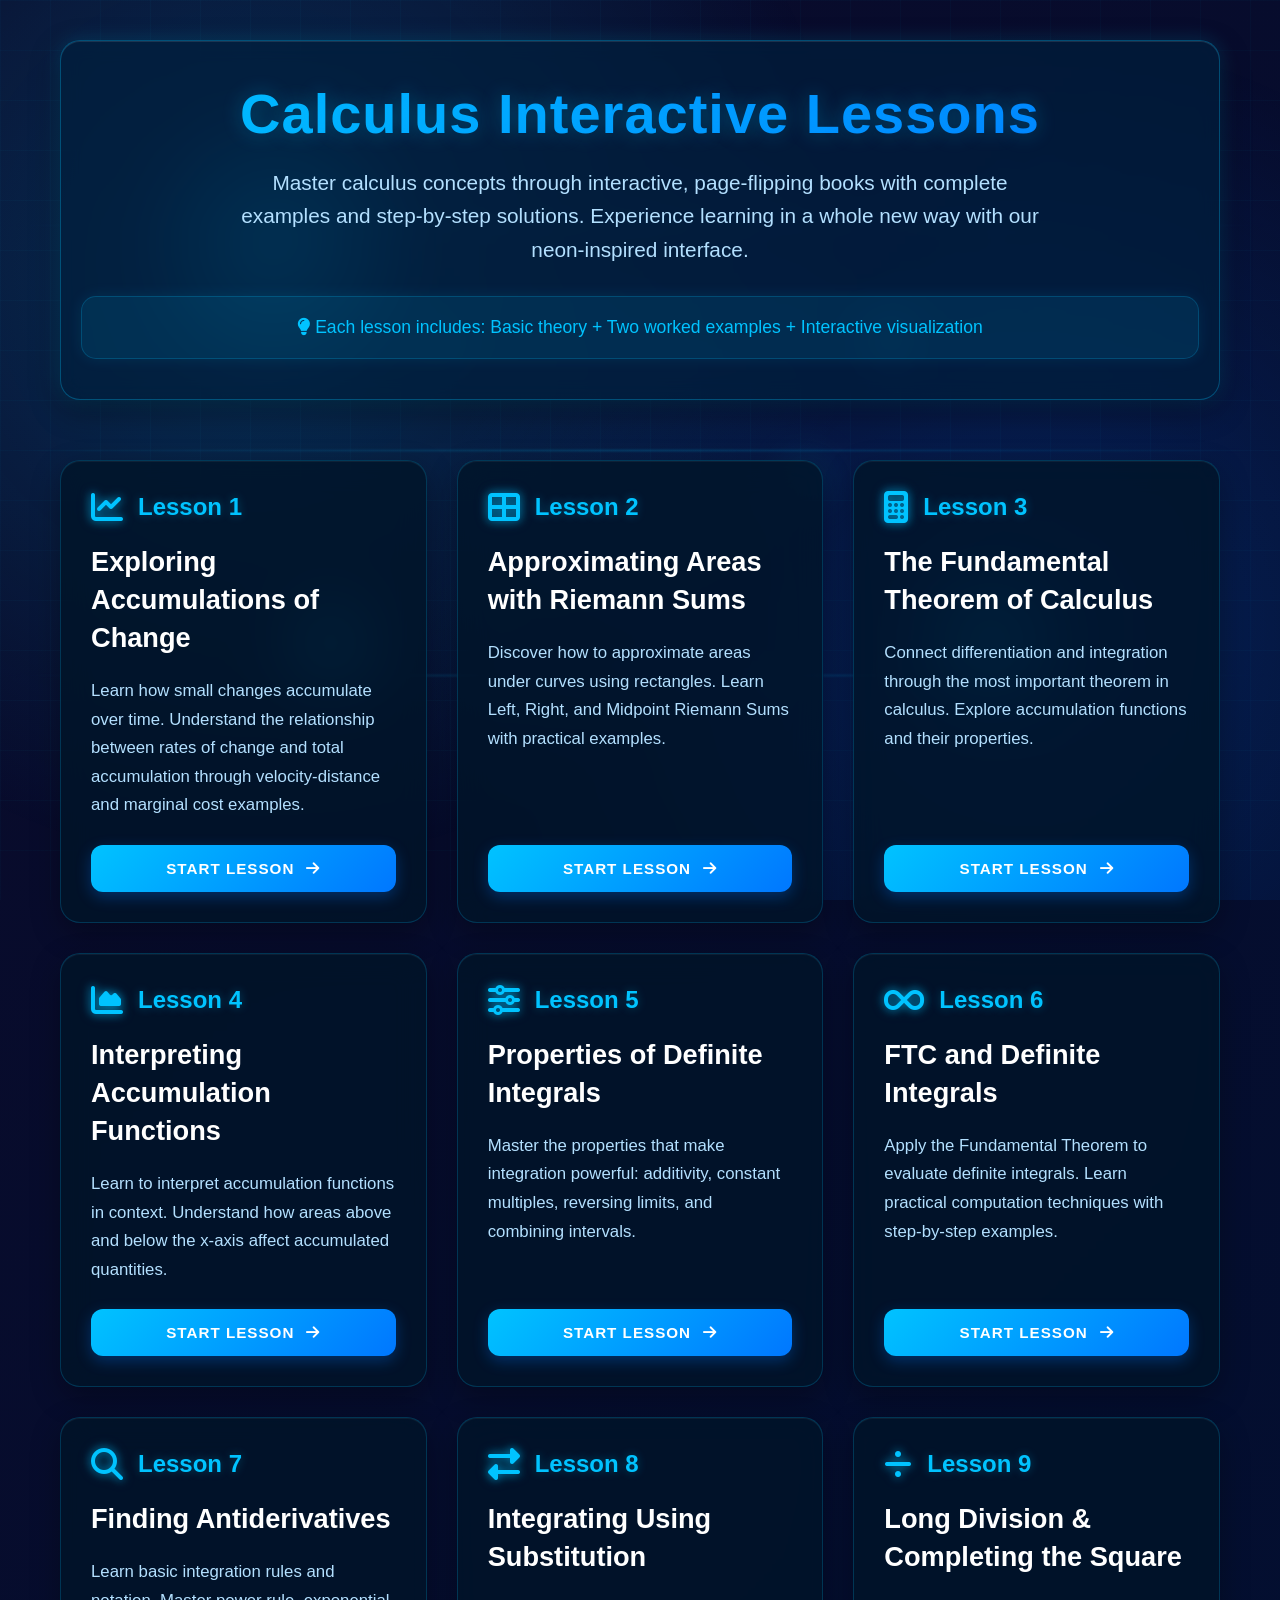
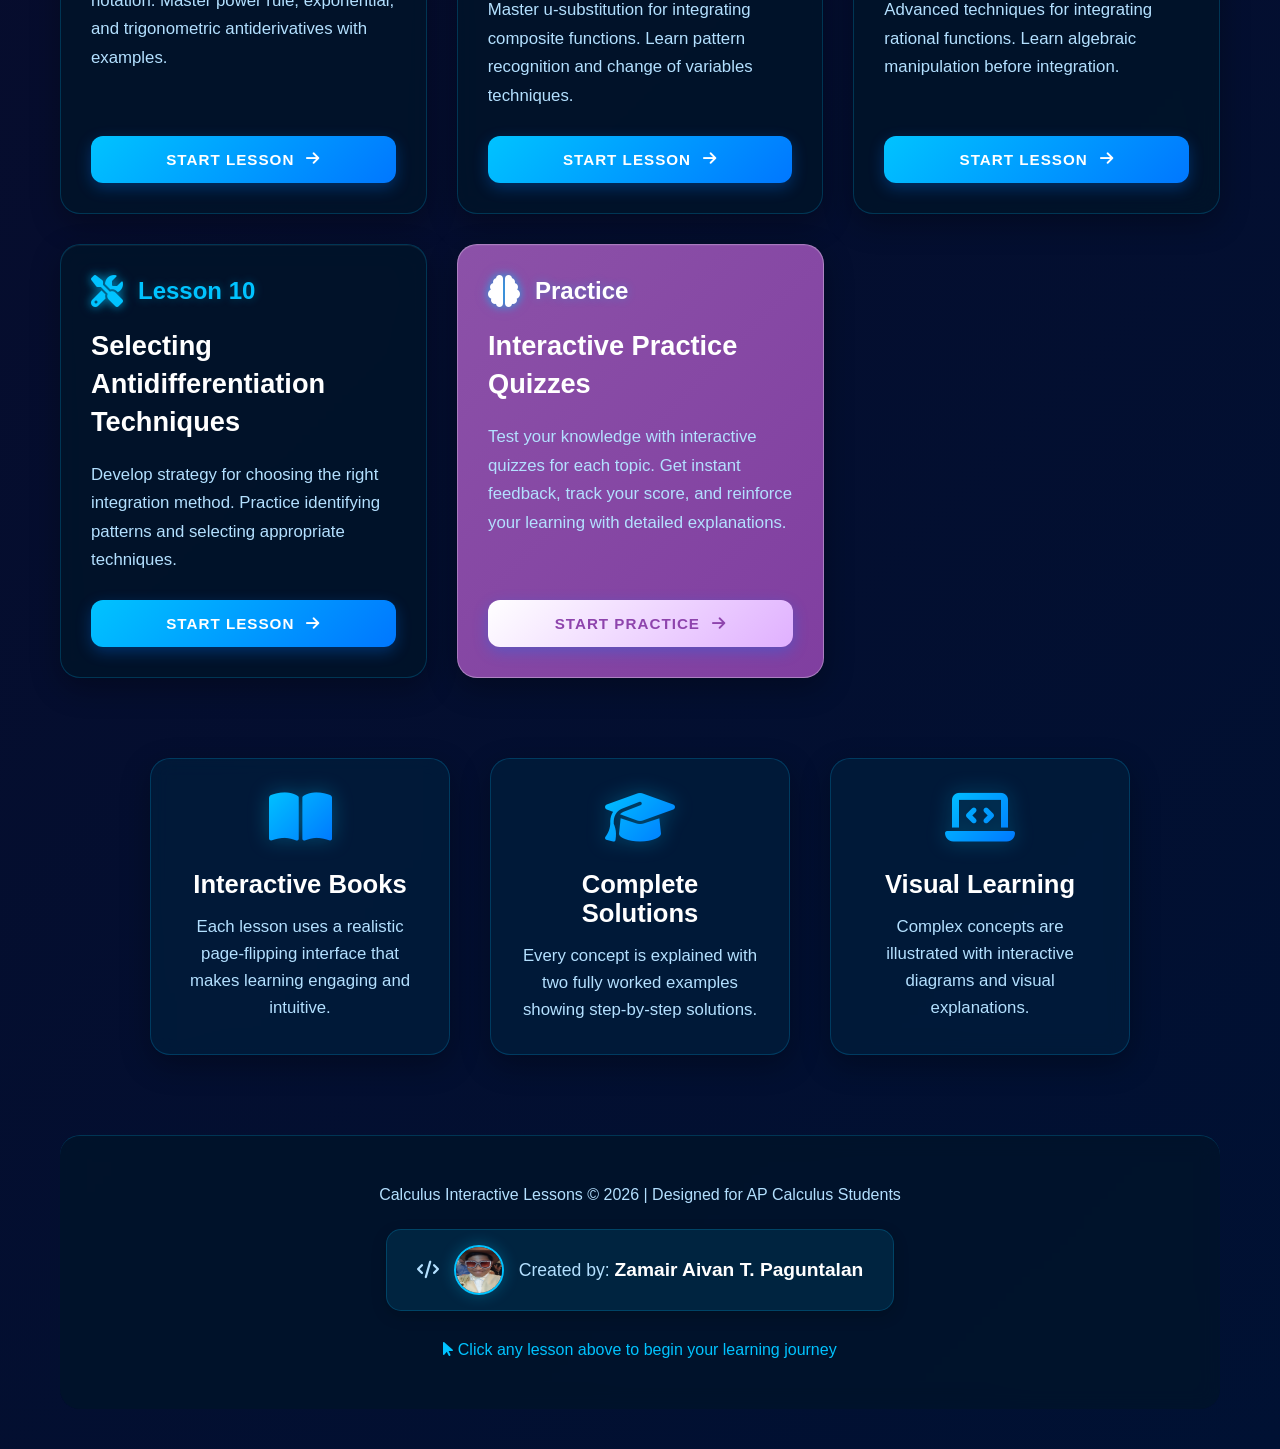
<file: index.html>
<!DOCTYPE html>
<html lang="en">
<head>
    <meta charset="UTF-8">
    <meta name="viewport" content="width=device-width, initial-scale=1.0">
    <title>Calculus Interactive Lessons</title>
    <link rel="stylesheet" href="./style.css">
    <link rel="stylesheet" href="https://cdnjs.cloudflare.com/ajax/libs/font-awesome/6.4.0/css/all.min.css">
</head>
<body>
    <div class="lessons-container">
        <div class="lessons-header">
            <h1>Calculus Interactive Lessons</h1>
            <p>Master calculus concepts through interactive, page-flipping books with complete examples and step-by-step solutions. Experience learning in a whole new way with our neon-inspired interface.</p>
            <div class="feature-highlight">
                <i class="fas fa-lightbulb"></i> Each lesson includes: Basic theory + Two worked examples + Interactive visualization
            </div>
        </div>
        
        <div class="lessons-grid">
            <a href="lesson1.html" class="lesson-card">
                <div class="lesson-number">
                    <i class="fas fa-chart-line"></i> Lesson 1
                </div>
                <div class="lesson-title">Exploring Accumulations of Change</div>
                <div class="lesson-description">
                    Learn how small changes accumulate over time. Understand the relationship between rates of change and total accumulation through velocity-distance and marginal cost examples.
                </div>
                <div class="lesson-link">
                    Start Lesson <i class="fas fa-arrow-right"></i>
                </div>
            </a>
            
            <a href="lesson2.html" class="lesson-card">
                <div class="lesson-number">
                    <i class="fas fa-th-large"></i> Lesson 2
                </div>
                <div class="lesson-title">Approximating Areas with Riemann Sums</div>
                <div class="lesson-description">
                    Discover how to approximate areas under curves using rectangles. Learn Left, Right, and Midpoint Riemann Sums with practical examples.
                </div>
                <div class="lesson-link">
                    Start Lesson <i class="fas fa-arrow-right"></i>
                </div>
            </a>
            
            <a href="lesson3.html" class="lesson-card">
                <div class="lesson-number">
                    <i class="fas fa-calculator"></i> Lesson 3
                </div>
                <div class="lesson-title">The Fundamental Theorem of Calculus</div>
                <div class="lesson-description">
                    Connect differentiation and integration through the most important theorem in calculus. Explore accumulation functions and their properties.
                </div>
                <div class="lesson-link">
                    Start Lesson <i class="fas fa-arrow-right"></i>
                </div>
            </a>
            
            <a href="lesson4.html" class="lesson-card">
                <div class="lesson-number">
                    <i class="fas fa-chart-area"></i> Lesson 4
                </div>
                <div class="lesson-title">Interpreting Accumulation Functions</div>
                <div class="lesson-description">
                    Learn to interpret accumulation functions in context. Understand how areas above and below the x-axis affect accumulated quantities.
                </div>
                <div class="lesson-link">
                    Start Lesson <i class="fas fa-arrow-right"></i>
                </div>
            </a>
            
            <a href="lesson5.html" class="lesson-card">
                <div class="lesson-number">
                    <i class="fas fa-sliders-h"></i> Lesson 5
                </div>
                <div class="lesson-title">Properties of Definite Integrals</div>
                <div class="lesson-description">
                    Master the properties that make integration powerful: additivity, constant multiples, reversing limits, and combining intervals.
                </div>
                <div class="lesson-link">
                    Start Lesson <i class="fas fa-arrow-right"></i>
                </div>
            </a>
            
            <a href="lesson6.html" class="lesson-card">
                <div class="lesson-number">
                    <i class="fas fa-infinity"></i> Lesson 6
                </div>
                <div class="lesson-title">FTC and Definite Integrals</div>
                <div class="lesson-description">
                    Apply the Fundamental Theorem to evaluate definite integrals. Learn practical computation techniques with step-by-step examples.
                </div>
                <div class="lesson-link">
                    Start Lesson <i class="fas fa-arrow-right"></i>
                </div>
            </a>
            
            <a href="lesson7.html" class="lesson-card">
                <div class="lesson-number">
                    <i class="fas fa-search"></i> Lesson 7
                </div>
                <div class="lesson-title">Finding Antiderivatives</div>
                <div class="lesson-description">
                    Learn basic integration rules and notation. Master power rule, exponential, and trigonometric antiderivatives with examples.
                </div>
                <div class="lesson-link">
                    Start Lesson <i class="fas fa-arrow-right"></i>
                </div>
            </a>
            
            <a href="lesson8.html" class="lesson-card">
                <div class="lesson-number">
                    <i class="fas fa-exchange-alt"></i> Lesson 8
                </div>
                <div class="lesson-title">Integrating Using Substitution</div>
                <div class="lesson-description">
                    Master u-substitution for integrating composite functions. Learn pattern recognition and change of variables techniques.
                </div>
                <div class="lesson-link">
                    Start Lesson <i class="fas fa-arrow-right"></i>
                </div>
            </a>
            
            <a href="lesson9.html" class="lesson-card">
                <div class="lesson-number">
                    <i class="fas fa-divide"></i> Lesson 9
                </div>
                <div class="lesson-title">Long Division & Completing the Square</div>
                <div class="lesson-description">
                    Advanced techniques for integrating rational functions. Learn algebraic manipulation before integration.
                </div>
                <div class="lesson-link">
                    Start Lesson <i class="fas fa-arrow-right"></i>
                </div>
            </a>
            
            <a href="lesson10.html" class="lesson-card">
                <div class="lesson-number">
                    <i class="fas fa-tools"></i> Lesson 10
                </div>
                <div class="lesson-title">Selecting Antidifferentiation Techniques</div>
                <div class="lesson-description">
                    Develop strategy for choosing the right integration method. Practice identifying patterns and selecting appropriate techniques.
                </div>
                <div class="lesson-link">
                    Start Lesson <i class="fas fa-arrow-right"></i>
                </div>
            </a>

            <a href="practice.html" class="lesson-card" style="background: linear-gradient(135deg, rgba(155, 89, 182, 0.9), rgba(142, 68, 173, 0.9));">
                <div class="lesson-number">
                    <i class="fas fa-brain"></i> Practice
                </div>
                <div class="lesson-title">Interactive Practice Quizzes</div>
                <div class="lesson-description">
                    Test your knowledge with interactive quizzes for each topic. Get instant feedback, track your score, and reinforce your learning with detailed explanations.
                </div>
                <div class="lesson-link" style="background: linear-gradient(135deg, #ffffff, #e0b0ff); color: #8e44ad;">
                    Start Practice <i class="fas fa-arrow-right"></i>
                </div>
            </a>
        </div>
        
        <div class="features">
            <div class="feature">
                <i class="fas fa-book-open"></i>
                <h3>Interactive Books</h3>
                <p>Each lesson uses a realistic page-flipping interface that makes learning engaging and intuitive.</p>
            </div>
            <div class="feature">
                <i class="fas fa-graduation-cap"></i>
                <h3>Complete Solutions</h3>
                <p>Every concept is explained with two fully worked examples showing step-by-step solutions.</p>
            </div>
            <div class="feature">
                <i class="fas fa-laptop-code"></i>
                <h3>Visual Learning</h3>
                <p>Complex concepts are illustrated with interactive diagrams and visual explanations.</p>
            </div>
        </div>
        
        <div class="footer">
            <p>Calculus Interactive Lessons © 2026 | Designed for AP Calculus Students</p>
            <div class="creator-credit">
                <i class="fas fa-code"></i> 
                <img src="aivan.jpg" alt="Aivan">
                <div>
                    Created by: <strong>Zamair Aivan T. Paguntalan</strong>
                </div>
            </div>
            <p style="margin-top: 30px; font-size: 1rem; color: #00c3ff;">
                <i class="fas fa-mouse-pointer"></i> Click any lesson above to begin your learning journey
            </p>
        </div>
    </div>
    
    <script src="./script.js"></script>
</body>

</html>
</file>
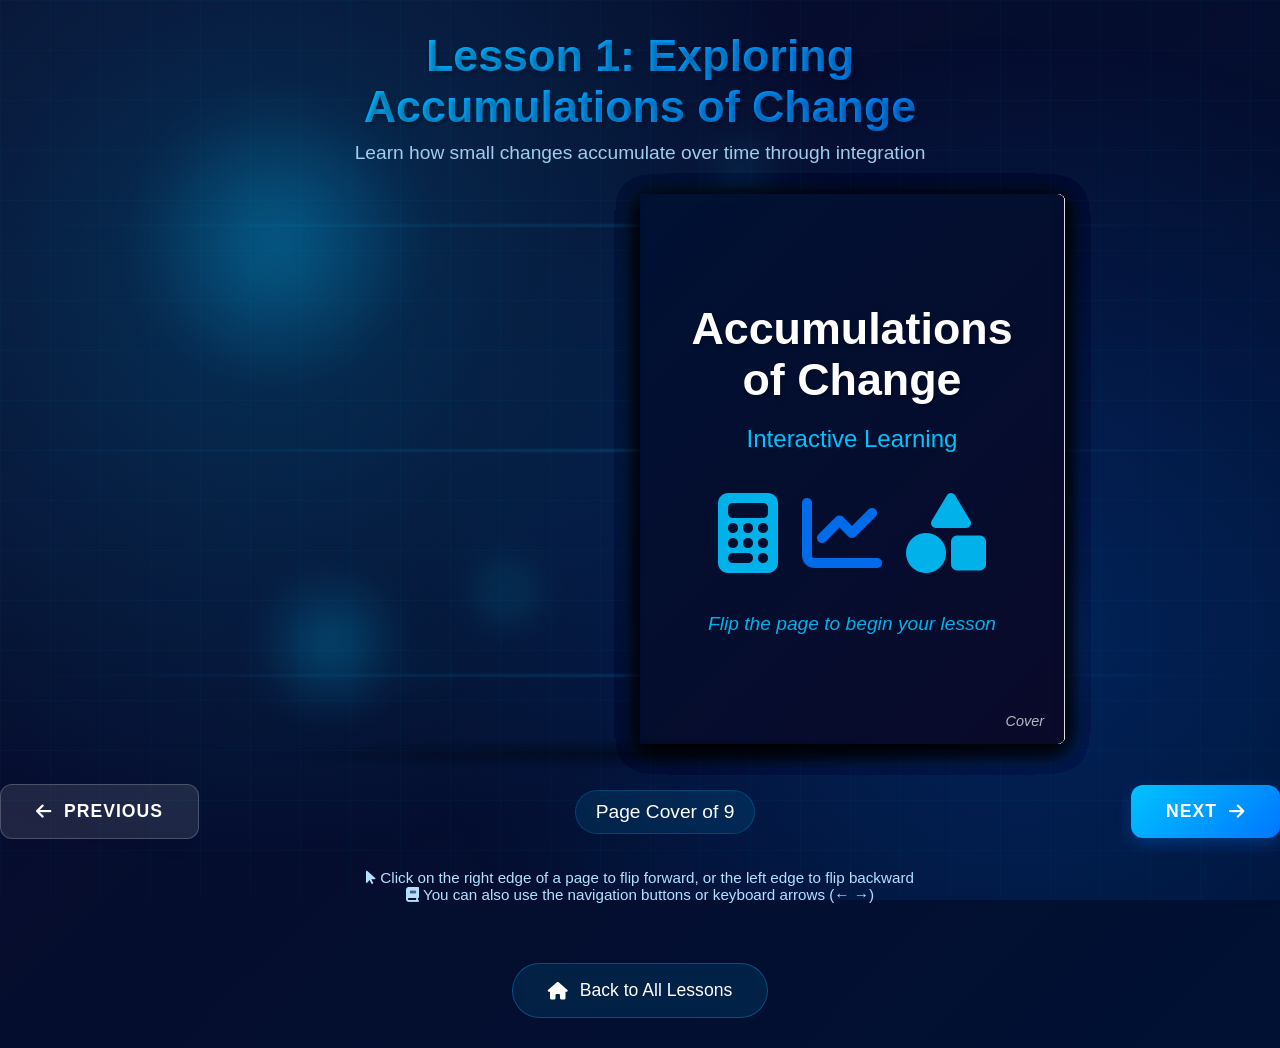
<file: lesson1.html>
<!DOCTYPE html>
<html lang="en">
<head>
    <meta charset="UTF-8">
    <meta name="viewport" content="width=device-width, initial-scale=1.0">
    <title>Lesson 1: Accumulations of Change</title>
    <link rel="stylesheet" href="./style.css">
    <link rel="stylesheet" href="https://cdnjs.cloudflare.com/ajax/libs/font-awesome/6.4.0/css/all.min.css">
</head>
<body>
    <div class="header">
        <h1>Lesson 1: Exploring Accumulations of Change</h1>
        <p>Learn how small changes accumulate over time through integration</p>
    </div>
    
    <div class="book-wrapper">
        <div class="book-container">
            <div class="book" id="book"></div>
            <div class="book-shadow"></div>
        </div>
    </div>
    
    <div class="controls">
        <button class="btn" id="prev-btn">
            <i class="fas fa-arrow-left"></i> Previous
        </button>
        
        <div class="page-indicator">
            Page <span id="current-page">1</span> of <span id="total-pages">8</span>
        </div>
        
        <button class="btn" id="next-btn">
            Next <i class="fas fa-arrow-right"></i>
        </button>
    </div>
    
    <div class="instructions">
        <p><i class="fas fa-mouse-pointer"></i> Click on the right edge of a page to flip forward, or the left edge to flip backward</p>
        <p><i class="fas fa-book"></i> You can also use the navigation buttons or keyboard arrows (← →)</p>
    </div>
    
    <div class="back-to-index">
        <a href="index.html">
            <i class="fas fa-home"></i> Back to All Lessons
        </a>
    </div>

    <script src="./script.js"></script>
    <script>
        // Lesson 1 content - Accumulations of Change
        const lesson1Pages = [
            {
                bookTitle: "Accumulations of Change",
                title: "Introduction: Accumulations of Changes",
                content: `<p>The idea of <strong>accumulations of changes</strong> is one of the most powerful concepts in mathematics. It helps us answer this fundamental question:</p>
                <div class="math-example">
                    <p><strong>If you know HOW FAST something is changing, can you figure out HOW MUCH total change has happened?</strong></p>
                </div>
                <h3>Think of it like this:</h3>
                <p>1. <strong>Rate of change</strong> = speed, cost per item, growth per day, etc.<br>
                   &nbsp;&nbsp;&nbsp;(How fast something is piling up or being used)</p>
                <p>2. <strong>Small change</strong> = rate × a tiny bit of time (or quantity)<br>
                   &nbsp;&nbsp;&nbsp;Example: If speed is 60 mph for 0.1 hour, distance added = 60 × 0.1 = 6 miles</p>
                <p>3. <strong>Accumulation</strong> = Add up <em>all</em> those small changes<br>
                   &nbsp;&nbsp;&nbsp;This adding-up is what <strong>integration</strong> does in calculus</p>
                <h3>Visual Example</h3>
                <p>Imagine a car's speedometer (rate of change). The odometer (total distance) is just the <strong>accumulation of all speed × time slices</strong>. Integration is the math version of the odometer's job.</p>`
            },
            {
                title: "Example 1: Distance from Speed",
                content: `<h3>Problem:</h3>
                <p>A car moves with velocity <em>v(t) = 2t</em> (in meters/second), where <em>t</em> is time in seconds. Find the distance traveled between <em>t = 0</em> and <em>t = 5</em> seconds.</p>
                
                <div class="math-example">
                    <h3>Step 1 — Understand the accumulation idea</h3>
                    <p>Velocity is the <strong>rate of change</strong> of position.<br>
                    Small change in position over a tiny time interval <em>dt</em> is:<br>
                    <div class="formula">d(distance) = v(t) × dt</div></p>
                    <p>To accumulate (add up) all these small position changes from <em>t = 0</em> to <em>t = 5</em> means <strong>integrating v(t)</strong>.</p>
                </div>
                
                <div class="math-example">
                    <h3>Step 2 — Set up the integral</h3>
                    <div class="formula">Distance = ∫<sub>0</sub><sup>5</sup> v(t) dt = ∫<sub>0</sub><sup>5</sup> 2t dt</div>
                </div>
                
                <div class="math-example">
                    <h3>Step 3 — Evaluate</h3>
                    <div class="formula">∫ 2t dt = t² + C</div>
                    <p>So:</p>
                    <div class="formula">[t²]<sub>0</sub><sup>5</sup> = 5² - 0² = 25</div>
                </div>
                
                <h3>Step 4 — Interpret</h3>
                <p>The accumulated distance traveled = <strong>25 meters</strong>.</p>
                <p>This is a basic example: <strong>rate of change (velocity) integrated over time → net accumulation (distance)</strong>.</p>`
            },
            {
                title: "Example 2: Total Cost from Marginal Cost",
                content: `<h3>Problem:</h3>
                <p>A factory's <strong>marginal cost</strong> <em>C'(x)</em> (in dollars per item) to produce the <em>x</em>-th item is <em>C'(x) = 50 - 0.1x</em>. Find the total increase in cost from producing 10 items to producing 40 items.</p>
                
                <div class="math-example">
                    <h3>Step 1 — Understand the accumulation idea</h3>
                    <p>Marginal cost is the <strong>derivative</strong> of total cost <em>C(x)</em> with respect to number of items <em>x</em>.<br>
                    The extra cost for an additional <em>dx</em> items ≈ <em>C'(x) × dx</em>.<br>
                    Accumulating from <em>x = 10</em> to <em>x = 40</em> gives the increase in total cost over that range.</p>
                </div>
                
                <div class="math-example">
                    <h3>Step 2 — Set up the integral</h3>
                    <div class="formula">Increase in total cost = ∫<sub>10</sub><sup>40</sup> C'(x) dx = ∫<sub>10</sub><sup>40</sup> (50 - 0.1x) dx</div>
                </div>
                
                <div class="math-example">
                    <h3>Step 3 — Evaluate</h3>
                    <div class="formula">∫ (50 - 0.1x) dx = 50x - 0.1 × (x²/2) + k = 50x - 0.05x² + k</div>
                    <p>Evaluate definite integral:</p>
                    <div class="formula">[50x - 0.05x²]<sub>10</sub><sup>40</sup></div>
                    <p>First at <em>x = 40</em>:<br>
                    50(40) - 0.05(1600) = 2000 - 80 = 1920</p>
                    <p>Then at <em>x = 10</em>:<br>
                    50(10) - 0.05(100) = 500 - 5 = 495</p>
                    <p>Subtract:</p>
                    <div class="formula">1920 - 495 = 1425</div>
                </div>
                
                <h3>Step 4 — Interpret</h3>
                <p>Total additional cost going from production level 10 items to 40 items = <strong>$1,425</strong>.</p>
                <p>Again: <strong>rate of change (marginal cost) integrated over quantity → total accumulation (cost increase)</strong>.</p>`
            },
            {
    title: "Example 3: Piecewise Constant Velocity",
    content: `<h3>Graphical Problem:</h3>
    <p>Velocity <em>v(t)</em> (m/s) vs. time <em>t</em> (s) is piecewise constant:</p>
    <div class="formula">
        <div style="text-align: center; font-family: 'Cambria Math', serif;">
            v(t) = 
            <table style="display: inline-table; vertical-align: middle; margin: 0 10px;">
                <tr>
                    <td style="border-left: 2px solid #333; border-right: 2px solid #333; padding: 0 10px; text-align: center;">2</td>
                    <td style="padding-left: 10px;">0 ≤ t < 3</td>
                </tr>
                <tr>
                    <td style="border-left: 2px solid #333; border-right: 2px solid #333; padding: 0 10px; text-align: center;">-1</td>
                    <td style="padding-left: 10px;">3 ≤ t < 7</td>
                </tr>
                <tr>
                    <td style="border-left: 2px solid #333; border-right: 2px solid #333; padding: 0 10px; text-align: center;">0</td>
                    <td style="padding-left: 10px;">t ≥ 7</td>
                </tr>
            </table>
        </div>
    </div>
    <p>Initial position: <em>x(0) = 1 m</em>.<br>Find position at <em>t = 7 s</em>.</p>
    
    <!-- Rest of the content remains the same -->
    <div class="math-example">
        <h3>Step 1 — Graphical interpretation</h3>
        <p>The graph has horizontal segments:<br>
        • From t=0 to 3: rectangle height 2 (positive)<br>
        • From t=3 to 7: rectangle height -1 (negative)<br>
        • After t=7: height 0</p>
        <p>Position change = area under v(t) curve (signed area).</p>
    </div>
    
    <div class="math-example">
        <h3>Step 2 — Calculate accumulated change</h3>
        <div class="formula">Δx = ∫<sub>0</sub><sup>7</sup> v(t) dt</div>
        <p>For piecewise constant function:</p>
        <div class="formula">
            ∫<sub>0</sub><sup>3</sup> 2 dt = 2 × 3 = 6<br>
            ∫<sub>3</sub><sup>7</sup> (-1) dt = (-1) × 4 = -4
        </div>
        <div class="formula">Δx = 6 + (-4) = 2 m</div>
    </div>
    
    <div class="math-example">
        <h3>Step 3 — Add initial position</h3>
        <div class="formula">x(7) = x(0) + Δx = 1 + 2 = 3 m</div>
    </div>
    
    <h3>Step 4 — Interpret graphically</h3>
    <p>The net area under the velocity graph = 2 m of forward motion.<br>
    Initial position adds 1 m, so final position = 3 m from origin.</p>
    <p><strong>Key Insight:</strong> Areas above t-axis add; areas below subtract.</p>`
},
            {
                title: "Example 4: Triangular Rate Function",
                content: `<h3>Graphical Problem:</h3>
                <p>Water flows into a tank at rate <em>f(t)</em> (L/min) with triangular graph:</p>
                <div class="formula">
                • f(0) = 0<br>
                • Increases linearly to f(4) = 8<br>
                • Decreases linearly to f(10) = 0
                </div>
                <p>Tank starts empty. How much water at t = 10 min?</p>
                
                <div class="math-example">
                    <h3>Step 1 — Understand the graph shape</h3>
                    <p>The rate graph forms a triangle:<br>
                    • Peak at t=4, f=8<br>
                    • Base from t=0 to t=10<br>
                    Total volume = area under f(t) curve.</p>
                </div>
                
                <div class="math-example">
                    <h3>Step 2 — Calculate area in two parts</h3>
                    <p><strong>From t=0 to t=4:</strong> Right triangle, base=4, height=8</p>
                    <div class="formula">Area₁ = ½ × 4 × 8 = 16 L</div>
                    
                    <p><strong>From t=4 to t=10:</strong> Right triangle, base=6, height=8</p>
                    <div class="formula">Area₂ = ½ × 6 × 8 = 24 L</div>
                    
                    <p>Or recognize whole triangle: base=10, height=8</p>
                    <div class="formula">Total area = ½ × 10 × 8 = 40 L</div>
                </div>
                
                <div class="math-example">
                    <h3>Step 3 — Alternative calculus method</h3>
                    <p>For t=0 to 4: f(t) = 2t (slope = 8/4 = 2)</p>
                    <div class="formula">∫<sub>0</sub><sup>4</sup> 2t dt = [t²]<sub>0</sub><sup>4</sup> = 16</div>
                    
                    <p>For t=4 to 10: f(t) = 8 - (4/3)(t-4) (slope = -8/6 = -4/3)</p>
                    <div class="formula">∫<sub>4</sub><sup>10</sup> [8 - (4/3)(t-4)] dt</div>
                    <p>Let u = t-4, then:</p>
                    <div class="formula">∫<sub>0</sub><sup>6</sup> [8 - (4/3)u] du = [8u - (2/3)u²]<sub>0</sub><sup>6</sup><br>
                    = 48 - 24 = 24</div>
                </div>
                
                <h3>Step 4 — Total accumulation</h3>
                <div class="formula">V(10) = 16 + 24 = 40 L</div>
                <p><strong>Visual takeaway:</strong> The area under the triangular rate graph gives total accumulated water.</p>`
            },
            {
                title: "The Fundamental Connection",
                content: `<h3>Rate of Change ↔ Accumulation</h3>
                <p>These examples reveal the beautiful symmetry in calculus:</p>
                
                <div class="math-example">
                    <h3>Derivative (Differentiation)</h3>
                    <div class="formula">Given: Total amount<br>
                    Find: Rate of change</div>
                    <p><strong>Example:</strong> From distance function → find velocity</p>
                </div>
                
                <div class="math-example">
                    <h3>Integral (Integration)</h3>
                    <div class="formula">Given: Rate of change<br>
                    Find: Total accumulation</div>
                    <p><strong>Example:</strong> From velocity → find distance traveled</p>
                </div>
                
                <h3>The Fundamental Theorem of Calculus</h3>
                <p>This connection is formalized in one of the most important theorems in mathematics:</p>
                <div class="formula">∫<sub>a</sub><sup>b</sup> f'(x) dx = f(b) - f(a)</div>
                <p>In words: <em>The accumulation of the rate of change of f from a to b equals the total change in f from a to b.</em></p>
                
                <h3>Real-World Applications</h3>
                <p>This idea appears everywhere:</p>
                <p>• <strong>Physics:</strong> Velocity → Distance; Acceleration → Velocity</p>
                <p>• <strong>Economics:</strong> Marginal cost → Total cost; Marginal revenue → Total revenue</p>
                <p>• <strong>Biology:</strong> Growth rate → Total population</p>
                <p>• <strong>Engineering:</strong> Flow rate → Total volume</p>`
            },
            {
                title: "Visualizing Accumulation",
                content: `<h3>The Area Interpretation</h3>
                <p>Integration as accumulation has a beautiful geometric interpretation:</p>
                
                <div class="math-example">
                    <h3>Area Under a Curve</h3>
                    <p>The integral ∫<sub>a</sub><sup>b</sup> f(x) dx represents the <strong>area under the curve y = f(x)</strong> from x = a to x = b.</p>
                    <p>Why? Because each thin rectangle has area = height × width = f(x) × dx. Adding up all these rectangles gives the total area (total accumulation).</p>
                </div>
                
                <h3>Example Revisited: Distance from Speed</h3>
                <p>For <em>v(t) = 2t</em>:</p>
                <p>The area under the velocity curve from t=0 to t=5 is a triangle:</p>
                <div class="formula">Area = ½ × base × height = ½ × 5 × 10 = 25</div>
                <p>This matches our calculation! The area under the velocity curve equals the distance traveled.</p>
                
                <div class="math-example">
                    <h3>Key Insight</h3>
                    <p><strong>Integration = Adding up infinitely many infinitely thin rectangles</strong><br>
                    This solves the accumulation problem precisely.</p>
                </div>
                
                <h3>Net vs. Total Accumulation</h3>
                <p>Important distinction:</p>
                <p>• <strong>Net accumulation:</strong> ∫<sub>a</sub><sup>b</sup> f(x) dx (can be positive or negative)</p>
                <p>• <strong>Total accumulation:</strong> ∫<sub>a</sub><sup>b</sup> |f(x)| dx (always positive, sum of all changes)</p>
                <p>Example: If velocity goes negative (moving backward), net distance might be less than total distance traveled.</p>`
            },
            {
                title: "Summary and Practice",
                content: `<h3>Core Principle</h3>
                <div class="math-example">
                    <p><strong>Rate of Change → Integrated over interval → Total Accumulation</strong></p>
                </div>
                
                <h3>Step-by-Step Process</h3>
                <p>1. <strong>Identify the rate function</strong> (what's changing per unit)</p>
                <p>2. <strong>Set up the integral</strong> over the interval of interest</p>
                <p>3. <strong>Evaluate the integral</strong> (find the antiderivative)</p>
                <p>4. <strong>Interpret the result</strong> in context</p>
                
                <h3>Try It Yourself</h3>
                <div class="math-example">
                    <p><strong>Practice Problem 1:</strong><br>
                    Water flows into a tank at rate <em>r(t) = 3t²</em> liters/minute. How much water accumulates from t=1 to t=4 minutes?</p>
                    <p><em>Hint: Accumulation = ∫<sub>1</sub><sup>4</sup> 3t² dt</em></p>
                </div>
                
                <div class="math-example">
                    <p><strong>Practice Problem 2:</strong><br>
                    A population grows at rate <em>P'(t) = 100e<sup>0.02t</sup></em> people/year. Find the total population growth from year 0 to year 10.</p>
                </div>
                
                <h3>Key Formulas</h3>
                <div class="formula">Distance from velocity: ∫ v(t) dt</div>
                <div class="formula">Total cost from marginal cost: ∫ C'(x) dx</div>
                <div class="formula">Net change from rate: ∫<sub>a</sub><sup>b</sup> f'(x) dx = f(b) - f(a)</div>
                
                <p>Remember: Integration turns "how fast" into "how much" by accumulating all the tiny changes.</p>`
            }
        ];

        // Initialize the book with Lesson 1 content
        document.addEventListener('DOMContentLoaded', function() {
            initBook(lesson1Pages);
        });
    </script>
</body>

</html>
</file>
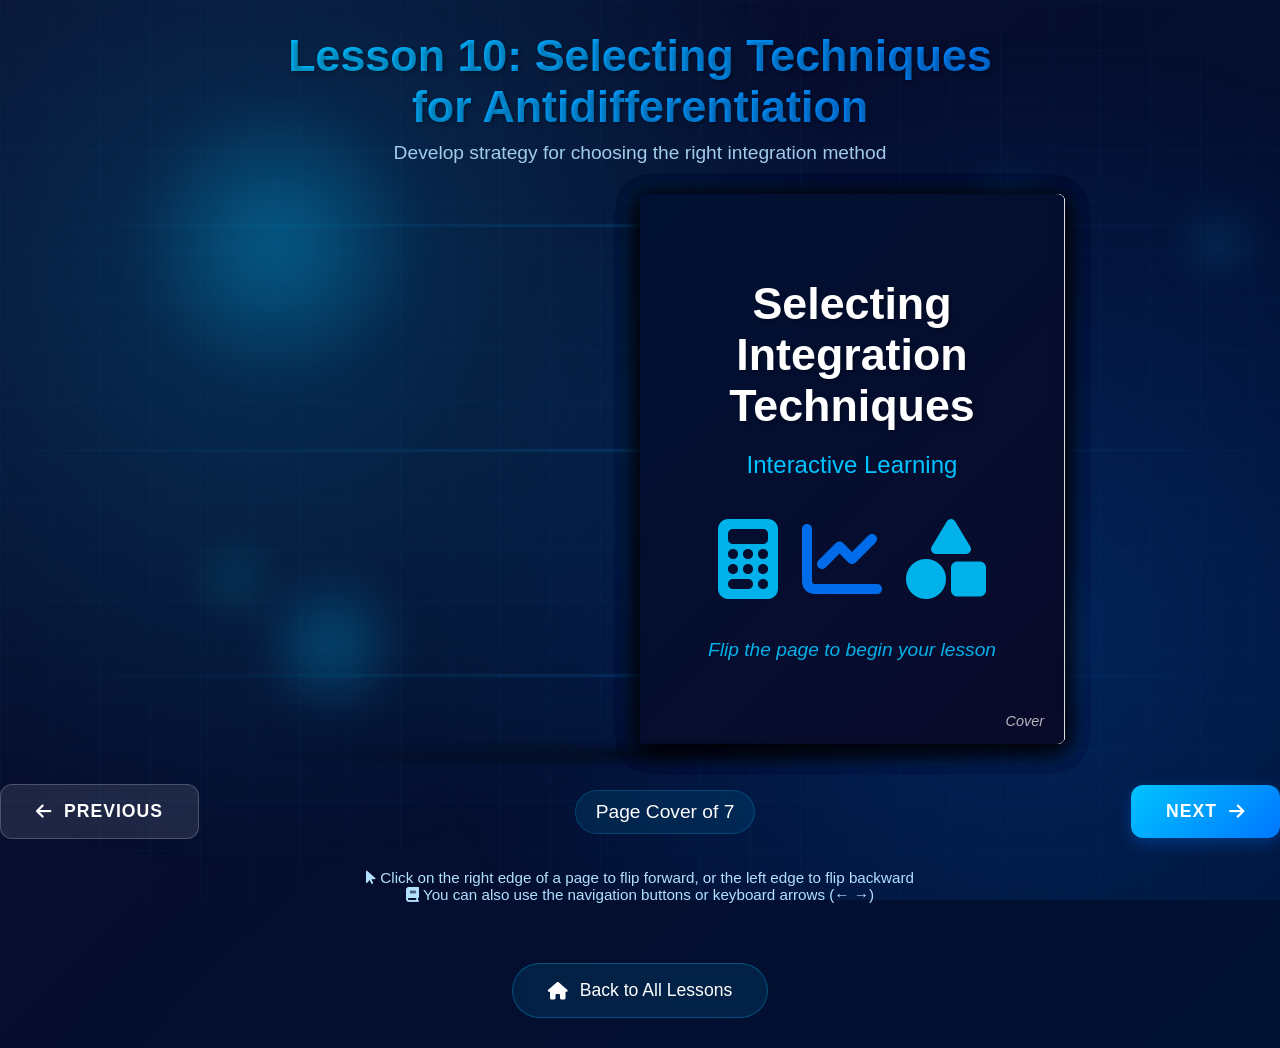
<file: lesson10.html>
<!DOCTYPE html>
<html lang="en">
<head>
    <meta charset="UTF-8">
    <meta name="viewport" content="width=device-width, initial-scale=1.0">
    <title>Lesson 10: Selecting Antidifferentiation Techniques</title>
    <link rel="stylesheet" href="style.css">
    <link rel="stylesheet" href="https://cdnjs.cloudflare.com/ajax/libs/font-awesome/6.4.0/css/all.min.css">
</head>
<body>
    <div class="header">
        <h1>Lesson 10: Selecting Techniques for Antidifferentiation</h1>
        <p>Develop strategy for choosing the right integration method</p>
    </div>
    
    <div class="book-wrapper">
        <div class="book-container">
            <div class="book" id="book"></div>
            <div class="book-shadow"></div>
        </div>
    </div>
    
    <div class="controls">
        <button class="btn" id="prev-btn">
            <i class="fas fa-arrow-left"></i> Previous
        </button>
        
        <div class="page-indicator">
            Page <span id="current-page">1</span> of <span id="total-pages">6</span>
        </div>
        
        <button class="btn" id="next-btn">
            Next <i class="fas fa-arrow-right"></i>
        </button>
    </div>
    
    <div class="instructions">
        <p><i class="fas fa-mouse-pointer"></i> Click on the right edge of a page to flip forward, or the left edge to flip backward</p>
        <p><i class="fas fa-book"></i> You can also use the navigation buttons or keyboard arrows (← →)</p>
    </div>
    
    <div class="back-to-index">
        <a href="index.html">
            <i class="fas fa-home"></i> Back to All Lessons
        </a>
    </div>

    <script src="script.js"></script>
    <script>
        // Lesson 10 content - Selecting Techniques
        const lesson10Pages = [
            {
                bookTitle: "Selecting Integration Techniques",
                title: "The Integration Strategy",
                content: `<h3>Choosing the Right Tool</h3>
                <p>Integration is like a toolbox – you need to select the right tool for each problem. A systematic approach saves time and avoids frustration.</p>
                
                <div class="math-example">
                    <h3>Integration Decision Tree</h3>
                    <p>1. <strong>Simplify</strong> if possible (algebra, trig identities)<br>
                    2. <strong>Look for basic antiderivative</strong> (power rule, eˣ, sin/cos)<br>
                    3. <strong>Try u-substitution</strong> (look for function and its derivative)<br>
                    4. <strong>Consider special techniques</strong> based on form:<br>
                    &nbsp;&nbsp;&nbsp;• Rational function → Long division, partial fractions<br>
                    &nbsp;&nbsp;&nbsp;• Quadratic in denominator → Complete square<br>
                    &nbsp;&nbsp;&nbsp;• Product of functions → Integration by parts<br>
                    &nbsp;&nbsp;&nbsp;• Trig powers → Trig identities<br>
                    5. <strong>Try again</strong> with different approach if stuck</p>
                </div>
                
                <h3>Key Questions to Ask</h3>
                <p>1. Can I integrate this directly using basic rules?<br>
                2. Is there a composite function with its derivative present?<br>
                3. Is this a rational function? If so, is it proper?<br>
                4. Does it involve trigonometric functions?<br>
                5. Is there a product of different function types?</p>
                
                <h3>Common Patterns to Recognize</h3>
                <div class="math-example">
                    <p>∫ f(g(x))·g'(x) dx → <strong>u-substitution</strong> (u = g(x))</p>
                    <p>∫ P(x)/Q(x) dx, deg(P) ≥ deg(Q) → <strong>Long division</strong> first</p>
                    <p>∫ 1/(ax² + bx + c) dx, irreducible → <strong>Complete square</strong></p>
                    <p>∫ sinᵐ x cosⁿ x dx → <strong>Trig identities</strong></p>
                    <p>∫ u dv where u and dv are different types → <strong>Integration by parts</strong></p>
                </div>
                
                <h3>Verification is Key</h3>
                <p>Always check your answer by differentiation. If it doesn't work, you may have chosen the wrong technique or made an algebraic error.</p>
                
                <h3>Example Preview</h3>
                <p>∫ x·eˣ² dx<br>
                Pattern: eˣ² is composite, derivative of x² is 2x, we have x dx<br>
                → u-substitution with u = x², adjust constant</p>`
            },
            {
                title: "Example 1: Strategic Approach",
                content: `<h3>Problem:</h3>
                <p>Find ∫ (x³ + x)/(x² + 1) dx</p>
                
                <div class="math-example">
                    <h3>Step 1 — Analyze the integral</h3>
                    <p>We have a rational function: P(x) = x³ + x, Q(x) = x² + 1<br>
                    deg(P) = 3, deg(Q) = 2<br>
                    Since deg(P) ≥ deg(Q), we need long division first.</p>
                </div>
                
                <div class="math-example">
                    <h3>Step 2 — Perform long division</h3>
                    <div class="formula">(x³ + x) ÷ (x² + 1) = x<br>
                    Because x(x² + 1) = x³ + x</div>
                    <p>So: (x³ + x)/(x² + 1) = x with remainder 0!</p>
                    <div class="formula">(x³ + x)/(x² + 1) = x</div>
                </div>
                
                <div class="math-example">
                    <h3>Step 3 — Rewrite the integral</h3>
                    <div class="formula">∫ (x³ + x)/(x² + 1) dx = ∫ x dx</div>
                </div>
                
                <div class="math-example">
                    <h3>Step 4 — Integrate</h3>
                    <div class="formula">∫ x dx = x²/2 + C</div>
                </div>
                
                <div class="math-example">
                    <h3>Step 5 — Verify</h3>
                    <div class="formula">d/dx [x²/2 + C] = x</div>
                    <p>But wait, we need to check if x = (x³ + x)/(x² + 1):</p>
                    <div class="formula">x = x(x² + 1)/(x² + 1) = (x³ + x)/(x² + 1) ✓</div>
                </div>
                
                <h3>Alternative Approach (without long division)</h3>
                <p>Recognize pattern: numerator is x(x² + 1)</p>
                <div class="formula">∫ (x³ + x)/(x² + 1) dx = ∫ x(x² + 1)/(x² + 1) dx = ∫ x dx</div>
                <p>Sometimes simplification beats long division!</p>
                
                <h3>Key Insight</h3>
                <p>Always look for cancellation or simplification before applying techniques. Here, factoring revealed a simple cancellation.</p>
                
                <div class="math-example">
                    <h3>What if we tried substitution?</h3>
                    <p>Let u = x² + 1, then du = 2x dx<br>
                    But we have x³ + x = x(x² + 1) in numerator.<br>
                    This gives ∫ x(x² + 1)/(x² + 1) dx = ∫ x dx anyway.</p>
                    <p>Multiple valid approaches often exist!</p>
                </div>
                
                <h3>Problem-Solving Strategy</h3>
                <p>1. <strong>Simplify</strong> (algebra, factoring, identities)<br>
                2. <strong>Recognize patterns</strong> (composite functions, derivatives)<br>
                3. <strong>Choose technique</strong> based on pattern<br>
                4. <strong>Execute carefully</strong><br>
                5. <strong>Verify answer</strong></p>`
            },
            {
                title: "Example 2: Multiple Techniques",
                content: `<h3>Problem:</h3>
                <p>Find ∫ x·√(x + 1) dx</p>
                
                <div class="math-example">
                    <h3>Step 1 — Analyze possible approaches</h3>
                    <p>Approach 1: <strong>Direct substitution</strong><br>
                    Let u = x + 1, then x = u - 1, dx = du</p>
                    <p>Approach 2: <strong>Algebraic manipulation then substitution</strong><br>
                    Let u = √(x + 1), then x = u² - 1, dx = 2u du</p>
                    <p>Both should work! Let's try both.</p>
                </div>
                
                <div class="math-example">
                    <h3>Approach 1: u = x + 1</h3>
                    <div class="formula">Let u = x + 1, then x = u - 1, dx = du</div>
                    <div class="formula">∫ x·√(x + 1) dx = ∫ (u - 1)·√u du = ∫ (u - 1)·u¹/² du</div>
                    <div class="formula">= ∫ (u³/² - u¹/²) du = u⁵/²/(5/2) - u³/²/(3/2) + C</div>
                    <div class="formula">= (2/5)u⁵/² - (2/3)u³/² + C</div>
                    <div class="formula">= (2/5)(x + 1)⁵/² - (2/3)(x + 1)³/² + C</div>
                </div>
                
                <div class="math-example">
                    <h3>Approach 2: u = √(x + 1)</h3>
                    <div class="formula">Let u = √(x + 1), then u² = x + 1, so x = u² - 1<br>
                    Also, dx = 2u du</div>
                    <div class="formula">∫ x·√(x + 1) dx = ∫ (u² - 1)·u·(2u du) = ∫ (u² - 1)·2u² du</div>
                    <div class="formula">= 2∫ (u⁴ - u²) du = 2[u⁵/5 - u³/3] + C</div>
                    <div class="formula">= (2/5)u⁵ - (2/3)u³ + C = (2/5)(√(x + 1))⁵ - (2/3)(√(x + 1))³ + C</div>
                    <div class="formula">= (2/5)(x + 1)⁵/² - (2/3)(x + 1)³/² + C</div>
                </div>
                
                <div class="math-example">
                    <h3>Step 2 — Compare results</h3>
                    <p>Both approaches give the same answer! ✓</p>
                </div>
                
                <div class="math-example">
                    <h3>Step 3 — Verify by differentiation</h3>
                    <div class="formula">d/dx [(2/5)(x + 1)⁵/² - (2/3)(x + 1)³/² + C]<br>
                    = (2/5)·(5/2)(x + 1)³/² - (2/3)·(3/2)(x + 1)¹/²<br>
                    = (x + 1)³/² - (x + 1)¹/²</div>
                    <div class="formula">= (x + 1)¹/²[(x + 1) - 1] = (x + 1)¹/²·x = x√(x + 1) ✓</div>
                </div>
                
                <h3>Key Lesson</h3>
                <p>Many integrals can be solved multiple ways. The "best" method is often:<br>
                1. The one you think of first<br>
                2. The one that leads to simpler algebra<br>
                3. The one that generalizes to similar problems</p>
                
                <div class="math-example">
                    <h3>Which approach is better?</h3>
                    <p><strong>Approach 1 (u = x + 1):</strong> Straightforward, less algebra<br>
                    <strong>Approach 2 (u = √(x + 1)):</strong> Eliminates radical immediately</p>
                    <p>Both are valid. With experience, you'll develop preferences.</p>
                </div>
                
                <h3>Strategic Thinking</h3>
                <p>When you see √(ax + b):<br>
                • Try u = ax + b (simple substitution)<br>
                • Try u = √(ax + b) (eliminates radical)<br>
                Try both on paper, then choose the cleaner path.</p>`
            },
            {
                title: "Technique Selection Guide",
                content: `<h3>Decision Flowchart for Common Integrals</h3>
                
                <div class="math-example">
                    <h3>1. Basic Forms (Direct Integration)</h3>
                    <div class="formula">∫ xⁿ dx, ∫ eˣ dx, ∫ sin x dx, ∫ cos x dx, ∫ 1/x dx</div>
                    <p><strong>Action:</strong> Apply basic rules directly.</p>
                </div>
                
                <div class="math-example">
                    <h3>2. u-Substitution Candidates</h3>
                    <div class="formula">∫ f(g(x))·g'(x) dx<br>
                    ∫ eᶠ⁽ˣ⁾·f'(x) dx<br>
                    ∫ [f(x)]ⁿ·f'(x) dx<br>
                    ∫ f'(x)/f(x) dx</div>
                    <p><strong>Action:</strong> Let u = f(x), du = f'(x) dx</p>
                </div>
                
                <div class="math-example">
                    <h3>3. Rational Functions P(x)/Q(x)</h3>
                    <p><strong>Case A:</strong> deg(P) ≥ deg(Q)<br>
                    <strong>Action:</strong> Long division first</p>
                    <p><strong>Case B:</strong> deg(P) < deg(Q) and Q factors<br>
                    <strong>Action:</strong> Partial fractions (advanced)</p>
                    <p><strong>Case C:</strong> deg(P) < deg(Q) and Q irreducible quadratic<br>
                    <strong>Action:</strong> Complete square</p>
                </div>
                
                <div class="math-example">
                    <h3>4. Trigonometric Integrals</h3>
                    <p><strong>∫ sinᵐ x cosⁿ x dx:</strong><br>
                    • If m odd: save one sin x, use sin² x = 1 - cos² x<br>
                    • If n odd: save one cos x, use cos² x = 1 - sin² x<br>
                    • If both even: use half-angle formulas</p>
                    <p><strong>∫ tanᵐ x secⁿ x dx:</strong> Similar strategies</p>
                </div>
                
                <div class="math-example">
                    <h3>5. Products of Different Functions</h3>
                    <div class="formula">∫ u dv where u and v' are different types<br>
                    Examples: ∫ x eˣ dx, ∫ x sin x dx, ∫ ln x dx</div>
                    <p><strong>Action:</strong> Integration by parts: ∫ u dv = uv - ∫ v du</p>
                </div>
                
                <h3>Special Patterns to Recognize</h3>
                <table style="width:100%; border-collapse: collapse; margin: 15px 0;">
                    <tr style="background: #e8f4ff;">
                        <th style="padding: 8px; text-align: left;">Integral Form</th>
                        <th style="padding: 8px; text-align: left;">Technique</th>
                    </tr>
                    <tr>
                        <td style="padding: 8px; border-bottom: 1px solid #ddd;">∫ 1/√(a² - x²) dx</td>
                        <td style="padding: 8px; border-bottom: 1px solid #ddd;">arcsin substitution or direct formula</td>
                    </tr>
                    <tr style="background: #f9f9f9;">
                        <td style="padding: 8px; border-bottom: 1px solid #ddd;">∫ 1/(x² + a²) dx</td>
                        <td style="padding: 8px; border-bottom: 1px solid #ddd;">arctan formula (1/a) arctan(x/a)</td>
                    </tr>
                    <tr>
                        <td style="padding: 8px; border-bottom: 1px solid #ddd;">∫ √(a² - x²) dx</td>
                        <td style="padding: 8px; border-bottom: 1px solid #ddd;">Trigonometric substitution</td>
                    </tr>
                    <tr style="background: #f9f9f9;">
                        <td style="padding: 8px; border-bottom: 1px solid #ddd;">∫ eᵃˣ sin(bx) dx</td>
                        <td style="padding: 8px; border-bottom: 1px solid #ddd;">Integration by parts twice</td>
                    </tr>
                    <tr>
                        <td style="padding: 8px;">∫ f(ax + b) dx</td>
                        <td style="padding: 8px;">Simple substitution u = ax + b</td>
                    </tr>
                </table>
                
                <h3>When You're Stuck</h3>
                <p>1. Try a different substitution<br>
                2. Break the integral into pieces<br>
                3. Use trigonometric identities<br>
                4. Differentiate your answer to see where you went wrong<br>
                5. Consider if the integral might require advanced techniques</p>`
            },
            {
                title: "Mixed Practice with Strategy",
                content: `<h3>Problem 1:</h3>
                <p>∫ x·e⁻ˣ² dx</p>
                
                <div class="math-example">
                    <h3>Analysis and Solution</h3>
                    <p><strong>Pattern:</strong> e⁻ˣ² is composite, derivative of -x² is -2x, we have x dx<br>
                    <strong>Technique:</strong> u-substitution</p>
                    <div class="formula">Let u = -x², du = -2x dx, so x dx = -½ du</div>
                    <div class="formula">∫ x·e⁻ˣ² dx = ∫ eᵘ·(-½ du) = -½∫ eᵘ du = -½ eᵘ + C = -½ e⁻ˣ² + C</div>
                </div>
                
                <h3>Problem 2:</h3>
                <p>∫ (2x + 3)/(x² + 4x + 5) dx</p>
                
                <div class="math-example">
                    <h3>Analysis and Solution</h3>
                    <p><strong>Pattern:</strong> Rational function, numerator linear, denominator quadratic<br>
                    Check derivative: d/dx (x² + 4x + 5) = 2x + 4<br>
                    Our numerator is 2x + 3 = (2x + 4) - 1</p>
                    <div class="formula">∫ (2x + 3)/(x² + 4x + 5) dx = ∫ [(2x + 4) - 1]/(x² + 4x + 5) dx</div>
                    <div class="formula">= ∫ (2x + 4)/(x² + 4x + 5) dx - ∫ 1/(x² + 4x + 5) dx</div>
                    <p>First integral: Let u = x² + 4x + 5, du = (2x + 4) dx<br>
                    = ∫ 1/u du = ln|u| = ln(x² + 4x + 5)</p>
                    <p>Second integral: Complete square: x² + 4x + 5 = (x + 2)² + 1<br>
                    = ∫ 1/[(x + 2)² + 1] dx = arctan(x + 2)</p>
                    <div class="formula">Answer: ln(x² + 4x + 5) - arctan(x + 2) + C</div>
                </div>
                
                <h3>Problem 3:</h3>
                <p>∫ sin³ x cos² x dx</p>
                
                <div class="math-example">
                    <h3>Analysis and Solution</h3>
                    <p><strong>Pattern:</strong> Trigonometric powers, sin power is odd<br>
                    <strong>Technique:</strong> Save one sin x, convert rest to cosines</p>
                    <div class="formula">sin³ x cos² x = sin² x cos² x sin x = (1 - cos² x) cos² x sin x</div>
                    <div class="formula">= (cos² x - cos⁴ x) sin x</div>
                    <div class="formula">Let u = cos x, du = -sin x dx</div>
                    <div class="formula">∫ (cos² x - cos⁴ x) sin x dx = ∫ (u² - u⁴)(-du) = -∫ (u² - u⁴) du</div>
                    <div class="formula">= -[u³/3 - u⁵/5] + C = -cos³ x/3 + cos⁵ x/5 + C</div>
                </div>
                
                <h3>Problem 4:</h3>
                <p>∫ x/(x + 1)² dx</p>
                
                <div class="math-example">
                    <h3>Analysis and Solution</h3>
                    <p><strong>Pattern:</strong> Rational function, denominator squared<br>
                    <strong>Technique:</strong> Substitution or partial fractions</p>
                    <div class="formula">Let u = x + 1, then x = u - 1, dx = du</div>
                    <div class="formula">∫ x/(x + 1)² dx = ∫ (u - 1)/u² du = ∫ (1/u - 1/u²) du</div>
                    <div class="formula">= ln|u| + 1/u + C = ln|x + 1| + 1/(x + 1) + C</div>
                </div>
                
                <h3>Pattern Recognition Exercise</h3>
                <p>For each integral, identify the primary technique:</p>
                <p>1. ∫ x·cos(x²) dx → u-substitution (u = x²)<br>
                2. ∫ x·cos x dx → Integration by parts<br>
                3. ∫ (x² + 1)/(x + 1) dx → Long division first<br>
                4. ∫ 1/(x² + 2x + 2) dx → Complete square<br>
                5. ∫ eˣ sin x dx → Integration by parts twice</p>
                
                <p>With practice, these patterns become automatic!</p>`
            },
            {
                title: "Summary and Final Practice",
                content: `<h3>Integration Strategy Summary</h3>
                <div class="math-example">
                    <p><strong>Step 1 — Simplify</strong><br>
                    Algebra, trig identities, factoring</p>
                    <p><strong>Step 2 — Recognize basic forms</strong><br>
                    Power rule, eˣ, sin/cos, 1/x</p>
                    <p><strong>Step 3 — Look for substitution patterns</strong><br>
                    Composite function with its derivative</p>
                    <p><strong>Step 4 — Check for special forms</strong><br>
                    Rational functions, trig powers, radicals</p>
                    <p><strong>Step 5 — Try, verify, adjust</strong><br>
                    Differentiate your answer to check</p>
                </div>
                
                <h3>Mastery Checklist</h3>
                <div class="math-example">
                    <p>✓ Basic integration rules (power, exponential, trig)<br>
                    ✓ u-substitution (recognizing composite functions)<br>
                    ✓ Integration by substitution with constants adjustment<br>
                    ✓ Long division for improper rational functions<br>
                    ✓ Completing the square for quadratic denominators<br>
                    ✓ Basic trig identities for trigonometric integrals<br>
                    ✓ Recognizing when to use integration by parts<br>
                    ✓ Verifying answers by differentiation</p>
                </div>
                
                <h3>Final Practice Problems</h3>
                <div class="math-example">
                    <p><strong>Problem 1:</strong> ∫ (3x² + 2x - 1)/(x + 1) dx</p>
                    <p><strong>Technique:</strong> Long division first</p>
                </div>
                
                <div class="math-example">
                    <p><strong>Problem 2:</strong> ∫ x·√(x² + 4) dx</p>
                    <p><strong>Technique:</strong> u-substitution (u = x² + 4)</p>
                </div>
                
                <div class="math-example">
                    <p><strong>Problem 3:</strong> ∫ 1/(x² + 6x + 10) dx</p>
                    <p><strong>Technique:</strong> Complete square, then arctan formula</p>
                </div>
                
                <div class="math-example">
                    <p><strong>Problem 4:</strong> ∫ sin x cos³ x dx</p>
                    <p><strong>Technique:</strong> u-substitution (u = cos x)</p>
                </div>
                
                <div class="math-example">
                    <p><strong>Problem 5:</strong> ∫ (eˣ + e⁻ˣ)/(eˣ - e⁻ˣ) dx</p>
                    <p><strong>Technique:</strong> Recognize as derivative of denominator divided by denominator</p>
                </div>
                
                <h3>Common Integration Formulas Reference</h3>
                <table style="width:100%; border-collapse: collapse; margin: 15px 0; font-size: 0.9rem;">
                    <tr style="background: #e8f4ff;">
                        <th style="padding: 6px; text-align: left;">Integral</th>
                        <th style="padding: 6px; text-align: left;">Result</th>
                    </tr>
                    <tr>
                        <td style="padding: 6px; border-bottom: 1px solid #ddd;">∫ xⁿ dx (n ≠ -1)</td>
                        <td style="padding: 6px; border-bottom: 1px solid #ddd;">xⁿ⁺¹/(n+1) + C</td>
                    </tr>
                    <tr style="background: #f9f9f9;">
                        <td style="padding: 6px; border-bottom: 1px solid #ddd;">∫ 1/x dx</td>
                        <td style="padding: 6px; border-bottom: 1px solid #ddd;">ln|x| + C</td>
                    </tr>
                    <tr>
                        <td style="padding: 6px; border-bottom: 1px solid #ddd;">∫ eˣ dx</td>
                        <td style="padding: 6px; border-bottom: 1px solid #ddd;">eˣ + C</td>
                    </tr>
                    <tr style="background: #f9f9f9;">
                        <td style="padding: 6px; border-bottom: 1px solid #ddd;">∫ sin x dx</td>
                        <td style="padding: 6px; border-bottom: 1px solid #ddd;">-cos x + C</td>
                    </tr>
                    <tr>
                        <td style="padding: 6px; border-bottom: 1px solid #ddd;">∫ cos x dx</td>
                        <td style="padding: 6px; border-bottom: 1px solid #ddd;">sin x + C</td>
                    </tr>
                    <tr style="background: #f9f9f9;">
                        <td style="padding: 6px; border-bottom: 1px solid #ddd;">∫ 1/(x² + a²) dx</td>
                        <td style="padding: 6px; border-bottom: 1px solid #ddd;">(1/a) arctan(x/a) + C</td>
                    </tr>
                    <tr>
                        <td style="padding: 6px; border-bottom: 1px solid #ddd;">∫ 1/√(a² - x²) dx</td>
                        <td style="padding: 6px; border-bottom: 1px solid #ddd;">arcsin(x/a) + C</td>
                    </tr>
                    <tr style="background: #f9f9f9;">
                        <td style="padding: 6px;">∫ sec² x dx</td>
                        <td style="padding: 6px;">tan x + C</td>
                    </tr>
                </table>
                
                <h3>Final Advice</h3>
                <div class="math-example">
                    <p>1. <strong>Practice regularly</strong> – integration is a skill that improves with use<br>
                    2. <strong>Check your work</strong> by differentiating your answers<br>
                    3. <strong>Learn from mistakes</strong> – understand why an approach failed<br>
                    4. <strong>Develop intuition</strong> by solving many different types<br>
                    5. <strong>Don't memorize every formula</strong> – understand the patterns</p>
                </div>
                
                <h3>Beyond These Lessons</h3>
                <p>Once you've mastered these techniques, explore:<br>
                • Integration by parts<br>
                • Trigonometric substitution<br>
                • Partial fractions<br>
                • Improper integrals<br>
                • Numerical integration</p>
                
                <p>Remember: Integration is both an art and a science. With the right strategy and plenty of practice, you can tackle most integrals you'll encounter!</p>`
            }
        ];

        // Initialize the book with Lesson 10 content
        document.addEventListener('DOMContentLoaded', function() {
            initBook(lesson10Pages);
        });
    </script>
</body>
</html>
</file>
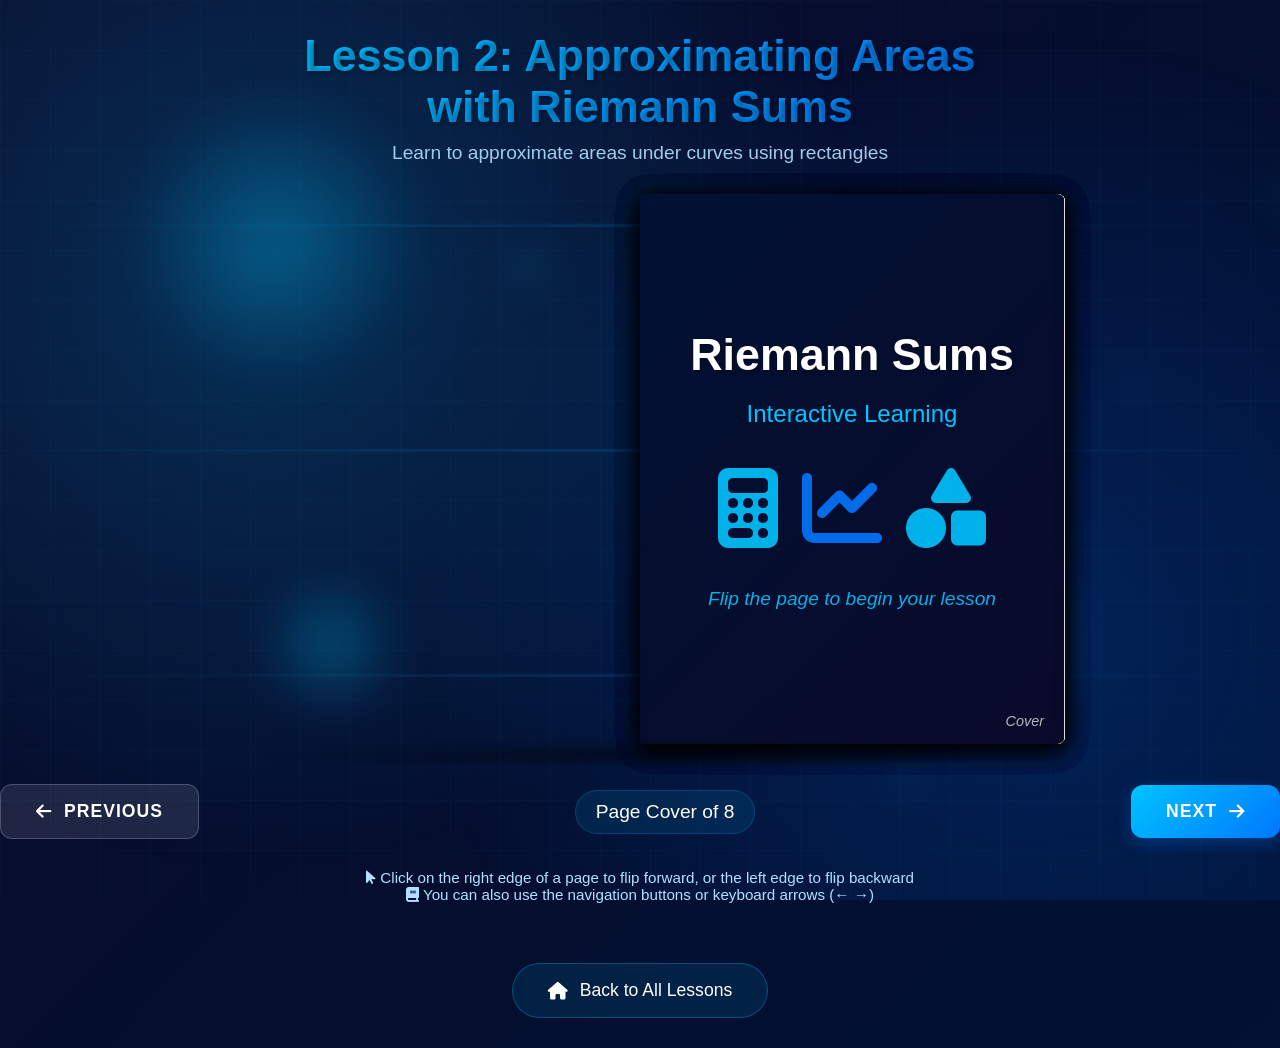
<file: lesson2.html>
<!DOCTYPE html>
<html lang="en">
<head>
    <meta charset="UTF-8">
    <meta name="viewport" content="width=device-width, initial-scale=1.0">
    <title>Lesson 2: Riemann Sums</title>
    <link rel="stylesheet" href="style.css">
    <link rel="stylesheet" href="https://cdnjs.cloudflare.com/ajax/libs/font-awesome/6.4.0/css/all.min.css">
</head>
<body>
    <div class="header">
        <h1>Lesson 2: Approximating Areas with Riemann Sums</h1>
        <p>Learn to approximate areas under curves using rectangles</p>
    </div>
    
    <div class="book-wrapper">
        <div class="book-container">
            <div class="book" id="book"></div>
            <div class="book-shadow"></div>
        </div>
    </div>
    
    <div class="controls">
        <button class="btn" id="prev-btn">
            <i class="fas fa-arrow-left"></i> Previous
        </button>
        
        <div class="page-indicator">
            Page <span id="current-page">1</span> of <span id="total-pages">7</span>
        </div>
        
        <button class="btn" id="next-btn">
            Next <i class="fas fa-arrow-right"></i>
        </button>
    </div>
    
    <div class="instructions">
        <p><i class="fas fa-mouse-pointer"></i> Click on the right edge of a page to flip forward, or the left edge to flip backward</p>
        <p><i class="fas fa-book"></i> You can also use the navigation buttons or keyboard arrows (← →)</p>
    </div>
    
    <div class="back-to-index">
        <a href="index.html">
            <i class="fas fa-home"></i> Back to All Lessons
        </a>
    </div>

    <script src="script.js"></script>
    <script>
        // Lesson 2 content - Riemann Sums
        const lesson2Pages = [
            {
                bookTitle: "Riemann Sums",
                title: "Introduction: Approximating Areas",
                content: `<p><strong>Riemann sums</strong> are the foundation of integration. They provide a way to approximate the area under a curve by dividing it into simple shapes (usually rectangles).</p>
                
                <div class="math-example">
                    <h3>Key Idea</h3>
                    <p>We can approximate any irregular area by dividing it into rectangles and adding up their areas. As we use more and thinner rectangles, our approximation gets better and better.</p>
                </div>
                
                <h3>Basic Components</h3>
                <p>1. <strong>Partition:</strong> Divide the interval [a, b] into n equal subintervals</p>
                <p>2. <strong>Width:</strong> Δx = (b - a)/n</p>
                <p>3. <strong>Sample points:</strong> Choose a point in each subinterval (left endpoint, right endpoint, or midpoint)</p>
                <p>4. <strong>Height:</strong> f(x) at the sample point</p>
                <p>5. <strong>Area:</strong> f(x) × Δx for each rectangle</p>
                
                <h3>Types of Riemann Sums</h3>
                <p>• <strong>Left Riemann Sum:</strong> Use left endpoint of each subinterval</p>
                <p>• <strong>Right Riemann Sum:</strong> Use right endpoint of each subinterval</p>
                <p>• <strong>Midpoint Riemann Sum:</strong> Use midpoint of each subinterval</p>
                <p>• <strong>Trapezoidal Rule:</strong> Average of left and right sums (uses trapezoids)</p>`
            },
            {
                title: "Example 1: Left Riemann Sum",
                content: `<h3>Problem:</h3>
                <p>Approximate the area under f(x) = x² from x = 0 to x = 2 using 4 rectangles with left endpoints.</p>
                
                <div class="math-example">
                    <h3>Step 1 — Set up the partition</h3>
                    <p>Interval: [0, 2]<br>
                    Number of rectangles: n = 4<br>
                    Width: Δx = (2 - 0)/4 = 0.5</p>
                    <p>Subintervals: [0, 0.5], [0.5, 1], [1, 1.5], [1.5, 2]</p>
                </div>
                
                <div class="math-example">
                    <h3>Step 2 — Calculate rectangle areas</h3>
                    <p>Left endpoints: x = 0, 0.5, 1, 1.5</p>
                    <div class="formula">Rectangle 1: f(0) × Δx = 0² × 0.5 = 0 × 0.5 = 0</div>
                    <div class="formula">Rectangle 2: f(0.5) × Δx = (0.5)² × 0.5 = 0.25 × 0.5 = 0.125</div>
                    <div class="formula">Rectangle 3: f(1) × Δx = 1² × 0.5 = 1 × 0.5 = 0.5</div>
                    <div class="formula">Rectangle 4: f(1.5) × Δx = (1.5)² × 0.5 = 2.25 × 0.5 = 1.125</div>
                </div>
                
                <div class="math-example">
                    <h3>Step 3 — Sum the areas</h3>
                    <div class="formula">Total ≈ 0 + 0.125 + 0.5 + 1.125 = 1.75</div>
                </div>
                
                <h3>Step 4 — Interpret</h3>
                <p>The left Riemann sum approximation of ∫₀² x² dx with 4 rectangles is <strong>1.75</strong>.</p>
                <p><em>Note: The exact area is 8/3 ≈ 2.667. Our approximation underestimates because f(x) = x² is increasing on [0, 2].</em></p>`
            },
            {
                title: "Example 2: Right Riemann Sum",
                content: `<h3>Problem:</h3>
                <p>Approximate the area under f(x) = x² from x = 0 to x = 2 using 4 rectangles with right endpoints.</p>
                
                <div class="math-example">
                    <h3>Step 1 — Set up the partition</h3>
                    <p>Interval: [0, 2]<br>
                    Number of rectangles: n = 4<br>
                    Width: Δx = (2 - 0)/4 = 0.5</p>
                    <p>Subintervals: [0, 0.5], [0.5, 1], [1, 1.5], [1.5, 2]</p>
                </div>
                
                <div class="math-example">
                    <h3>Step 2 — Calculate rectangle areas</h3>
                    <p>Right endpoints: x = 0.5, 1, 1.5, 2</p>
                    <div class="formula">Rectangle 1: f(0.5) × Δx = (0.5)² × 0.5 = 0.25 × 0.5 = 0.125</div>
                    <div class="formula">Rectangle 2: f(1) × Δx = 1² × 0.5 = 1 × 0.5 = 0.5</div>
                    <div class="formula">Rectangle 3: f(1.5) × Δx = (1.5)² × 0.5 = 2.25 × 0.5 = 1.125</div>
                    <div class="formula">Rectangle 4: f(2) × Δx = 2² × 0.5 = 4 × 0.5 = 2</div>
                </div>
                
                <div class="math-example">
                    <h3>Step 3 — Sum the areas</h3>
                    <div class="formula">Total ≈ 0.125 + 0.5 + 1.125 + 2 = 3.75</div>
                </div>
                
                <h3>Step 4 — Interpret</h3>
                <p>The right Riemann sum approximation of ∫₀² x² dx with 4 rectangles is <strong>3.75</strong>.</p>
                <p><em>Note: Compare this to our left sum of 1.75. The right sum overestimates because f(x) = x² is increasing on [0, 2]. The true area (2.667) lies between these approximations.</em></p>
                
                <div class="math-example">
                    <h3>Right Riemann Sum Formula</h3>
                    <div class="formula">R_n = Σ<sub>i=1</sub><sup>n</sup> f(a + iΔx) × Δx</div>
                    <p>where:
                    <br>• n = number of rectangles
                    <br>• Δx = (b - a)/n
                    <br>• a + iΔx = right endpoint of the i-th subinterval</p>
                </div>`
            },
            {
                title: "Example 3: Midpoint Riemann Sum",
                content: `<h3>Problem:</h3>
                <p>Approximate the area under f(x) = √x from x = 1 to x = 4 using 3 rectangles with midpoints.</p>
                
                <div class="math-example">
                    <h3>Step 1 — Set up the partition</h3>
                    <p>Interval: [1, 4]<br>
                    Number of rectangles: n = 3<br>
                    Width: Δx = (4 - 1)/3 = 1</p>
                    <p>Subintervals: [1, 2], [2, 3], [3, 4]</p>
                </div>
                
                <div class="math-example">
                    <h3>Step 2 — Find midpoints</h3>
                    <p>Midpoint of [1, 2]: (1 + 2)/2 = 1.5<br>
                    Midpoint of [2, 3]: (2 + 3)/2 = 2.5<br>
                    Midpoint of [3, 4]: (3 + 4)/2 = 3.5</p>
                </div>
                
                <div class="math-example">
                    <h3>Step 3 — Calculate rectangle areas</h3>
                    <div class="formula">Rectangle 1: f(1.5) × Δx = √1.5 × 1 ≈ 1.225 × 1 = 1.225</div>
                    <div class="formula">Rectangle 2: f(2.5) × Δx = √2.5 × 1 ≈ 1.581 × 1 = 1.581</div>
                    <div class="formula">Rectangle 3: f(3.5) × Δx = √3.5 × 1 ≈ 1.871 × 1 = 1.871</div>
                </div>
                
                <div class="math-example">
                    <h3>Step 4 — Sum the areas</h3>
                    <div class="formula">Total ≈ 1.225 + 1.581 + 1.871 = 4.677</div>
                </div>
                
                <h3>Step 5 — Interpret</h3>
                <p>The midpoint Riemann sum approximation of ∫₁⁴ √x dx with 3 rectangles is <strong>approximately 4.677</strong>.</p>
                <p><em>Note: The exact area is (2/3)(4√4 - 1√1) = (2/3)(8 - 1) = 14/3 ≈ 4.667. Our approximation is quite accurate!</em></p>`
            },
            {
                title: "Understanding Accuracy",
                content: `<h3>Which Approximation is Best?</h3>
                <p>Different Riemann sums have different accuracy:</p>
                
                <div class="math-example">
                    <h3>For Increasing Functions</h3>
                    <p>• <strong>Left sum:</strong> Underestimates the area</p>
                    <p>• <strong>Right sum:</strong> Overestimates the area</p>
                    <p>• <strong>Midpoint sum:</strong> Usually most accurate</p>
                </div>
                
                <div class="math-example">
                    <h3>For Decreasing Functions</h3>
                    <p>• <strong>Left sum:</strong> Overestimates the area</p>
                    <p>• <strong>Right sum:</strong> Underestimates the area</p>
                    <p>• <strong>Midpoint sum:</strong> Usually most accurate</p>
                </div>
                
                <h3>Error Analysis</h3>
                <p>The error decreases as we increase n (use more rectangles):</p>
                <div class="formula">Error ∝ 1/n</div>
                <p>Doubling the number of rectangles roughly halves the error.</p>
                
                <h3>The Limit Definition</h3>
                <p>The definite integral is defined as the limit of Riemann sums:</p>
                <div class="formula">∫<sub>a</sub><sup>b</sup> f(x) dx = lim<sub>n→∞</sub> Σ<sub>i=1</sub><sup>n</sup> f(x<sub>i</sub>*) Δx</div>
                <p>where x<sub>i</sub>* is any point in the i-th subinterval.</p>
                
                <div class="math-example">
                    <h3>Key Insight</h3>
                    <p>Riemann sums are not just approximations—they are the definition of the integral! The integral is what Riemann sums approach as we use infinitely many, infinitely thin rectangles.</p>
                </div>`
            },
            {
                title: "Trapezoidal Rule",
                content: `<h3>A Better Approximation</h3>
                <p>The trapezoidal rule uses trapezoids instead of rectangles, often giving better accuracy.</p>
                
                <div class="math-example">
                    <h3>Trapezoidal Rule Formula</h3>
                    <div class="formula">∫<sub>a</sub><sup>b</sup> f(x) dx ≈ (Δx/2)[f(x₀) + 2f(x₁) + 2f(x₂) + ... + 2f(xₙ₋₁) + f(xₙ)]</div>
                    <p>where Δx = (b - a)/n and x₀ = a, x₁ = a + Δx, ..., xₙ = b</p>
                </div>
                
                <h3>Example</h3>
                <p>Approximate ∫₀² x² dx using trapezoidal rule with n = 4:</p>
                <p>Δx = 0.5, points: x = 0, 0.5, 1, 1.5, 2</p>
                <div class="formula">Area ≈ (0.5/2)[f(0) + 2f(0.5) + 2f(1) + 2f(1.5) + f(2)]</div>
                <div class="formula">= 0.25[0 + 2(0.25) + 2(1) + 2(2.25) + 4]</div>
                <div class="formula">= 0.25[0 + 0.5 + 2 + 4.5 + 4] = 0.25 × 11 = 2.75</div>
                
                <p>Compare to exact value 8/3 ≈ 2.667. Error = 0.083</p>
                
                <h3>Why Trapezoids Work Better</h3>
                <p>Trapezoids fit curved boundaries better than rectangles because they can slant to follow the curve's direction.</p>
                
                <div class="math-example">
                    <h3>Error Comparison (for ∫₀² x² dx with n=4)</h3>
                    <p>Left sum: 1.75 (error: 0.917)</p>
                    <p>Right sum: 3.75 (error: 1.083)</p>
                    <p>Midpoint: 2.625 (error: 0.042)</p>
                    <p>Trapezoidal: 2.75 (error: 0.083)</p>
                    <p><em>Notice how the trapezoidal rule gives the average of left and right sums: (1.75 + 3.75)/2 = 2.75</em></p>
                </div>`
            },
            {
                title: "Summary and Practice",
                content: `<h3>Key Concepts</h3>
                <div class="math-example">
                    <p>1. <strong>Riemann sums</strong> approximate areas using rectangles</p>
                    <p>2. <strong>Left, Right, Midpoint</strong> sums use different sample points</p>
                    <p>3. <strong>Trapezoidal rule</strong> often gives better accuracy</p>
                    <p>4. <strong>More rectangles</strong> → better approximation</p>
                    <p>5. <strong>The integral</strong> is the limit of Riemann sums</p>
                </div>
                
                <h3>Practice Problems</h3>
                <div class="math-example">
                    <p><strong>Problem 1:</strong> Approximate ∫₁³ (1/x) dx using right Riemann sum with n = 4.</p>
                    <p><em>Hint: Δx = 0.5, right endpoints: 1.5, 2, 2.5, 3</em></p>
                </div>
                
                <div class="math-example">
                    <p><strong>Problem 2:</strong> Use right sum with n = 3 to approximate ∫₀³ (x² + 1) dx.</p>
                    <p><em>Hint: Δx = 1, right endpoints: 1, 2, 3</em></p>
                </div>
                
                <div class="math-example">
                    <p><strong>Problem 3:</strong> Compare left, right, and midpoint sums for ∫₀¹ x³ dx with n = 4.</p>
                    <p><em>Hint: Which gives the best approximation? Why?</em></p>
                </div>
                
                <h3>Formulas to Remember</h3>
                <div class="formula">Δx = (b - a)/n</div>
                <div class="formula">Left sum: Σ f(xₖ) Δx, xₖ = a + (k-1)Δx</div>
                <div class="formula">Right sum: Σ f(xₖ) Δx, xₖ = a + kΔx</div>
                <div class="formula">Midpoint sum: Σ f(mₖ) Δx, mₖ = midpoint of k-th interval</div>
                <div class="formula">Trapezoidal: (Δx/2)[f(x₀) + 2Σ f(xₖ) + f(xₙ)]</div>
                
                <div class="math-example">
                    <h3>Important Relationship</h3>
                    <p>Trapezoidal Rule = (Left Sum + Right Sum)/2</p>
                    <p>This explains why it's often more accurate than either left or right sums alone!</p>
                </div>`
            }
        ];

        // Initialize the book with Lesson 2 content
        document.addEventListener('DOMContentLoaded', function() {
            initBook(lesson2Pages);
        });
    </script>
</body>
</html>
</file>
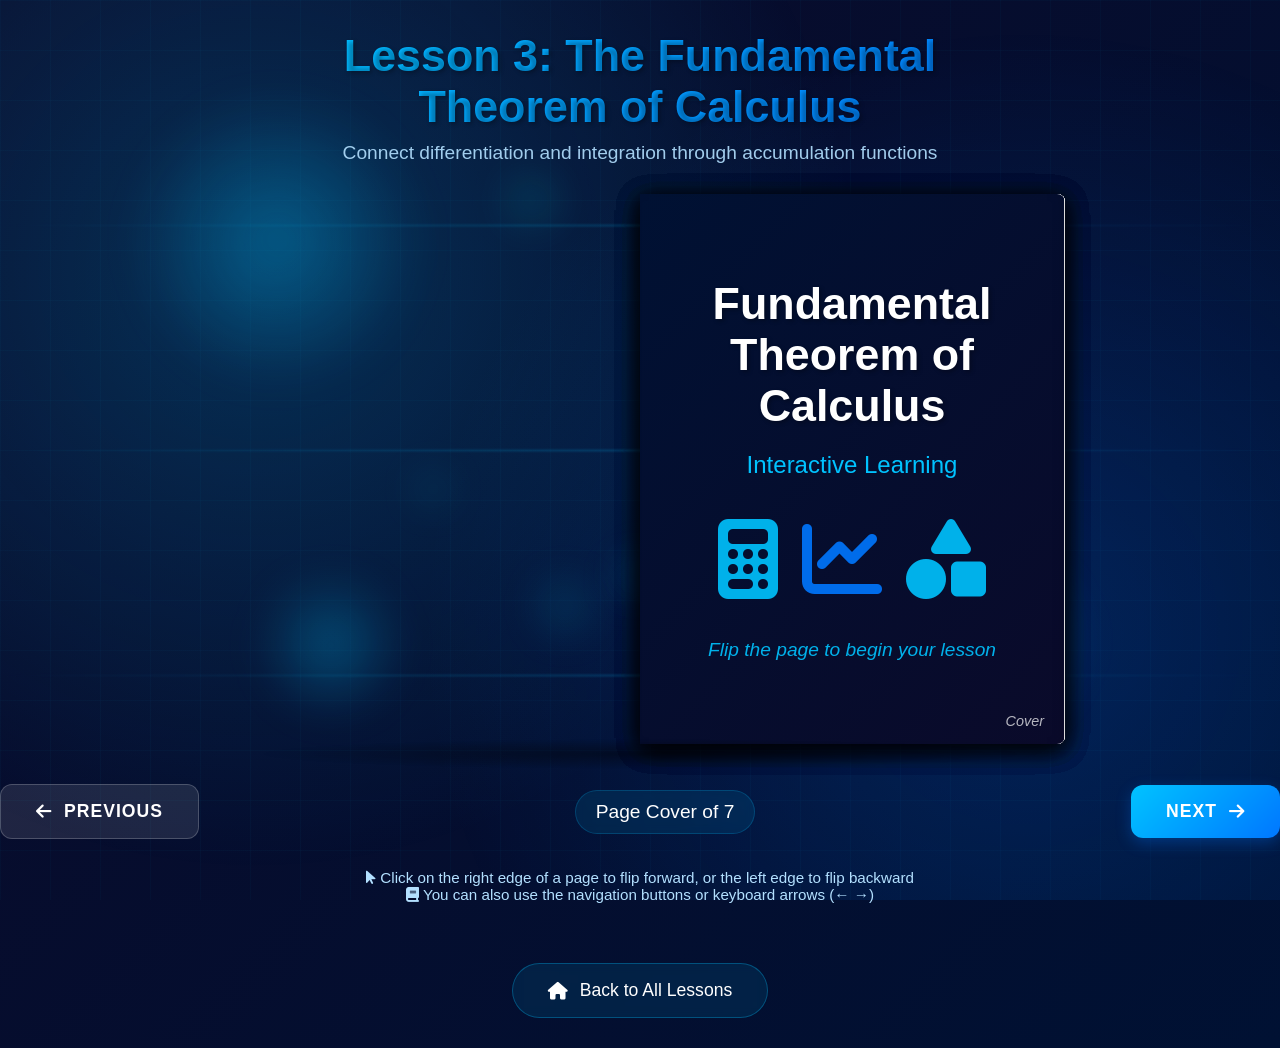
<file: lesson3.html>
<!DOCTYPE html>
<html lang="en">
<head>
    <meta charset="UTF-8">
    <meta name="viewport" content="width=device-width, initial-scale=1.0">
    <title>Lesson 3: Fundamental Theorem of Calculus</title>
    <link rel="stylesheet" href="style.css">
    <link rel="stylesheet" href="https://cdnjs.cloudflare.com/ajax/libs/font-awesome/6.4.0/css/all.min.css">
</head>
<body>
    <div class="header">
        <h1>Lesson 3: The Fundamental Theorem of Calculus</h1>
        <p>Connect differentiation and integration through accumulation functions</p>
    </div>
    
    <div class="book-wrapper">
        <div class="book-container">
            <div class="book" id="book"></div>
            <div class="book-shadow"></div>
        </div>
    </div>
    
    <div class="controls">
        <button class="btn" id="prev-btn">
            <i class="fas fa-arrow-left"></i> Previous
        </button>
        
        <div class="page-indicator">
            Page <span id="current-page">1</span> of <span id="total-pages">6</span>
        </div>
        
        <button class="btn" id="next-btn">
            Next <i class="fas fa-arrow-right"></i>
        </button>
    </div>
    
    <div class="instructions">
        <p><i class="fas fa-mouse-pointer"></i> Click on the right edge of a page to flip forward, or the left edge to flip backward</p>
        <p><i class="fas fa-book"></i> You can also use the navigation buttons or keyboard arrows (← →)</p>
    </div>
    
    <div class="back-to-index">
        <a href="index.html">
            <i class="fas fa-home"></i> Back to All Lessons
        </a>
    </div>

    <script src="script.js"></script>
    <script>
        // Lesson 3 content - Fundamental Theorem of Calculus
        const lesson3Pages = [
            {
                bookTitle: "Fundamental Theorem of Calculus",
                title: "Introduction: The Bridge Between Derivatives and Integrals",
                content: `<p>The <strong>Fundamental Theorem of Calculus (FTC)</strong> is one of the most important theorems in mathematics. It connects two seemingly different operations:</p>
                
                <div class="math-example">
                    <h3>The Two Parts of FTC</h3>
                    <p><strong>Part 1:</strong> Differentiation "undoes" integration</p>
                    <p><strong>Part 2:</strong> Integration "undoes" differentiation</p>
                </div>
                
                <h3>Accumulation Functions</h3>
                <p>An <strong>accumulation function</strong> measures the accumulated change from a starting point:</p>
                <div class="formula">A(x) = ∫<sub>a</sub><sup>x</sup> f(t) dt</div>
                
                <p>This function gives us the net area under f(t) from a to x. As x changes, the accumulated area changes.</p>
                
                <h3>Why FTC Matters</h3>
                <p>Before FTC, computing integrals was extremely difficult. FTC gives us a practical way to compute definite integrals:</p>
                <div class="formula">∫<sub>a</sub><sup>b</sup> f(x) dx = F(b) - F(a)</div>
                <p>where F'(x) = f(x) (F is an antiderivative of f)</p>
                
                <div class="math-example">
                    <h3>Historical Significance</h3>
                    <p>FTC unifies two major branches of calculus discovered independently by Newton and Leibniz. It's considered one of the greatest achievements in mathematics.</p>
                </div>`
            },
            {
                title: "FTC Part 1: Derivative of an Integral",
                content: `<h3>FTC Part 1 Statement</h3>
                <p>If f is continuous on [a, b], and we define:</p>
                <div class="formula">A(x) = ∫<sub>a</sub><sup>x</sup> f(t) dt</div>
                <p>Then A is differentiable on (a, b), and:</p>
                <div class="formula">A'(x) = f(x)</div>
                
                <div class="math-example">
                    <h3>In Simple Terms</h3>
                    <p>The rate at which area accumulates equals the height of the function at that point.</p>
                    <p><strong>Differentiating an accumulation function gives you back the original function!</strong></p>
                </div>
                
                <h3>Example 1: Basic Application</h3>
                <p>Find d/dx [∫<sub>1</sub><sup>x</sup> t³ dt]</p>
                
                <div class="math-example">
                    <h3>Solution</h3>
                    <p>By FTC Part 1, if:</p>
                    <div class="formula">A(x) = ∫<sub>1</sub><sup>x</sup> t³ dt</div>
                    <p>Then:</p>
                    <div class="formula">A'(x) = x³</div>
                    <p>So d/dx [∫₁ˣ t³ dt] = <strong>x³</strong></p>
                </div>
                
                <h3>Example 2: Chain Rule Version</h3>
                <p>Find d/dx [∫<sub>0</sub><sup>x²</sup> sin(t) dt]</p>
                
                <div class="math-example">
                    <h3>Solution</h3>
                    <p>Let u = x². Then by Chain Rule and FTC Part 1:</p>
                    <div class="formula">d/dx [∫₀ˣ² sin(t) dt] = d/du [∫₀ᵘ sin(t) dt] × du/dx</div>
                    <div class="formula">= sin(u) × 2x = sin(x²) × 2x</div>
                    <p>So d/dx [∫₀ˣ² sin(t) dt] = <strong>2x sin(x²)</strong></p>
                </div>
                
                <h3>Key Insight</h3>
                <p>The derivative of an accumulation function "peels off" the integral and gives you the integrand evaluated at the upper limit, multiplied by the derivative of the upper limit.</p>`
            },
            {
                title: "FTC Part 2: Evaluating Definite Integrals",
                content: `<h3>FTC Part 2 Statement</h3>
                <p>If f is continuous on [a, b] and F is any antiderivative of f (F' = f), then:</p>
                <div class="formula">∫<sub>a</sub><sup>b</sup> f(x) dx = F(b) - F(a)</div>
                
                <div class="math-example">
                    <h3>Notation</h3>
                    <p>We write F(b) - F(a) as:</p>
                    <div class="formula">F(x)|<sub>a</sub><sup>b</sup> = F(b) - F(a)</div>
                </div>
                
                <h3>Example 1: Basic Application</h3>
                <p>Evaluate ∫<sub>0</sub><sup>π</sup> cos(x) dx</p>
                
                <div class="math-example">
                    <h3>Solution</h3>
                    <p>1. Find an antiderivative of cos(x): F(x) = sin(x)</p>
                    <p>2. Apply FTC Part 2:</p>
                    <div class="formula">∫₀^π cos(x) dx = sin(x)|₀^π = sin(π) - sin(0)</div>
                    <div class="formula">= 0 - 0 = <strong>0</strong></div>
                </div>
                
                <h3>Example 2: Power Function</h3>
                <p>Evaluate ∫<sub>1</sub><sup>3</sup> (x² + 2x) dx</p>
                
                <div class="math-example">
                    <h3>Solution</h3>
                    <p>1. Find an antiderivative:</p>
                    <div class="formula">F(x) = (1/3)x³ + x²</div>
                    <p>2. Apply FTC Part 2:</p>
                    <div class="formula">∫₁³ (x² + 2x) dx = [(1/3)x³ + x²]|₁³</div>
                    <div class="formula">= [(1/3)(27) + 9] - [(1/3)(1) + 1]</div>
                    <div class="formula">= [9 + 9] - [1/3 + 1] = 18 - 4/3 = <strong>50/3 ≈ 16.667</strong></div>
                </div>
                
                <h3>Why This Works</h3>
                <p>If A(x) = ∫<sub>a</sub><sup>x</sup> f(t) dt, then by FTC Part 1, A'(x) = f(x). So A is an antiderivative of f. But F is also an antiderivative, so they differ by a constant:</p>
                <div class="formula">A(x) = F(x) + C</div>
                <p>Since A(a) = 0, we get C = -F(a). Thus A(b) = F(b) - F(a).</p>`
            },
            {
                title: "Accumulation Functions in Context",
                content: `<h3>Real-World Interpretation</h3>
                <p>Accumulation functions model quantities that build up over time:</p>
                
                <div class="math-example">
                    <h3>Example 1: Distance Traveled</h3>
                    <p>If v(t) is velocity, then:</p>
                    <div class="formula">D(x) = ∫<sub>0</sub><sup>x</sup> v(t) dt</div>
                    <p>represents distance traveled from time 0 to time x.</p>
                    <p>By FTC: D'(x) = v(x) — the rate of distance accumulation is velocity!</p>
                </div>
                
                <div class="math-example">
                    <h3>Example 2: Total Cost</h3>
                    <p>If C'(x) is marginal cost, then:</p>
                    <div class="formula">TC(x) = ∫<sub>0</sub><sup>x</sup> C'(t) dt</div>
                    <p>represents total cost of producing x items.</p>
                    <p>By FTC: TC'(x) = C'(x) — the derivative of total cost is marginal cost!</p>
                </div>
                
                <h3>Properties of Accumulation Functions</h3>
                <p>For A(x) = ∫<sub>a</sub><sup>x</sup> f(t) dt:</p>
                <p>1. <strong>A(a) = 0</strong> (no accumulation at starting point)</p>
                <p>2. <strong>A'(x) = f(x)</strong> (rate of accumulation = function value)</p>
                <p>3. <strong>A is increasing</strong> when f(x) > 0</p>
                <p>4. <strong>A is decreasing</strong> when f(x) < 0</p>
                <p>5. <strong>A has critical points</strong> where f(x) = 0</p>
                
                <h3>Example: Analyzing an Accumulation Function</h3>
                <p>Let A(x) = ∫<sub>0</sub><sup>x</sup> (t² - 4) dt. Analyze A.</p>
                
                <div class="math-example">
                    <h3>Solution</h3>
                    <p>1. A'(x) = x² - 4 (by FTC)</p>
                    <p>2. Critical points: x² - 4 = 0 → x = ±2</p>
                    <p>3. A'(x) < 0 for -2 < x < 2 → A decreasing</p>
                    <p>4. A'(x) > 0 for x < -2 or x > 2 → A increasing</p>
                    <p>5. Local minimum at x = 2, local maximum at x = -2</p>
                </div>`
            },
            {
                title: "Advanced FTC Applications",
                content: `<h3>FTC with Variable Limits</h3>
                <p>What if both limits are functions of x?</p>
                
                <div class="math-example">
                    <h3>General Formula</h3>
                    <div class="formula">d/dx [∫<sub>g(x)</sub><sup>h(x)</sup> f(t) dt] = f(h(x))·h'(x) - f(g(x))·g'(x)</div>
                </div>
                
                <h3>Example 1</h3>
                <p>Find d/dx [∫<sub>x</sub><sup>x²</sup> e^(t²) dt]</p>
                
                <div class="math-example">
                    <h3>Solution</h3>
                    <div class="formula">= e^((x²)²)·(2x) - e^(x²)·(1)</div>
                    <div class="formula">= 2x e^(x⁴) - e^(x²)</div>
                </div>
                
                <h3>Example 2: Switching Limits</h3>
                <p>Find d/dx [∫<sub>x³</sub><sup>2</sup> cos(t) dt]</p>
                
                <div class="math-example">
                    <h3>Solution</h3>
                    <p>First, flip limits (changes sign):</p>
                    <div class="formula">= -d/dx [∫<sub>2</sub><sup>x³</sup> cos(t) dt]</div>
                    <div class="formula">= -[cos(x³)·3x²] = <strong>-3x² cos(x³)</strong></div>
                </div>
                
                <h3>Finding Accumulation Functions</h3>
                <p>Sometimes we need to construct A(x) from a graph.</p>
                
                <div class="math-example">
                    <h3>Example</h3>
                    <p>Given f(x) = 2x - 4, find A(x) = ∫<sub>1</sub><sup>x</sup> f(t) dt and simplify.</p>
                    <p><strong>Solution:</strong></p>
                    <div class="formula">A(x) = ∫₁ˣ (2t - 4) dt = [t² - 4t]|₁ˣ</div>
                    <div class="formula">= (x² - 4x) - (1 - 4) = x² - 4x + 3</div>
                </div>
                
                <h3>Verification</h3>
                <p>Check: A'(x) = 2x - 4 = f(x) ✓</p>
                <p>A(1) = 1 - 4 + 3 = 0 ✓</p>`
            },
            {
                title: "Summary and Practice",
                content: `<h3>Fundamental Theorem of Calculus - Complete Summary</h3>
                
                <div class="math-example">
                    <h3>Part 1: Derivative of Integral</h3>
                    <div class="formula">d/dx [∫<sub>a</sub><sup>x</sup> f(t) dt] = f(x)</div>
                    <div class="formula">d/dx [∫<sub>g(x)</sub><sup>h(x)</sup> f(t) dt] = f(h(x))h'(x) - f(g(x))g'(x)</div>
                </div>
                
                <div class="math-example">
                    <h3>Part 2: Evaluating Integrals</h3>
                    <div class="formula">∫<sub>a</sub><sup>b</sup> f(x) dx = F(b) - F(a) where F' = f</div>
                    <div class="formula">Notation: F(x)|<sub>a</sub><sup>b</sup> = F(b) - F(a)</div>
                </div>
                
                <h3>Practice Problems</h3>
                <div class="math-example">
                    <p><strong>1.</strong> Find d/dx [∫₀ˣ³ √(1+t²) dt]</p>
                    <p><em>Answer: 3x² √(1+x⁶)</em></p>
                </div>
                
                <div class="math-example">
                    <p><strong>2.</strong> Evaluate ∫₁⁴ (3x² - 2/x) dx</p>
                    <p><em>Answer: 63 - 2 ln 4</em></p>
                </div>
                
                <div class="math-example">
                    <p><strong>3.</strong> If A(x) = ∫₂ˣ (t³ - 3t) dt, find A'(2)</p>
                    <p><em>Answer: 2</em></p>
                </div>
                
                <div class="math-example">
                    <p><strong>4.</strong> Find d/dx [∫ˣ⁻ˣ cos(t²) dt]</p>
                    <p><em>Answer: -cos(x²) - cos(x²) = -2cos(x²)</em></p>
                </div>
                
                <h3>Key Insights</h3>
                <p>1. <strong>FTC connects differentiation and integration</strong> as inverse operations</p>
                <p>2. <strong>Accumulation functions</strong> model real-world quantities that build up</p>
                <p>3. <strong>FTC Part 2</strong> makes computing definite integrals practical</p>
                <p>4. <strong>FTC Part 1</strong> helps analyze accumulation functions</p>
                
                <div class="math-example">
                    <h3>Remember</h3>
                    <p>"The derivative of the integral is the original function."<br>
                    "The integral of the derivative is the net change."</p>
                </div>
                
                <p>This theorem is truly <strong>fundamental</strong> to all of calculus!</p>`
            }
        ];

        // Initialize the book with Lesson 3 content
        document.addEventListener('DOMContentLoaded', function() {
            initBook(lesson3Pages);
        });
    </script>
</body>
</html>
</file>
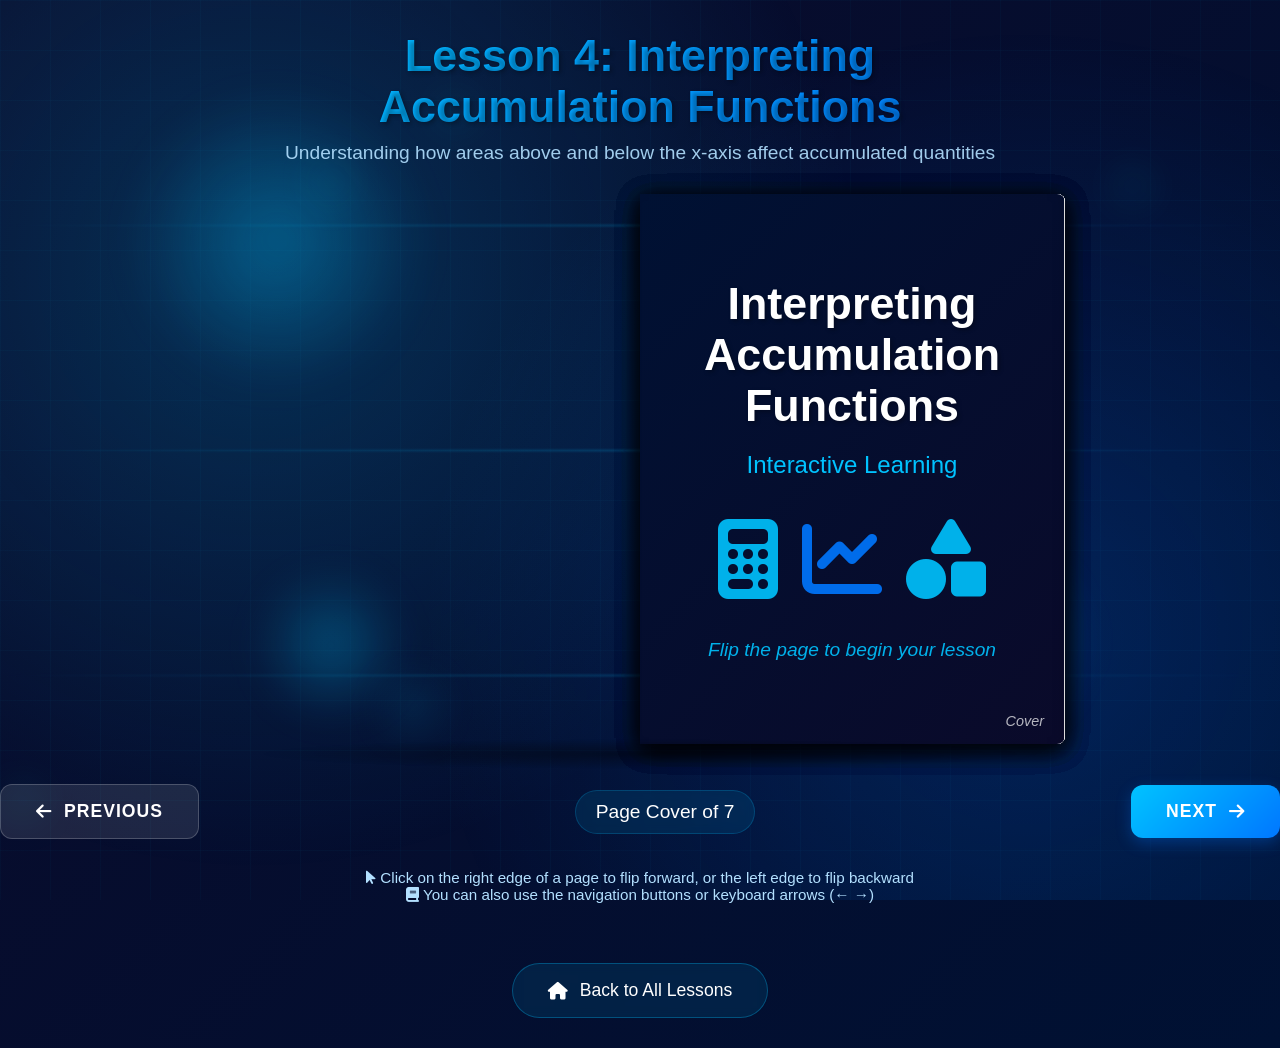
<file: lesson4.html>
<!DOCTYPE html>
<html lang="en">
<head>
    <meta charset="UTF-8">
    <meta name="viewport" content="width=device-width, initial-scale=1.0">
    <title>Lesson 4: Interpreting Accumulation Functions</title>
    <link rel="stylesheet" href="style.css">
    <link rel="stylesheet" href="https://cdnjs.cloudflare.com/ajax/libs/font-awesome/6.4.0/css/all.min.css">
</head>
<body>
    <div class="header">
        <h1>Lesson 4: Interpreting Accumulation Functions</h1>
        <p>Understanding how areas above and below the x-axis affect accumulated quantities</p>
    </div>
    
    <div class="book-wrapper">
        <div class="book-container">
            <div class="book" id="book"></div>
            <div class="book-shadow"></div>
        </div>
    </div>
    
    <div class="controls">
        <button class="btn" id="prev-btn">
            <i class="fas fa-arrow-left"></i> Previous
        </button>
        
        <div class="page-indicator">
            Page <span id="current-page">1</span> of <span id="total-pages">6</span>
        </div>
        
        <button class="btn" id="next-btn">
            Next <i class="fas fa-arrow-right"></i>
        </button>
    </div>
    
    <div class="instructions">
        <p><i class="fas fa-mouse-pointer"></i> Click on the right edge of a page to flip forward, or the left edge to flip backward</p>
        <p><i class="fas fa-book"></i> You can also use the navigation buttons or keyboard arrows (← →)</p>
    </div>
    
    <div class="back-to-index">
        <a href="index.html">
            <i class="fas fa-home"></i> Back to All Lessons
        </a>
    </div>

    <script src="script.js"></script>
    <script>
        // Lesson 4 content - Interpreting Accumulation Functions
        const lesson4Pages = [
            {
                bookTitle: "Interpreting Accumulation Functions",
                title: "Introduction: Area Above vs Below x-axis",
                content: `<p>When interpreting accumulation functions, it's crucial to understand how areas above and below the x-axis affect the accumulated value.</p>
                
                <div class="math-example">
                    <h3>Key Concept</h3>
                    <p><strong>Area above x-axis:</strong> Adds to accumulation (positive contribution)</p>
                    <p><strong>Area below x-axis:</strong> Subtracts from accumulation (negative contribution)</p>
                </div>
                
                <h3>Net Area vs Total Area</h3>
                <p>For A(x) = ∫<sub>a</sub><sup>x</sup> f(t) dt:</p>
                
                <div class="math-example">
                    <h3>Net Area (Definite Integral)</h3>
                    <div class="formula">∫<sub>a</sub><sup>b</sup> f(x) dx = (Area above) - (Area below)</div>
                    <p>This can be positive, negative, or zero.</p>
                </div>
                
                <div class="math-example">
                    <h3>Total Area</h3>
                    <div class="formula">∫<sub>a</sub><sup>b</sup> |f(x)| dx = (Area above) + (Area below)</div>
                    <p>Always positive.</p>
                </div>
                
                <h3>Real-World Interpretation</h3>
                <p>Consider velocity v(t):</p>
                <p>• <strong>Positive velocity:</strong> Moving forward → adding distance</p>
                <p>• <strong>Negative velocity:</strong> Moving backward → subtracting distance</p>
                <p>• <strong>Net displacement:</strong> Final position - Initial position</p>
                <p>• <strong>Total distance:</strong> Sum of all movement regardless of direction</p>
                
                <div class="math-example">
                    <h3>Example Scenario</h3>
                    <p>You walk 5 meters forward, then 3 meters back, then 2 meters forward.</p>
                    <p><strong>Net displacement:</strong> 5 - 3 + 2 = 4 meters from start</p>
                    <p><strong>Total distance:</strong> 5 + 3 + 2 = 10 meters walked</p>
                </div>`
            },
            {
                title: "Example 1: Piecewise Function Analysis",
                content: `<h3>Problem</h3>
                <p>Let f be the piecewise function shown. Define A(x) = ∫<sub>0</sub><sup>x</sup> f(t) dt.</p>
                <p>Graph description: f is above x-axis on [0,2], below on [2,4], above on [4,6].</p>
                
                <div class="math-example">
                    <h3>Part A: Find A(2)</h3>
                    <p>From 0 to 2, f is above x-axis forming a triangle of area 4.</p>
                    <div class="formula">A(2) = Area from 0 to 2 = 4</div>
                </div>
                
                <div class="math-example">
                    <h3>Part B: Find A(4)</h3>
                    <p>From 2 to 4, f is below x-axis forming a rectangle of area -6.</p>
                    <div class="formula">A(4) = A(2) + Area from 2 to 4 = 4 + (-6) = -2</div>
                    <p>Note: Negative means net area below x-axis > net area above</p>
                </div>
                
                <div class="math-example">
                    <h3>Part C: Find A(6)</h3>
                    <p>From 4 to 6, f is above x-axis forming a triangle of area 2.</p>
                    <div class="formula">A(6) = A(4) + Area from 4 to 6 = -2 + 2 = 0</div>
                    <p>The positive and negative areas cancel out exactly!</p>
                </div>
                
                <div class="math-example">
                    <h3>Part D: Find where A has maximum</h3>
                    <p>A increases when f > 0, decreases when f < 0.</p>
                    <p>A increases on [0,2] and [4,6], decreases on [2,4].</p>
                    <p>Maximum occurs at end of increasing interval before decreasing: <strong>x = 2</strong></p>
                </div>
                
                <h3>Key Insights</h3>
                <p>1. A(x) accumulates area with sign</p>
                <p>2. A increases when f > 0</p>
                <p>3. A decreases when f < 0</p>
                <p>4. A has critical points where f = 0</p>
                <p>5. A's maximum/minimum occur where f changes sign from + to - / - to +</p>`
            },
            {
                title: "Example 2: Analyzing from Graph",
                content: `<h3>Problem</h3>
                <p>The graph of f consists of line segments. A(x) = ∫<sub>-2</sub><sup>x</sup> f(t) dt.</p>
                <p>Graph points: (-2,0), (0,3), (2,-2), (4,1), (6,0)</p>
                
                <div class="math-example">
                    <h3>Part A: Find A(0)</h3>
                    <p>Area from -2 to 0: trapezoid with bases 0 and 3, height 2</p>
                    <div class="formula">Area = ½(0 + 3)×2 = 3</div>
                    <div class="formula">A(0) = 3</div>
                </div>
                
                <div class="math-example">
                    <h3>Part B: Find A(2)</h3>
                    <p>From 0 to 2: trapezoid with bases 3 and -2, height 2</p>
                    <div class="formula">Area = ½(3 + (-2))×2 = ½(1)×2 = 1</div>
                    <p>But note: f goes from positive to negative, crossing axis at x = 1.2</p>
                    <div class="formula">Better: Triangle 0 to 1.2: ½×1.2×3 = 1.8</div>
                    <div class="formula">Triangle 1.2 to 2: ½×0.8×(-2) = -0.8</div>
                    <div class="formula">Area = 1.8 - 0.8 = 1</div>
                    <div class="formula">A(2) = A(0) + 1 = 3 + 1 = 4</div>
                </div>
                
                <div class="math-example">
                    <h3>Part C: Find A(6)</h3>
                    <p>From 2 to 4: trapezoid with bases -2 and 1, height 2</p>
                    <div class="formula">Area = ½(-2 + 1)×2 = ½(-1)×2 = -1</div>
                    <p>From 4 to 6: triangle with base 2, height 1</p>
                    <div class="formula">Area = ½×2×1 = 1</div>
                    <div class="formula">A(6) = A(2) + (-1) + 1 = 4 + 0 = 4</div>
                </div>
                
                <div class="math-example">
                    <h3>Part D: Find where A is increasing</h3>
                    <p>A'(x) = f(x) by FTC</p>
                    <p>A increasing when f(x) > 0: approximately (-2, 1.2) ∪ (4, 6)</p>
                </div>
                
                <h3>Visual Interpretation</h3>
                <p>Think of A(x) as tracking the "bank balance" of area:</p>
                <p>• Start at 0 at x = -2</p>
                <p>• Deposit when f > 0 (area above axis)</p>
                <p>• Withdraw when f < 0 (area below axis)</p>
                <p>• A(x) is the current balance</p>`
            },
            {
                title: "Behavior Analysis Techniques",
                content: `<h3>Systematic Approach</h3>
                <p>Given f and A(x) = ∫<sub>a</sub><sup>x</sup> f(t) dt, analyze A:</p>
                
                <div class="math-example">
                    <h3>Step 1: Find A'(x)</h3>
                    <div class="formula">A'(x) = f(x) (by FTC Part 1)</div>
                </div>
                
                <div class="math-example">
                    <h3>Step 2: Determine increasing/decreasing</h3>
                    <p>A increasing when f(x) > 0</p>
                    <p>A decreasing when f(x) < 0</p>
                </div>
                
                <div class="math-example">
                    <h3>Step 3: Find critical points</h3>
                    <p>A'(x) = f(x) = 0</p>
                    <p>These occur where f crosses x-axis</p>
                </div>
                
                <div class="math-example">
                    <h3>Step 4: Determine concavity</h3>
                    <div class="formula">A''(x) = f'(x)</div>
                    <p>A concave up when f'(x) > 0 (f increasing)</p>
                    <p>A concave down when f'(x) < 0 (f decreasing)</p>
                </div>
                
                <div class="math-example">
                    <h3>Step 5: Find inflection points</h3>
                    <p>A''(x) = f'(x) = 0</p>
                    <p>Where f changes from increasing to decreasing or vice versa</p>
                </div>
                
                <h3>Example Analysis</h3>
                <p>Let f(x) = x² - 4, A(x) = ∫<sub>0</sub><sup>x</sup> (t² - 4) dt</p>
                
                <div class="math-example">
                    <h3>Analysis</h3>
                    <p>1. A'(x) = x² - 4</p>
                    <p>2. A' > 0 when |x| > 2 → increasing on (-∞,-2)∪(2,∞)</p>
                    <p>3. A' < 0 when -2 < x < 2 → decreasing</p>
                    <p>4. Critical points: x = ±2</p>
                    <p>5. A''(x) = 2x</p>
                    <p>6. Concave up when x > 0, concave down when x < 0</p>
                    <p>7. Inflection point: x = 0</p>
                </div>
                
                <h3>Special Case: f Changes Sign</h3>
                <p>When f changes from + to -, A has local maximum</p>
                <p>When f changes from - to +, A has local minimum</p>
                <p>This is the First Derivative Test for A!</p>`
            },
            {
                title: "Total vs Net Accumulation",
                content: `<h3>Distinguishing Concepts</h3>
                
                <div class="math-example">
                    <h3>Net Accumulation (Definite Integral)</h3>
                    <div class="formula">Net = ∫<sub>a</sub><sup>b</sup> f(x) dx</div>
                    <p>• Can be positive, negative, or zero</p>
                    <p>• Accounts for direction/sign</p>
                    <p>• Example: Net displacement</p>
                </div>
                
                <div class="math-example">
                    <h3>Total Accumulation (Absolute Integral)</h3>
                    <div class="formula">Total = ∫<sub>a</sub><sup>b</sup> |f(x)| dx</div>
                    <p>• Always positive</p>
                    <p>• Ignores direction/sign</p>
                    <p>• Example: Total distance traveled</p>
                </div>
                
                <h3>Example Problem</h3>
                <p>A particle moves with velocity v(t) = t² - 4 for 0 ≤ t ≤ 3.</p>
                
                <div class="math-example">
                    <h3>Part A: Net displacement</h3>
                    <div class="formula">Net = ∫₀³ (t² - 4) dt = [t³/3 - 4t]|₀³</div>
                    <div class="formula">= (9 - 12) - (0) = -3</div>
                    <p>Particle ends 3 units behind starting point</p>
                </div>
                
                <div class="math-example">
                    <h3>Part B: Total distance</h3>
                    <p>Find where v(t) = 0: t² - 4 = 0 → t = 2 (in [0,3])</p>
                    <p>v(t) < 0 on (0,2), v(t) > 0 on (2,3)</p>
                    <div class="formula">Total = ∫₀² -(t² - 4) dt + ∫₂³ (t² - 4) dt</div>
                    <div class="formula">= ∫₀² (4 - t²) dt + ∫₂³ (t² - 4) dt</div>
                    <div class="formula">= [4t - t³/3]|₀² + [t³/3 - 4t]|₂³</div>
                    <div class="formula">= (8 - 8/3) + [(9 - 12) - (8/3 - 8)]</div>
                    <div class="formula">= (16/3) + [(-3) - (-16/3)] = 16/3 + 7/3 = <strong>23/3 ≈ 7.67</strong></div>
                </div>
                
                <h3>Geometric Interpretation</h3>
                <p>For the velocity example:</p>
                <p>• Net displacement = (Area above) - (Area below) = -3</p>
                <p>• Total distance = (Area above) + (Area below) = 23/3</p>
                
                <div class="math-example">
                    <h3>Calculation Shortcut</h3>
                    <p>Sometimes easier: Total = |∫ to zero| + |∫ from zero|</p>
                    <p>For our example: |A(2) - A(0)| + |A(3) - A(2)|</p>
                    <p>Where A(t) = ∫ v dt = t³/3 - 4t</p>
                </div>`
            },
            {
                title: "Summary and Practice",
                content: `<h3>Key Concepts for Interpreting Accumulation</h3>
                
                <div class="math-example">
                    <h3>Relationship: f ↔ A</h3>
                    <p>If A(x) = ∫<sub>a</sub><sup>x</sup> f(t) dt, then:</p>
                    <p>• A'(x) = f(x)</p>
                    <p>• A increasing when f > 0</p>
                    <p>• A decreasing when f < 0</p>
                    <p>• A concave up when f' > 0</p>
                    <p>• A concave down when f' < 0</p>
                </div>
                
                <div class="math-example">
                    <h3>Area Interpretation</h3>
                    <p>• Area above x-axis: Positive contribution</p>
                    <p>• Area below x-axis: Negative contribution</p>
                    <p>• Net area = (Area above) - (Area below)</p>
                    <p>• Total area = (Area above) + (Area below)</p>
                </div>
                
                <h3>Practice Problems</h3>
                <div class="math-example">
                    <p><strong>1.</strong> Let f(x) = sin(x), A(x) = ∫₀ˣ sin(t) dt.</p>
                    <p>a) Find A(π) and A(2π)</p>
                    <p>b) Where does A have maximum on [0,2π]?</p>
                    <p><em>Answers: a) A(π)=2, A(2π)=0; b) x=π</em></p>
                </div>
                
                <div class="math-example">
                    <p><strong>2.</strong> For v(t) = 3t² - 12t + 9 on [0,4]:</p>
                    <p>a) Find net displacement</p>
                    <p>b) Find total distance</p>
                    <p><em>Answers: a) 4; b) 20</em></p>
                </div>
                
                <div class="math-example">
                    <p><strong>3.</strong> Given graph of f with A(x) = ∫₀ˣ f(t) dt:</p>
                    <p>f positive on [0,2], negative on [2,5], area magnitudes: 3, 4</p>
                    <p>Find A(5) and where A has minimum</p>
                    <p><em>Answers: A(5)=-1, min at x=5</em></p>
                </div>
                
                <h3>Problem-Solving Strategy</h3>
                <p>1. <strong>Identify</strong> what's being accumulated</p>
                <p>2. <strong>Determine</strong> sign of rate function</p>
                <p>3. <strong>Calculate</strong> areas with appropriate signs</p>
                <p>4. <strong>Interpret</strong> in context</p>
                <p>5. <strong>Distinguish</strong> net vs total when needed</p>
                
                <div class="math-example">
                    <h3>Common Applications</h3>
                    <p>• <strong>Physics:</strong> Velocity → Displacement/Distance</p>
                    <p>• <strong>Economics:</strong> Marginal cost → Total cost</p>
                    <p>• <strong>Biology:</strong> Growth rate → Population</p>
                    <p>• <strong>Finance:</strong> Rate of investment → Total value</p>
                </div>
                
                <p>Mastering accumulation interpretation is key to applying calculus to real-world problems!</p>`
            }
        ];

        // Initialize the book with Lesson 4 content
        document.addEventListener('DOMContentLoaded', function() {
            initBook(lesson4Pages);
        });
    </script>
</body>
</html>
</file>
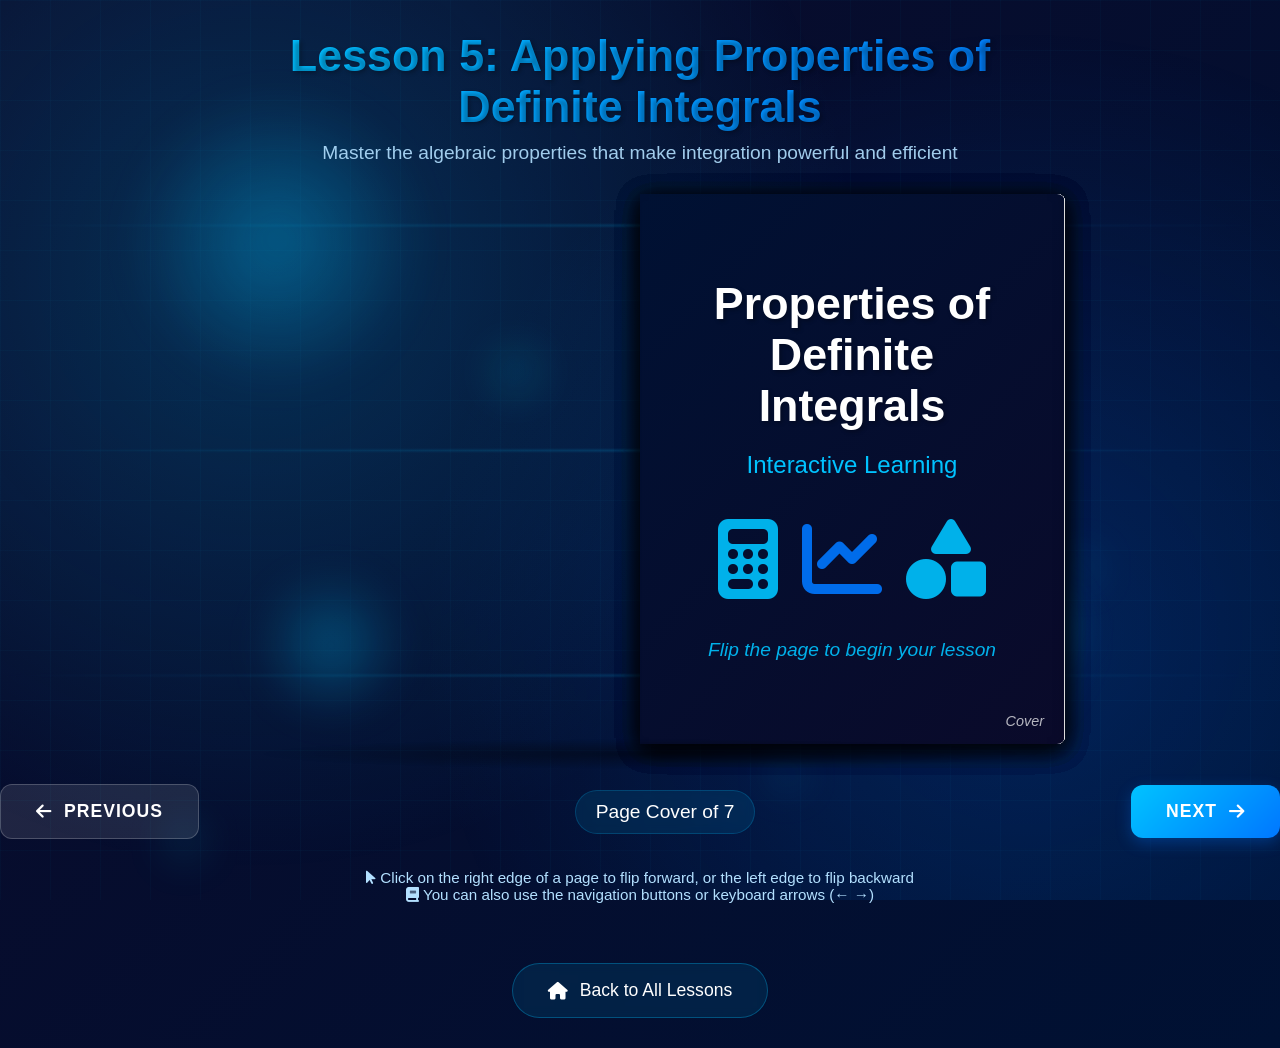
<file: lesson5.html>
<!DOCTYPE html>
<html lang="en">
<head>
    <meta charset="UTF-8">
    <meta name="viewport" content="width=device-width, initial-scale=1.0">
    <title>Lesson 5: Properties of Definite Integrals</title>
    <link rel="stylesheet" href="style.css">
    <link rel="stylesheet" href="https://cdnjs.cloudflare.com/ajax/libs/font-awesome/6.4.0/css/all.min.css">
</head>
<body>
    <div class="header">
        <h1>Lesson 5: Applying Properties of Definite Integrals</h1>
        <p>Master the algebraic properties that make integration powerful and efficient</p>
    </div>
    
    <div class="book-wrapper">
        <div class="book-container">
            <div class="book" id="book"></div>
            <div class="book-shadow"></div>
        </div>
    </div>
    
    <div class="controls">
        <button class="btn" id="prev-btn">
            <i class="fas fa-arrow-left"></i> Previous
        </button>
        
        <div class="page-indicator">
            Page <span id="current-page">1</span> of <span id="total-pages">6</span>
        </div>
        
        <button class="btn" id="next-btn">
            Next <i class="fas fa-arrow-right"></i>
        </button>
    </div>
    
    <div class="instructions">
        <p><i class="fas fa-mouse-pointer"></i> Click on the right edge of a page to flip forward, or the left edge to flip backward</p>
        <p><i class="fas fa-book"></i> You can also use the navigation buttons or keyboard arrows (← →)</p>
    </div>
    
    <div class="back-to-index">
        <a href="index.html">
            <i class="fas fa-home"></i> Back to All Lessons
        </a>
    </div>

    <script src="script.js"></script>
    <script>
        // Lesson 5 content - Properties of Definite Integrals
        const lesson5Pages = [
            {
                bookTitle: "Properties of Definite Integrals",
                title: "Introduction: Algebraic Properties",
                content: `<p>Definite integrals follow several algebraic properties that make them easier to work with. These properties are similar to those of summation.</p>
                
                <div class="math-example">
                    <h3>Basic Properties</h3>
                    <p>1. <strong>Additivity:</strong> ∫[f(x) + g(x)] dx = ∫f(x) dx + ∫g(x) dx</p>
                    <p>2. <strong>Constant Multiple:</strong> ∫k·f(x) dx = k·∫f(x) dx</p>
                    <p>3. <strong>Zero Width:</strong> ∫<sub>a</sub><sup>a</sup> f(x) dx = 0</p>
                </div>
                
                <h3>Interval Properties</h3>
                <div class="math-example">
                    <h3>1. Interval Additivity</h3>
                    <div class="formula">∫<sub>a</sub><sup>b</sup> f(x) dx + ∫<sub>b</sub><sup>c</sup> f(x) dx = ∫<sub>a</sub><sup>c</sup> f(x) dx</div>
                    <p>This allows splitting integrals at convenient points.</p>
                </div>
                
                <div class="math-example">
                    <h3>2. Reversing Limits</h3>
                    <div class="formula">∫<sub>b</sub><sup>a</sup> f(x) dx = -∫<sub>a</sub><sup>b</sup> f(x) dx</div>
                    <p>Reversing limits changes the sign.</p>
                </div>
                
                <h3>Symmetry Properties</h3>
                <div class="math-example">
                    <h3>Even Functions</h3>
                    <p>If f is even (f(-x) = f(x)):</p>
                    <div class="formula">∫<sub>-a</sub><sup>a</sup> f(x) dx = 2∫<sub>0</sub><sup>a</sup> f(x) dx</div>
                </div>
                
                <div class="math-example">
                    <h3>Odd Functions</h3>
                    <p>If f is odd (f(-x) = -f(x)):</p>
                    <div class="formula">∫<sub>-a</sub><sup>a</sup> f(x) dx = 0</div>
                </div>
                
                <h3>Why These Matter</h3>
                <p>These properties allow us to:</p>
                <p>• Simplify complex integrals</p>
                <p>• Break problems into manageable pieces</p>
                <p>• Recognize patterns for quick evaluation</p>
                <p>• Use symmetry to our advantage</p>`
            },
            {
                title: "Example 1: Using Interval Additivity",
                content: `<h3>Problem</h3>
                <p>Given that ∫<sub>0</sub><sup>2</sup> f(x) dx = 5 and ∫<sub>2</sub><sup>5</sup> f(x) dx = -3, find:</p>
                <p>a) ∫<sub>0</sub><sup>5</sup> f(x) dx</p>
                <p>b) ∫<sub>5</sub><sup>2</sup> f(x) dx</p>
                <p>c) ∫<sub>0</sub><sup>5</sup> [2f(x) + 3] dx</p>
                
                <div class="math-example">
                    <h3>Part A Solution</h3>
                    <p>By interval additivity:</p>
                    <div class="formula">∫₀⁵ f(x) dx = ∫₀² f(x) dx + ∫₂⁵ f(x) dx</div>
                    <div class="formula">= 5 + (-3) = <strong>2</strong></div>
                </div>
                
                <div class="math-example">
                    <h3>Part B Solution</h3>
                    <p>By reversing limits property:</p>
                    <div class="formula">∫₅² f(x) dx = -∫₂⁵ f(x) dx</div>
                    <div class="formula">= -(-3) = <strong>3</strong></div>
                </div>
                
                <div class="math-example">
                    <h3>Part C Solution</h3>
                    <p>Using linearity properties:</p>
                    <div class="formula">∫₀⁵ [2f(x) + 3] dx = 2∫₀⁵ f(x) dx + ∫₀⁵ 3 dx</div>
                    <div class="formula">= 2(2) + [3x]|₀⁵</div>
                    <div class="formula">= 4 + (15 - 0) = <strong>19</strong></div>
                </div>
                
                <h3>Explanation</h3>
                <p>For Part C, we used:</p>
                <p>1. <strong>Additivity:</strong> ∫[2f + 3] = ∫2f + ∫3</p>
                <p>2. <strong>Constant Multiple:</strong> ∫2f = 2∫f</p>
                <p>3. <strong>Constant Integral:</strong> ∫₀⁵ 3 dx = 3(5 - 0) = 15</p>
                
                <div class="math-example">
                    <h3>Check Your Understanding</h3>
                    <p>If ∫₁³ f(x) dx = 4 and ∫₁³ g(x) dx = -1, find ∫₁³ [3f(x) - 2g(x)] dx</p>
                    <p><em>Answer: 3(4) - 2(-1) = 12 + 2 = 14</em></p>
                </div>`
            },
            {
                title: "Example 2: Symmetry Properties",
                content: `<h3>Problem</h3>
                <p>Use symmetry to evaluate:</p>
                <p>a) ∫<sub>-2</sub><sup>2</sup> (x⁴ - 3x² + 5) dx</p>
                <p>b) ∫<sub>-π</sub><sup>π</sup> (x³ + sin(x)) dx</p>
                <p>c) ∫<sub>-1</sub><sup>1</sup> (x⁵ cos(x)) dx</p>
                
                <div class="math-example">
                    <h3>Part A Solution</h3>
                    <p>Check if function is even or odd:</p>
                    <p>f(x) = x⁴ - 3x² + 5</p>
                    <p>f(-x) = (-x)⁴ - 3(-x)² + 5 = x⁴ - 3x² + 5 = f(x)</p>
                    <p>So f is even. For even functions on symmetric interval:</p>
                    <div class="formula">∫₋₂² f(x) dx = 2∫₀² f(x) dx</div>
                    <p>Now compute:</p>
                    <div class="formula">2∫₀² (x⁴ - 3x² + 5) dx = 2[x⁵/5 - x³ + 5x]|₀²</div>
                    <div class="formula">= 2[(32/5 - 8 + 10) - 0] = 2(32/5 + 2) = 2(42/5) = <strong>84/5</strong></div>
                </div>
                
                <div class="math-example">
                    <h3>Part B Solution</h3>
                    <p>Analyze components:</p>
                    <p>x³ is odd, sin(x) is odd</p>
                    <p>Sum of odd functions is odd</p>
                    <p>For odd functions on symmetric interval:</p>
                    <div class="formula">∫₋π^π (x³ + sin(x)) dx = <strong>0</strong></div>
                    <p>No calculation needed!</p>
                </div>
                
                <div class="math-example">
                    <h3>Part C Solution</h3>
                    <p>Analyze f(x) = x⁵ cos(x)</p>
                    <p>x⁵ is odd, cos(x) is even</p>
                    <p>Product of odd and even = odd</p>
                    <p>So f is odd. For symmetric interval:</p>
                    <div class="formula">∫₋₁¹ x⁵ cos(x) dx = <strong>0</strong></div>
                </div>
                
                <h3>Symmetry Rules</h3>
                <div class="formula">even × even = even</div>
                <div class="formula">odd × odd = even</div>
                <div class="formula">even × odd = odd</div>
                <div class="formula">even + even = even</div>
                <div class="formula">odd + odd = odd</div>
                <div class="formula">even + odd = neither (in general)</div>
                
                <div class="math-example">
                    <h3>Quick Test</h3>
                    <p>What is ∫₋₃³ (x² sin(x)) dx? (Hint: x² even, sin(x) odd)</p>
                    <p><em>Answer: 0 (product is odd)</em></p>
                </div>`
            },
            {
                title: "Comparison Properties",
                content: `<h3>Inequality Properties</h3>
                <p>These properties help us compare integrals without computing them exactly.</p>
                
                <div class="math-example">
                    <h3>Property 1: Non-negativity</h3>
                    <p>If f(x) ≥ 0 on [a, b], then:</p>
                    <div class="formula">∫<sub>a</sub><sup>b</sup> f(x) dx ≥ 0</div>
                </div>
                
                <div class="math-example">
                    <h3>Property 2: Comparison</h3>
                    <p>If f(x) ≤ g(x) on [a, b], then:</p>
                    <div class="formula">∫<sub>a</sub><sup>b</sup> f(x) dx ≤ ∫<sub>a</sub><sup>b</sup> g(x) dx</div>
                </div>
                
                <div class="math-example">
                    <h3>Property 3: Bounded Functions</h3>
                    <p>If m ≤ f(x) ≤ M on [a, b], then:</p>
                    <div class="formula">m(b - a) ≤ ∫<sub>a</sub><sup>b</sup> f(x) dx ≤ M(b - a)</div>
                    <p>This gives upper and lower bounds for the integral.</p>
                </div>
                
                <h3>Example 1: Bounding an Integral</h3>
                <p>Give bounds for ∫<sub>0</sub><sup>2</sup> √(4 - x²) dx</p>
                
                <div class="math-example">
                    <h3>Solution</h3>
                    <p>On [0, 2], √(4 - x²) decreases from 2 to 0.</p>
                    <p>Minimum: f(2) = 0</p>
                    <p>Maximum: f(0) = 2</p>
                    <div class="formula">0(2 - 0) ≤ ∫₀² √(4 - x²) dx ≤ 2(2 - 0)</div>
                    <div class="formula">0 ≤ ∫₀² √(4 - x²) dx ≤ 4</div>
                    <p><em>Note: Actual value is π ≈ 3.14, which is between 0 and 4.</em></p>
                </div>
                
                <h3>Example 2: Comparing Integrals</h3>
                <p>Without computing, determine which is larger:</p>
                <p>∫<sub>0</sub><sup>1</sup> x² dx or ∫<sub>0</sub><sup>1</sup> x³ dx</p>
                
                <div class="math-example">
                    <h3>Solution</h3>
                    <p>On [0, 1], x² ≥ x³ for all x (since x²(1 - x) ≥ 0)</p>
                    <p>Therefore by comparison property:</p>
                    <div class="formula">∫₀¹ x² dx ≥ ∫₀¹ x³ dx</div>
                    <p>Actual values: 1/3 vs 1/4, so indeed 1/3 > 1/4</p>
                </div>
                
                <div class="math-example">
                    <h3>Example 3: Absolute Value Property</h3>
                    <div class="formula">|∫<sub>a</sub><sup>b</sup> f(x) dx| ≤ ∫<sub>a</sub><sup>b</sup> |f(x)| dx</div>
                    <p>The absolute value of the integral is less than or equal to the integral of the absolute value.</p>
                    <p>This follows from -|f(x)| ≤ f(x) ≤ |f(x)|</p>
                </div>`
            },
            {
                title: "Average Value of a Function",
                content: `<h3>Definition</h3>
                <p>The average value of f on [a, b] is:</p>
                <div class="formula">f<sub>avg</sub> = 1/(b - a) ∫<sub>a</sub><sup>b</sup> f(x) dx</div>
                
                <div class="math-example">
                    <h3>Geometric Interpretation</h3>
                    <p>The average value is the height of a rectangle with base (b - a) that has the same area as ∫ₐᵇ f(x) dx.</p>
                    <div class="formula">f<sub>avg</sub> × (b - a) = ∫ₐᵇ f(x) dx</div>
                </div>
                
                <h3>Example 1: Linear Function</h3>
                <p>Find the average value of f(x) = 2x + 1 on [0, 4]</p>
                
                <div class="math-example">
                    <h3>Solution</h3>
                    <div class="formula">f<sub>avg</sub> = 1/(4 - 0) ∫₀⁴ (2x + 1) dx</div>
                    <div class="formula">= ¼ [x² + x]|₀⁴ = ¼ [(16 + 4) - 0] = ¼(20) = <strong>5</strong></div>
                    <p>Check: f(0) = 1, f(4) = 9, average of endpoints = (1+9)/2 = 5 ✓</p>
                    <p>For linear functions, average value = average of endpoints</p>
                </div>
                
                <h3>Example 2: Quadratic Function</h3>
                <p>Find the average value of f(x) = x² on [0, 2]</p>
                
                <div class="math-example">
                    <h3>Solution</h3>
                    <div class="formula">f<sub>avg</sub> = 1/(2 - 0) ∫₀² x² dx</div>
                    <div class="formula">= ½ [x³/3]|₀² = ½(8/3) = <strong>4/3</strong></div>
                    <p>Note: f(0) = 0, f(2) = 4, but average value 4/3 ≠ (0+4)/2 = 2</p>
                    <p>For non-linear functions, average value ≠ average of endpoints</p>
                </div>
                
                <h3>Mean Value Theorem for Integrals</h3>
                <p>If f is continuous on [a, b], then there exists c in (a, b) such that:</p>
                <div class="formula">f(c) = f<sub>avg</sub> = 1/(b - a) ∫ₐᵇ f(x) dx</div>
                
                <div class="math-example">
                    <h3>Example</h3>
                    <p>For f(x) = x² on [0, 2], we found f<sub>avg</sub> = 4/3</p>
                    <p>Find c such that f(c) = 4/3</p>
                    <div class="formula">c² = 4/3 → c = √(4/3) = 2/√3 ≈ 1.155</div>
                    <p>Indeed, 1.155 is in (0, 2) and f(1.155) ≈ 1.333 = 4/3</p>
                </div>
                
                <h3>Application: Average Speed</h3>
                <p>If v(t) is velocity, then average velocity =</p>
                <div class="formula">v<sub>avg</sub> = 1/(b - a) ∫ₐᵇ v(t) dt = (total displacement)/(total time)</div>
                <p>Different from average speed = (total distance)/(total time)</p>`
            },
            {
                title: "Summary and Practice",
                content: `<h3>Complete Property Summary</h3>
                
                <div class="math-example">
                    <h3>Linearity Properties</h3>
                    <div class="formula">∫[f(x) + g(x)] dx = ∫f(x) dx + ∫g(x) dx</div>
                    <div class="formula">∫k·f(x) dx = k·∫f(x) dx</div>
                </div>
                
                <div class="math-example">
                    <h3>Interval Properties</h3>
                    <div class="formula">∫ₐᵇ f(x) dx + ∫ᵇᶜ f(x) dx = ∫ₐᶜ f(x) dx</div>
                    <div class="formula">∫ᵇᵃ f(x) dx = -∫ₐᵇ f(x) dx</div>
                    <div class="formula">∫ₐᵃ f(x) dx = 0</div>
                </div>
                
                <div class="math-example">
                    <h3>Symmetry Properties</h3>
                    <div class="formula">Even: ∫₋ₐᵃ f(x) dx = 2∫₀ᵃ f(x) dx</div>
                    <div class="formula">Odd: ∫₋ₐᵃ f(x) dx = 0</div>
                </div>
                
                <div class="math-example">
                    <h3>Comparison Properties</h3>
                    <div class="formula">If f(x) ≥ 0 on [a,b], then ∫ₐᵇ f(x) dx ≥ 0</div>
                    <div class="formula">If f(x) ≤ g(x) on [a,b], then ∫ₐᵇ f(x) dx ≤ ∫ₐᵇ g(x) dx</div>
                    <div class="formula">If m ≤ f(x) ≤ M on [a,b], then m(b-a) ≤ ∫ₐᵇ f(x) dx ≤ M(b-a)</div>
                </div>
                
                <div class="math-example">
                    <h3>Average Value</h3>
                    <div class="formula">f<sub>avg</sub> = 1/(b-a) ∫ₐᵇ f(x) dx</div>
                </div>
                
                <h3>Practice Problems</h3>
                <div class="math-example">
                    <p><strong>1.</strong> Given ∫₁³ f(x) dx = 4, ∫₃⁵ f(x) dx = -2, ∫₁⁵ g(x) dx = 1</p>
                    <p>Find ∫₁⁵ [3f(x) - 2g(x)] dx</p>
                    <p><em>Answer: 3(4-2) - 2(1) = 6-2=4</em></p>
                </div>
                
                <div class="math-example">
                    <p><strong>2.</strong> Use symmetry: ∫₋₂² (x⁵ - 3x³ + 2x) dx</p>
                    <p><em>Answer: 0 (odd function)</em></p>
                </div>
                
                <div class="math-example">
                    <p><strong>3.</strong> Find average value of f(x) = sin(x) on [0, π]</p>
                    <p><em>Answer: 2/π ≈ 0.6366</em></p>
                </div>
                
                <div class="math-example">
                    <p><strong>4.</strong> Without computing, compare: ∫₀¹ x dx vs ∫₀¹ √x dx</p>
                    <p><em>Answer: √x ≥ x on [0,1], so ∫√x ≥ ∫x</em></p>
                </div>
                
                <h3>Problem-Solving Tips</h3>
                <p>1. <strong>Check symmetry first</strong> - can save lots of work</p>
                <p>2. <strong>Break intervals</strong> at known values</p>
                <p>3. <strong>Use linearity</strong> to separate terms</p>
                <p>4. <strong>Apply bounds</strong> when exact computation is hard</p>
                <p>5. <strong>Remember average value formula</strong> for applied problems</p>
                
                <p>These properties turn integration from a computational chore into a strategic tool!</p>`
            }
        ];

        // Initialize the book with Lesson 5 content
        document.addEventListener('DOMContentLoaded', function() {
            initBook(lesson5Pages);
        });
    </script>
</body>
</html>
</file>
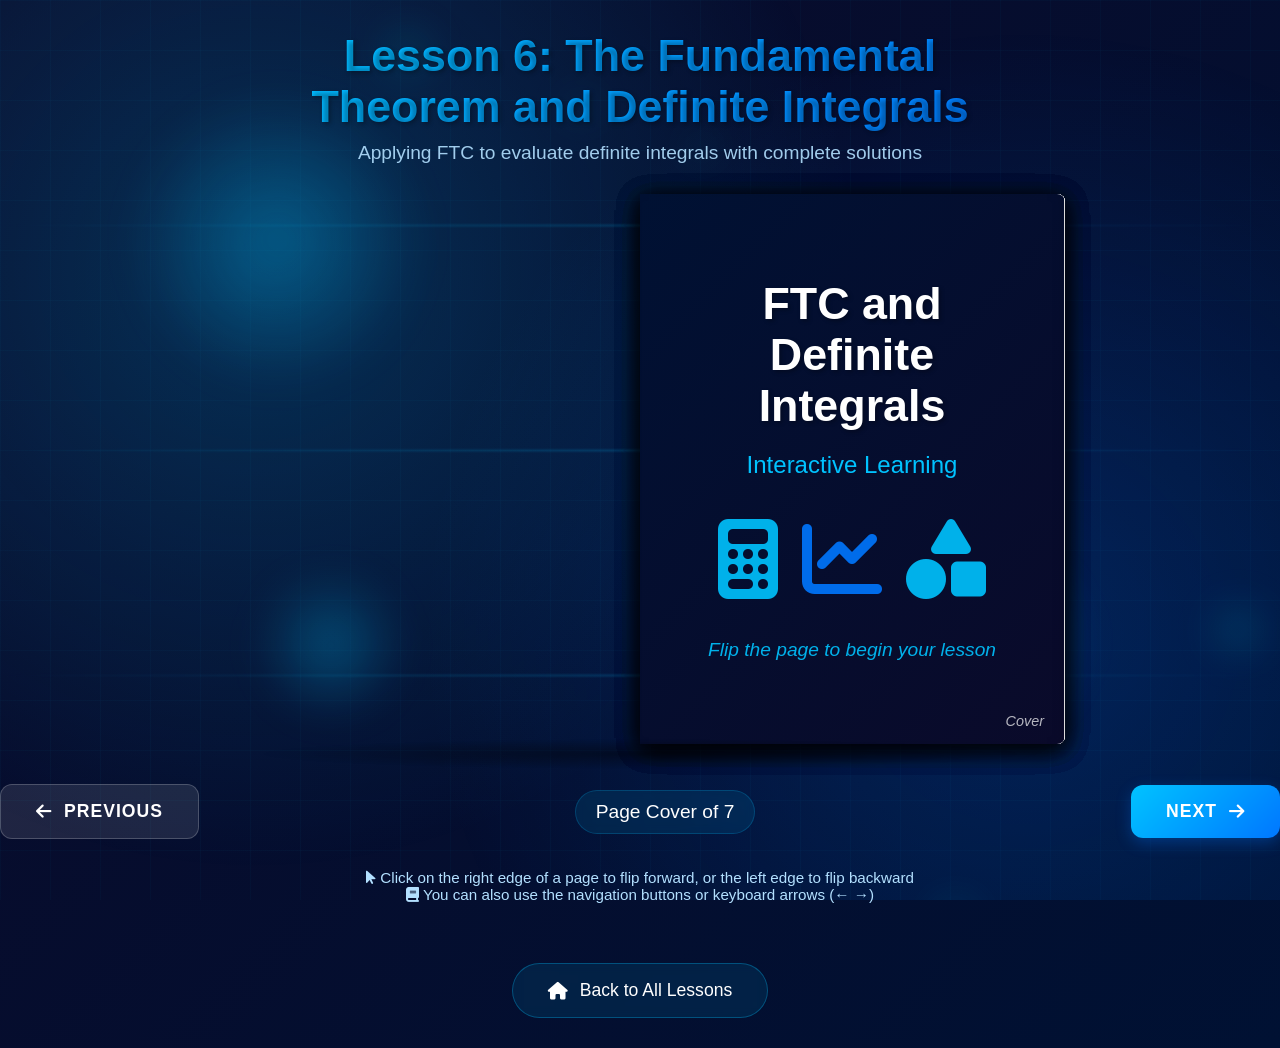
<file: lesson6.html>
<!DOCTYPE html>
<html lang="en">
<head>
    <meta charset="UTF-8">
    <meta name="viewport" content="width=device-width, initial-scale=1.0">
    <title>Lesson 6: FTC and Definite Integrals</title>
    <link rel="stylesheet" href="style.css">
    <link rel="stylesheet" href="https://cdnjs.cloudflare.com/ajax/libs/font-awesome/6.4.0/css/all.min.css">
</head>
<body>
    <div class="header">
        <h1>Lesson 6: The Fundamental Theorem and Definite Integrals</h1>
        <p>Applying FTC to evaluate definite integrals with complete solutions</p>
    </div>
    
    <div class="book-wrapper">
        <div class="book-container">
            <div class="book" id="book"></div>
            <div class="book-shadow"></div>
        </div>
    </div>
    
    <div class="controls">
        <button class="btn" id="prev-btn">
            <i class="fas fa-arrow-left"></i> Previous
        </button>
        
        <div class="page-indicator">
            Page <span id="current-page">1</span> of <span id="total-pages">6</span>
        </div>
        
        <button class="btn" id="next-btn">
            Next <i class="fas fa-arrow-right"></i>
        </button>
    </div>
    
    <div class="instructions">
        <p><i class="fas fa-mouse-pointer"></i> Click on the right edge of a page to flip forward, or the left edge to flip backward</p>
        <p><i class="fas fa-book"></i> You can also use the navigation buttons or keyboard arrows (← →)</p>
    </div>
    
    <div class="back-to-index">
        <a href="index.html">
            <i class="fas fa-home"></i> Back to All Lessons
        </a>
    </div>

    <script src="script.js"></script>
    <script>
        // Lesson 6 content - FTC and Definite Integrals
        const lesson6Pages = [
            {
                bookTitle: "FTC and Definite Integrals",
                title: "The Fundamental Theorem of Calculus",
                content: `<h3>Part 1: Connecting Derivatives and Integrals</h3>
                <p>The Fundamental Theorem of Calculus (FTC) is the bridge between differential and integral calculus. It comes in two parts:</p>
                
                <div class="math-example">
                    <h3>FTC Part 1</h3>
                    <div class="formula">d/dx [∫<sub>a</sub><sup>x</sup> f(t) dt] = f(x)</div>
                    <p>If f is continuous on [a,b], then the function defined by:</p>
                    <div class="formula">g(x) = ∫<sub>a</sub><sup>x</sup> f(t) dt</div>
                    <p>is continuous on [a,b], differentiable on (a,b), and g'(x) = f(x).</p>
                </div>
                
                <div class="math-example">
                    <h3>FTC Part 2 (Evaluation Theorem)</h3>
                    <div class="formula">∫<sub>a</sub><sup>b</sup> f(x) dx = F(b) - F(a)</div>
                    <p>If F is any antiderivative of f (i.e., F'(x) = f(x)), then the definite integral equals the difference of F at the endpoints.</p>
                </div>
                
                <h3>Why This Matters</h3>
                <p>Before FTC, computing areas under curves was incredibly difficult. FTC gives us a straightforward method:</p>
                <p>1. Find an antiderivative F(x)<br>
                2. Evaluate F(b) - F(a)<br>
                3. That's the definite integral!</p>
                
                <h3>Notation</h3>
                <div class="formula">[F(x)]<sub>a</sub><sup>b</sup> = F(b) - F(a)</div>
                <p>The vertical bar notation means "evaluate at b, evaluate at a, and subtract."</p>`
            },
            {
                title: "Example 1: Basic Definite Integral",
                content: `<h3>Problem:</h3>
                <p>Evaluate ∫<sub>1</sub><sup>4</sup> (3x² + 2x - 1) dx</p>
                
                <div class="math-example">
                    <h3>Step 1 — Find the antiderivative</h3>
                    <p>For ∫ (3x² + 2x - 1) dx, find F(x) such that F'(x) = 3x² + 2x - 1.</p>
                    <div class="formula">F(x) = x³ + x² - x + C</div>
                    <p>Using power rule: ∫3x² dx = x³, ∫2x dx = x², ∫(-1) dx = -x</p>
                    <p>The constant C will cancel when we compute F(4) - F(1).</p>
                </div>
                
                <div class="math-example">
                    <h3>Step 2 — Apply FTC Part 2</h3>
                    <div class="formula">∫<sub>1</sub><sup>4</sup> (3x² + 2x - 1) dx = [x³ + x² - x]<sub>1</sub><sup>4</sup></div>
                </div>
                
                <div class="math-example">
                    <h3>Step 3 — Evaluate at endpoints</h3>
                    <p>At x = 4:</p>
                    <div class="formula">F(4) = 4³ + 4² - 4 = 64 + 16 - 4 = 76</div>
                    <p>At x = 1:</p>
                    <div class="formula">F(1) = 1³ + 1² - 1 = 1 + 1 - 1 = 1</div>
                </div>
                
                <div class="math-example">
                    <h3>Step 4 — Subtract</h3>
                    <div class="formula">F(4) - F(1) = 76 - 1 = 75</div>
                </div>
                
                <h3>Step 5 — Interpret</h3>
                <p>The net area under the curve y = 3x² + 2x - 1 from x = 1 to x = 4 is <strong>75 square units</strong>.</p>
                
                <div class="math-example">
                    <h3>Check with FTC Part 1</h3>
                    <p>If g(x) = ∫<sub>1</sub><sup>x</sup> (3t² + 2t - 1) dt, then by FTC Part 1:</p>
                    <div class="formula">g'(x) = 3x² + 2x - 1</div>
                    <p>Indeed, the derivative of our antiderivative returns the original integrand.</p>
                </div>`
            },
            {
                title: "Example 2: Exponential Function",
                content: `<h3>Problem:</h3>
                <p>Evaluate ∫<sub>0</sub><sup>ln5</sup> 2e<sup>2x</sup> dx</p>
                
                <div class="math-example">
                    <h3>Step 1 — Find the antiderivative</h3>
                    <p>Recall: ∫ e<sup>kx</sup> dx = (1/k)e<sup>kx</sup> + C</p>
                    <p>Here, k = 2, so:</p>
                    <div class="formula">∫ 2e<sup>2x</sup> dx = 2 × (1/2)e<sup>2x</sup> + C = e<sup>2x</sup> + C</div>
                    <p>Check: d/dx [e<sup>2x</sup>] = 2e<sup>2x</sup> ✓</p>
                </div>
                
                <div class="math-example">
                    <h3>Step 2 — Apply FTC Part 2</h3>
                    <div class="formula">∫<sub>0</sub><sup>ln5</sup> 2e<sup>2x</sup> dx = [e<sup>2x</sup>]<sub>0</sub><sup>ln5</sup></div>
                </div>
                
                <div class="math-example">
                    <h3>Step 3 — Evaluate at endpoints</h3>
                    <p>At x = ln5:</p>
                    <div class="formula">e<sup>2·ln5</sup> = e<sup>ln(5²)</sup> = e<sup>ln25</sup> = 25</div>
                    <p>Using property: e<sup>ln a</sup> = a</p>
                    
                    <p>At x = 0:</p>
                    <div class="formula">e<sup>2·0</sup> = e<sup>0</sup> = 1</div>
                </div>
                
                <div class="math-example">
                    <h3>Step 4 — Subtract</h3>
                    <div class="formula">F(ln5) - F(0) = 25 - 1 = 24</div>
                </div>
                
                <h3>Step 5 — Interpret</h3>
                <p>The net area under y = 2e<sup>2x</sup> from x = 0 to x = ln5 is <strong>24 square units</strong>.</p>
                
                <div class="math-example">
                    <h3>Alternative Approach</h3>
                    <p>We could also use substitution: Let u = 2x, then du = 2dx, so dx = du/2.</p>
                    <div class="formula">∫ 2e<sup>2x</sup> dx = ∫ e<sup>u</sup> du = e<sup>u</sup> + C = e<sup>2x</sup> + C</div>
                    <p>Same result! Multiple methods often lead to the same answer.</p>
                </div>`
            },
            {
                title: "Properties of Definite Integrals",
                content: `<h3>Working with Definite Integrals</h3>
                <p>Definite integrals have several important properties that follow from FTC and basic algebra:</p>
                
                <div class="math-example">
                    <h3>1. Reversal of Limits</h3>
                    <div class="formula">∫<sub>b</sub><sup>a</sup> f(x) dx = -∫<sub>a</sub><sup>b</sup> f(x) dx</div>
                    <p>Proof: F(a) - F(b) = -[F(b) - F(a)]</p>
                </div>
                
                <div class="math-example">
                    <h3>2. Additivity Over Intervals</h3>
                    <div class="formula">∫<sub>a</sub><sup>b</sup> f(x) dx + ∫<sub>b</sub><sup>c</sup> f(x) dx = ∫<sub>a</sub><sup>c</sup> f(x) dx</div>
                    <p>Proof: [F(b) - F(a)] + [F(c) - F(b)] = F(c) - F(a)</p>
                </div>
                
                <div class="math-example">
                    <h3>3. Constant Multiple</h3>
                    <div class="formula">∫<sub>a</sub><sup>b</sup> k·f(x) dx = k·∫<sub>a</sub><sup>b</sup> f(x) dx</div>
                    <p>Proof: k[F(b) - F(a)] = kF(b) - kF(a)</p>
                </div>
                
                <div class="math-example">
                    <h3>4. Sum/Difference</h3>
                    <div class="formula">∫<sub>a</sub><sup>b</sup> [f(x) ± g(x)] dx = ∫<sub>a</sub><sup>b</sup> f(x) dx ± ∫<sub>a</sub><sup>b</sup> g(x) dx</div>
                </div>
                
                <h3>Example Using Properties</h3>
                <p>Given ∫<sub>1</sub><sup>4</sup> f(x) dx = 5 and ∫<sub>4</sub><sup>7</sup> f(x) dx = 3, find ∫<sub>1</sub><sup>7</sup> f(x) dx.</p>
                
                <div class="math-example">
                    <p>By additivity:</p>
                    <div class="formula">∫<sub>1</sub><sup>7</sup> f(x) dx = ∫<sub>1</sub><sup>4</sup> f(x) dx + ∫<sub>4</sub><sup>7</sup> f(x) dx = 5 + 3 = 8</div>
                </div>
                
                <h3>Zero Width Interval</h3>
                <div class="formula">∫<sub>a</sub><sup>a</sup> f(x) dx = 0</div>
                <p>Proof: F(a) - F(a) = 0</p>`
            },
            {
                title: "Definite Integrals of Odd/Even Functions",
                content: `<h3>Symmetry Properties</h3>
                <p>For functions with symmetry, definite integrals can be simplified:</p>
                
                <div class="math-example">
                    <h3>Even Functions: f(-x) = f(x)</h3>
                    <div class="formula">∫<sub>-a</sub><sup>a</sup> f(x) dx = 2∫<sub>0</sub><sup>a</sup> f(x) dx</div>
                    <p>Examples: x², cos x, |x|, x⁴ - 2x² + 1</p>
                    <p><strong>Visual:</strong> Symmetric about y-axis, so area from -a to 0 equals area from 0 to a.</p>
                </div>
                
                <div class="math-example">
                    <h3>Odd Functions: f(-x) = -f(x)</h3>
                    <div class="formula">∫<sub>-a</sub><sup>a</sup> f(x) dx = 0</div>
                    <p>Examples: x, x³, sin x, x⁵ - x³</p>
                    <p><strong>Visual:</strong> Area above x-axis from -a to 0 cancels with area below x-axis from 0 to a.</p>
                </div>
                
                <h3>Example: Even Function</h3>
                <p>Evaluate ∫<sub>-2</sub><sup>2</sup> (x⁴ + 3x² + 1) dx</p>
                
                <div class="math-example">
                    <h3>Step 1 — Verify evenness</h3>
                    <p>f(x) = x⁴ + 3x² + 1<br>
                    f(-x) = (-x)⁴ + 3(-x)² + 1 = x⁴ + 3x² + 1 = f(x) ✓</p>
                </div>
                
                <div class="math-example">
                    <h3>Step 2 — Apply symmetry property</h3>
                    <div class="formula">∫<sub>-2</sub><sup>2</sup> f(x) dx = 2∫<sub>0</sub><sup>2</sup> (x⁴ + 3x² + 1) dx</div>
                </div>
                
                <div class="math-example">
                    <h3>Step 3 — Evaluate ∫<sub>0</sub><sup>2</sup> (x⁴ + 3x² + 1) dx</h3>
                    <div class="formula">[x⁵/5 + x³ + x]<sub>0</sub><sup>2</sup><br>
                    = (32/5 + 8 + 2) - (0 + 0 + 0)<br>
                    = 32/5 + 10 = 32/5 + 50/5 = 82/5</div>
                </div>
                
                <div class="math-example">
                    <h3>Step 4 — Double the result</h3>
                    <div class="formula">2 × (82/5) = 164/5 = 32.8</div>
                </div>
                
                <h3>Verification without symmetry:</h3>
                <div class="formula">∫<sub>-2</sub><sup>2</sup> (x⁴ + 3x² + 1) dx = [x⁵/5 + x³ + x]<sub>-2</sub><sup>2</sup><br>
                = (32/5 + 8 + 2) - [(-32)/5 + (-8) + (-2)]<br>
                = 82/5 - (-82/5) = 164/5 ✓</div>`
            },
            {
                title: "Summary and Practice",
                content: `<h3>FTC Application Process</h3>
                <div class="math-example">
                    <p><strong>To evaluate ∫<sub>a</sub><sup>b</sup> f(x) dx:</strong></p>
                    <p>1. Find any antiderivative F(x) (F'(x) = f(x))<br>
                    2. Compute F(b) - F(a)<br>
                    3. That's the definite integral!</p>
                </div>
                
                <h3>Key Formulas</h3>
                <div class="formula">FTC Part 2: ∫<sub>a</sub><sup>b</sup> f(x) dx = F(b) - F(a)</div>
                <div class="formula">Notation: [F(x)]<sub>a</sub><sup>b</sup> = F(b) - F(a)</div>
                <div class="formula">Even function: ∫<sub>-a</sub><sup>a</sup> f(x) dx = 2∫<sub>0</sub><sup>a</sup> f(x) dx</div>
                <div class="formula">Odd function: ∫<sub>-a</sub><sup>a</sup> f(x) dx = 0</div>
                
                <h3>Try It Yourself</h3>
                <div class="math-example">
                    <p><strong>Practice Problem 1:</strong><br>
                    Evaluate ∫<sub>0</sub><sup>π/2</sup> (cos x + 2 sin x) dx</p>
                    <p><em>Hint: ∫cos x dx = sin x, ∫sin x dx = -cos x</em></p>
                </div>
                
                <div class="math-example">
                    <p><strong>Practice Problem 2:</strong><br>
                    Given f is odd and ∫<sub>0</sub><sup>3</sup> f(x) dx = 7, find ∫<sub>-3</sub><sup>3</sup> f(x) dx</p>
                </div>
                
                <div class="math-example">
                    <p><strong>Practice Problem 3:</strong><br>
                    Evaluate ∫<sub>-1</sub><sup>2</sup> (4x³ - 6x² + 1) dx</p>
                </div>
                
                <h3>Common Pitfalls</h3>
                <p>1. Don't forget the constant of integration for indefinite integrals, but remember it cancels in definite integrals.<br>
                2. Check for symmetry to simplify calculations.<br>
                3. Verify your antiderivative by differentiating.<br>
                4. Pay attention to integration limits (especially when negative).</p>
                
                <p>The Fundamental Theorem makes computing definite integrals straightforward once you can find antiderivatives!</p>`
            }
        ];

        // Initialize the book with Lesson 6 content
        document.addEventListener('DOMContentLoaded', function() {
            initBook(lesson6Pages);
        });
    </script>
</body>
</html>
</file>
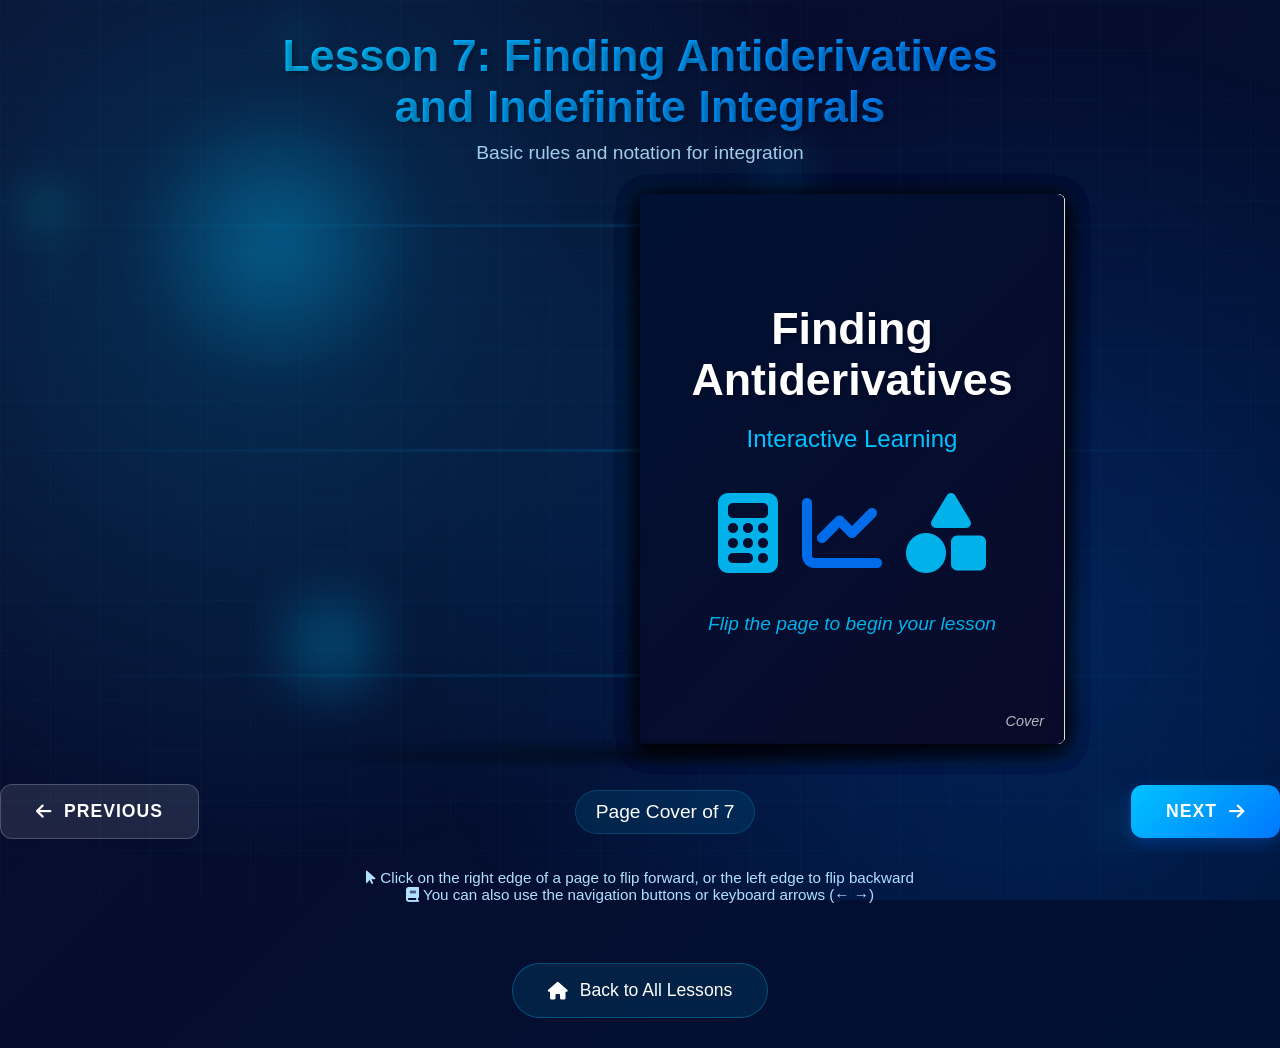
<file: lesson7.html>
<!DOCTYPE html>
<html lang="en">
<head>
    <meta charset="UTF-8">
    <meta name="viewport" content="width=device-width, initial-scale=1.0">
    <title>Lesson 7: Finding Antiderivatives</title>
    <link rel="stylesheet" href="style.css">
    <link rel="stylesheet" href="https://cdnjs.cloudflare.com/ajax/libs/font-awesome/6.4.0/css/all.min.css">
</head>
<body>
    <div class="header">
        <h1>Lesson 7: Finding Antiderivatives and Indefinite Integrals</h1>
        <p>Basic rules and notation for integration</p>
    </div>
    
    <div class="book-wrapper">
        <div class="book-container">
            <div class="book" id="book"></div>
            <div class="book-shadow"></div>
        </div>
    </div>
    
    <div class="controls">
        <button class="btn" id="prev-btn">
            <i class="fas fa-arrow-left"></i> Previous
        </button>
        
        <div class="page-indicator">
            Page <span id="current-page">1</span> of <span id="total-pages">6</span>
        </div>
        
        <button class="btn" id="next-btn">
            Next <i class="fas fa-arrow-right"></i>
        </button>
    </div>
    
    <div class="instructions">
        <p><i class="fas fa-mouse-pointer"></i> Click on the right edge of a page to flip forward, or the left edge to flip backward</p>
        <p><i class="fas fa-book"></i> You can also use the navigation buttons or keyboard arrows (← →)</p>
    </div>
    
    <div class="back-to-index">
        <a href="index.html">
            <i class="fas fa-home"></i> Back to All Lessons
        </a>
    </div>

    <script src="script.js"></script>
    <script>
        // Lesson 7 content - Finding Antiderivatives
        const lesson7Pages = [
            {
                bookTitle: "Finding Antiderivatives",
                title: "Introduction to Antiderivatives",
                content: `<h3>What is an Antiderivative?</h3>
                <p>An <strong>antiderivative</strong> of a function f(x) is a function F(x) whose derivative is f(x):</p>
                <div class="formula">F'(x) = f(x)</div>
                
                <div class="math-example">
                    <h3>Simple Example</h3>
                    <p>If f(x) = 2x, then an antiderivative is F(x) = x² because:</p>
                    <div class="formula">d/dx [x²] = 2x</div>
                    <p>But also F(x) = x² + 1, x² - 3, x² + π... all work!</p>
                </div>
                
                <h3>The Constant of Integration</h3>
                <p>Since the derivative of a constant is zero, antiderivatives come in families:</p>
                <div class="formula">If F'(x) = f(x), then [F(x) + C]' = f(x) for any constant C</div>
                
                <div class="math-example">
                    <h3>Indefinite Integral Notation</h3>
                    <div class="formula">∫ f(x) dx = F(x) + C</div>
                    <p>∫ is the integral sign, f(x) is the integrand, dx indicates the variable, and C is the constant of integration.</p>
                </div>
                
                <h3>Basic Integration Rules (Reverse Power Rule)</h3>
                <div class="formula">∫ xⁿ dx = xⁿ⁺¹/(n+1) + C, for n ≠ -1</div>
                
                <h3>Verification by Differentiation</h3>
                <p>Always check your antiderivative by differentiating:</p>
                <div class="formula">d/dx [xⁿ⁺¹/(n+1) + C] = xⁿ ✓</div>
                
                <h3>Initial Value Problems</h3>
                <p>Sometimes we know F(a) = b (an initial condition). This lets us find the specific constant C.</p>`
            },
            {
                title: "Example 1: Polynomial Integration",
                content: `<h3>Problem:</h3>
                <p>Find ∫ (4x³ - 3x² + 5x - 2) dx</p>
                
                <div class="math-example">
                    <h3>Step 1 — Apply the power rule term by term</h3>
                    <p>The integral of a sum is the sum of integrals:</p>
                    <div class="formula">∫ (4x³ - 3x² + 5x - 2) dx = ∫4x³ dx - ∫3x² dx + ∫5x dx - ∫2 dx</div>
                </div>
                
                <div class="math-example">
                    <h3>Step 2 — Integrate each term</h3>
                    <p>For ∫4x³ dx: n = 3, so n+1 = 4, coefficient 4 ÷ 4 = 1:</p>
                    <div class="formula">∫4x³ dx = 4 × (x⁴/4) + C₁ = x⁴ + C₁</div>
                    
                    <p>For ∫3x² dx: n = 2, so n+1 = 3, coefficient 3 ÷ 3 = 1:</p>
                    <div class="formula">∫3x² dx = 3 × (x³/3) + C₂ = x³ + C₂</div>
                    
                    <p>For ∫5x dx: n = 1, so n+1 = 2, coefficient 5 ÷ 2 = 5/2:</p>
                    <div class="formula">∫5x dx = 5 × (x²/2) + C₃ = (5/2)x² + C₃</div>
                    
                    <p>For ∫2 dx: Note 2 = 2x⁰, n = 0, so n+1 = 1:</p>
                    <div class="formula">∫2 dx = 2 × (x¹/1) + C₄ = 2x + C₄</div>
                </div>
                
                <div class="math-example">
                    <h3>Step 3 — Combine terms</h3>
                    <p>Putting it all together:</p>
                    <div class="formula">∫ (4x³ - 3x² + 5x - 2) dx = x⁴ - x³ + (5/2)x² - 2x + C</div>
                    <p>Note: C₁ - C₂ + C₃ - C₄ = just one constant C</p>
                </div>
                
                <div class="math-example">
                    <h3>Step 4 — Verify by differentiation</h3>
                    <div class="formula">d/dx [x⁴ - x³ + (5/2)x² - 2x + C]<br>
                    = 4x³ - 3x² + 5x - 2 + 0</div>
                    <p>✓ Matches the original integrand!</p>
                </div>
                
                <h3>General Approach</h3>
                <p>1. Integrate term by term<br>
                2. Add 1 to the exponent, then divide by new exponent<br>
                3. Combine constants into one +C<br>
                4. Always check by differentiating</p>
                
                <div class="math-example">
                    <h3>Quick Pattern</h3>
                    <div class="formula">∫ axⁿ dx = a × [xⁿ⁺¹/(n+1)] + C</div>
                    <p>Add 1 to exponent, divide by new exponent, multiply by coefficient.</p>
                </div>`
            },
            {
                title: "Example 2: With Initial Condition",
                content: `<h3>Problem:</h3>
                <p>Find f(x) if f'(x) = 6x² - 4x + 3 and f(1) = 5.</p>
                
                <div class="math-example">
                    <h3>Step 1 — Find the general antiderivative</h3>
                    <div class="formula">∫ (6x² - 4x + 3) dx = 6(x³/3) - 4(x²/2) + 3x + C</div>
                    <p>Simplify:</p>
                    <div class="formula">= 2x³ - 2x² + 3x + C</div>
                    <p>So f(x) = 2x³ - 2x² + 3x + C</p>
                </div>
                
                <div class="math-example">
                    <h3>Step 2 — Use the initial condition f(1) = 5</h3>
                    <p>Substitute x = 1 into f(x):</p>
                    <div class="formula">f(1) = 2(1)³ - 2(1)² + 3(1) + C = 2 - 2 + 3 + C = 3 + C</div>
                    <p>We know f(1) = 5, so:</p>
                    <div class="formula">3 + C = 5</div>
                    <div class="formula">C = 2</div>
                </div>
                
                <div class="math-example">
                    <h3>Step 3 — Write the specific solution</h3>
                    <div class="formula">f(x) = 2x³ - 2x² + 3x + 2</div>
                </div>
                
                <div class="math-example">
                    <h3>Step 4 — Verify both conditions</h3>
                    <p>Check derivative:</p>
                    <div class="formula">f'(x) = 6x² - 4x + 3 ✓</div>
                    <p>Check initial condition:</p>
                    <div class="formula">f(1) = 2(1) - 2(1) + 3(1) + 2 = 2 - 2 + 3 + 2 = 5 ✓</div>
                </div>
                
                <h3>Geometric Interpretation</h3>
                <p>There are infinitely many curves with the same slope (derivative). The initial condition picks out the specific curve that passes through the point (1, 5).</p>
                
                <div class="math-example">
                    <h3>Family of Curves</h3>
                    <p>All functions of the form f(x) = 2x³ - 2x² + 3x + C have the same derivative.</p>
                    <p>The initial condition f(1) = 5 selects C = 2 from this family.</p>
                </div>`
            },
            {
                title: "Basic Integration Formulas",
                content: `<h3>Essential Antiderivative Formulas</h3>
                <p>Memorize these basic integration formulas:</p>
                
                <div class="math-example">
                    <h3>Power Rule (n ≠ -1)</h3>
                    <div class="formula">∫ xⁿ dx = xⁿ⁺¹/(n+1) + C</div>
                    <p>Examples:<br>
                    ∫ x⁵ dx = x⁶/6 + C<br>
                    ∫ √x dx = ∫ x¹/² dx = x³/²/(3/2) = (2/3)x³/² + C<br>
                    ∫ 1/x² dx = ∫ x⁻² dx = x⁻¹/(-1) = -1/x + C</p>
                </div>
                
                <div class="math-example">
                    <h3>Exponential Functions</h3>
                    <div class="formula">∫ eˣ dx = eˣ + C</div>
                    <div class="formula">∫ aˣ dx = aˣ/ln(a) + C, for a > 0, a ≠ 1</div>
                    <div class="formula">∫ eᵏˣ dx = (1/k)eᵏˣ + C</div>
                    <p>Examples:<br>
                    ∫ e³ˣ dx = (1/3)e³ˣ + C<br>
                    ∫ 2ˣ dx = 2ˣ/ln2 + C</p>
                </div>
                
                <div class="math-example">
                    <h3>Trigonometric Functions</h3>
                    <div class="formula">∫ sin x dx = -cos x + C</div>
                    <div class="formula">∫ cos x dx = sin x + C</div>
                    <div class="formula">∫ sec² x dx = tan x + C</div>
                    <div class="formula">∫ sec x tan x dx = sec x + C</div>
                    <div class="formula">∫ csc² x dx = -cot x + C</div>
                    <div class="formula">∫ csc x cot x dx = -csc x + C</div>
                </div>
                
                <div class="math-example">
                    <h3>Special Case: n = -1</h3>
                    <div class="formula">∫ 1/x dx = ln|x| + C</div>
                    <p>Note the absolute value! This works for positive and negative x.</p>
                </div>
                
                <h3>Linearity Properties</h3>
                <div class="formula">∫ [af(x) + bg(x)] dx = a∫ f(x) dx + b∫ g(x) dx</div>
                <p>Constants can be factored out, and integrals split over sums/differences.</p>
                
                <h3>Example Combining Rules</h3>
                <p>∫ (3eˣ + 4cos x - 5/x) dx</p>
                <div class="formula">= 3∫ eˣ dx + 4∫ cos x dx - 5∫ 1/x dx<br>
                = 3eˣ + 4sin x - 5ln|x| + C</div>`
            },
            {
                title: "Integration of Trigonometric Functions",
                content: `<h3>Trigonometric Integration Basics</h3>
                <p>These come from reversing derivative formulas:</p>
                
                <div class="math-example">
                    <h3>Derivative → Antiderivative</h3>
                    <table style="width:100%; border-collapse: collapse; margin: 15px 0;">
                        <tr style="background: #e8f4ff;">
                            <th style="padding: 8px; text-align: left;">Derivative Rule</th>
                            <th style="padding: 8px; text-align: left;">Antiderivative Rule</th>
                        </tr>
                        <tr>
                            <td style="padding: 8px; border-bottom: 1px solid #ddd;">d/dx [sin x] = cos x</td>
                            <td style="padding: 8px; border-bottom: 1px solid #ddd;">∫ cos x dx = sin x + C</td>
                        </tr>
                        <tr style="background: #f9f9f9;">
                            <td style="padding: 8px; border-bottom: 1px solid #ddd;">d/dx [cos x] = -sin x</td>
                            <td style="padding: 8px; border-bottom: 1px solid #ddd;">∫ sin x dx = -cos x + C</td>
                        </tr>
                        <tr>
                            <td style="padding: 8px; border-bottom: 1px solid #ddd;">d/dx [tan x] = sec² x</td>
                            <td style="padding: 8px; border-bottom: 1px solid #ddd;">∫ sec² x dx = tan x + C</td>
                        </tr>
                        <tr style="background: #f9f9f9;">
                            <td style="padding: 8px; border-bottom: 1px solid #ddd;">d/dx [sec x] = sec x tan x</td>
                            <td style="padding: 8px; border-bottom: 1px solid #ddd;">∫ sec x tan x dx = sec x + C</td>
                        </tr>
                        <tr>
                            <td style="padding: 8px; border-bottom: 1px solid #ddd;">d/dx [cot x] = -csc² x</td>
                            <td style="padding: 8px; border-bottom: 1px solid #ddd;">∫ csc² x dx = -cot x + C</td>
                        </tr>
                        <tr style="background: #f9f9f9;">
                            <td style="padding: 8px;">d/dx [csc x] = -csc x cot x</td>
                            <td style="padding: 8px;">∫ csc x cot x dx = -csc x + C</td>
                        </tr>
                    </table>
                </div>
                
                <h3>Example 1: Mixed Trigonometric Function</h3>
                <p>∫ (2sin x - 3cos x + sec² x) dx</p>
                
                <div class="math-example">
                    <h3>Solution</h3>
                    <div class="formula">= 2∫ sin x dx - 3∫ cos x dx + ∫ sec² x dx<br>
                    = 2(-cos x) - 3(sin x) + tan x + C<br>
                    = -2cos x - 3sin x + tan x + C</div>
                </div>
                
                <h3>Example 2: With Coefficients on Arguments</h3>
                <p>∫ sin(3x) dx</p>
                
                <div class="math-example">
                    <h3>Solution</h3>
                    <p>We know d/dx [cos(3x)] = -3sin(3x).<br>
                    So d/dx [-⅓cos(3x)] = sin(3x).</p>
                    <div class="formula">∫ sin(3x) dx = -⅓cos(3x) + C</div>
                </div>
                
                <div class="math-example">
                    <h3>General Rule for sin(kx) and cos(kx)</h3>
                    <div class="formula">∫ sin(kx) dx = -(1/k)cos(kx) + C</div>
                    <div class="formula">∫ cos(kx) dx = (1/k)sin(kx) + C</div>
                    <p>Always divide by the coefficient of x inside the trig function.</p>
                </div>
                
                <h3>Verification Example</h3>
                <p>Check: ∫ cos(4x) dx = (1/4)sin(4x) + C</p>
                <div class="formula">d/dx [(1/4)sin(4x) + C] = (1/4)×4cos(4x) = cos(4x) ✓</div>
                
                <h3>Common Mistake</h3>
                <p>∫ sin(x²) dx ≠ -cos(x²) + C<br>
                Because d/dx [-cos(x²)] = 2x sin(x²) by chain rule.<br>
                For sin(kx), the argument must be linear in x.</p>`
            },
            {
                title: "Summary and Practice",
                content: `<h3>Basic Integration Rules Summary</h3>
                <div class="math-example">
                    <p><strong>Power Rule (n ≠ -1):</strong> ∫ xⁿ dx = xⁿ⁺¹/(n+1) + C</p>
                    <p><strong>Special Case (n = -1):</strong> ∫ 1/x dx = ln|x| + C</p>
                    <p><strong>Exponential:</strong> ∫ eˣ dx = eˣ + C</p>
                    <p><strong>Exponential with coefficient:</strong> ∫ eᵏˣ dx = (1/k)eᵏˣ + C</p>
                    <p><strong>Sine:</strong> ∫ sin x dx = -cos x + C</p>
                    <p><strong>Cosine:</strong> ∫ cos x dx = sin x + C</p>
                </div>
                
                <h3>Linearity Property</h3>
                <div class="formula">∫ [af(x) + bg(x)] dx = a∫ f(x) dx + b∫ g(x) dx</div>
                
                <h3>Try It Yourself</h3>
                <div class="math-example">
                    <p><strong>Practice Problem 1:</strong><br>
                    Find ∫ (x⁴ - 3x² + 2/x) dx</p>
                    <p><em>Hint: Write 2/x as 2x⁻¹</em></p>
                </div>
                
                <div class="math-example">
                    <p><strong>Practice Problem 2:</strong><br>
                    Find ∫ (e²ˣ - 5sin x + 4cos(2x)) dx</p>
                    <p><em>Remember: ∫ cos(kx) dx = (1/k)sin(kx) + C</em></p>
                </div>
                
                <div class="math-example">
                    <p><strong>Practice Problem 3:</strong><br>
                    Find f(x) if f'(x) = 4x³ + eˣ and f(0) = 3</p>
                </div>
                
                <h3>Verification Strategy</h3>
                <p>Always check your antiderivative by differentiating:</p>
                <div class="math-example">
                    <p>If you find ∫ f(x) dx = F(x) + C,<br>
                    then compute dF/dx.<br>
                    It should equal f(x).</p>
                </div>
                
                <h3>Common Errors to Avoid</h3>
                <p>1. Forgetting +C in indefinite integrals<br>
                2. Applying power rule to 1/x (use ln|x| instead)<br>
                3. Misapplying chain rule in reverse<br>
                4. Forgetting to divide by coefficient in ∫ sin(kx) or ∫ cos(kx)<br>
                5. Not checking your answer by differentiation</p>
                
                <h3>Next Steps</h3>
                <p>Once you master these basic rules, you'll be ready for:<br>
                • Substitution method (u-sub)<br>
                • Integration by parts<br>
                • Trigonometric substitution<br>
                • Partial fractions</p>
                
                <p>Practice is key! Try integrating different combinations of these basic functions.</p>`
            }
        ];

        // Initialize the book with Lesson 7 content
        document.addEventListener('DOMContentLoaded', function() {
            initBook(lesson7Pages);
        });
    </script>
</body>
</html>
</file>
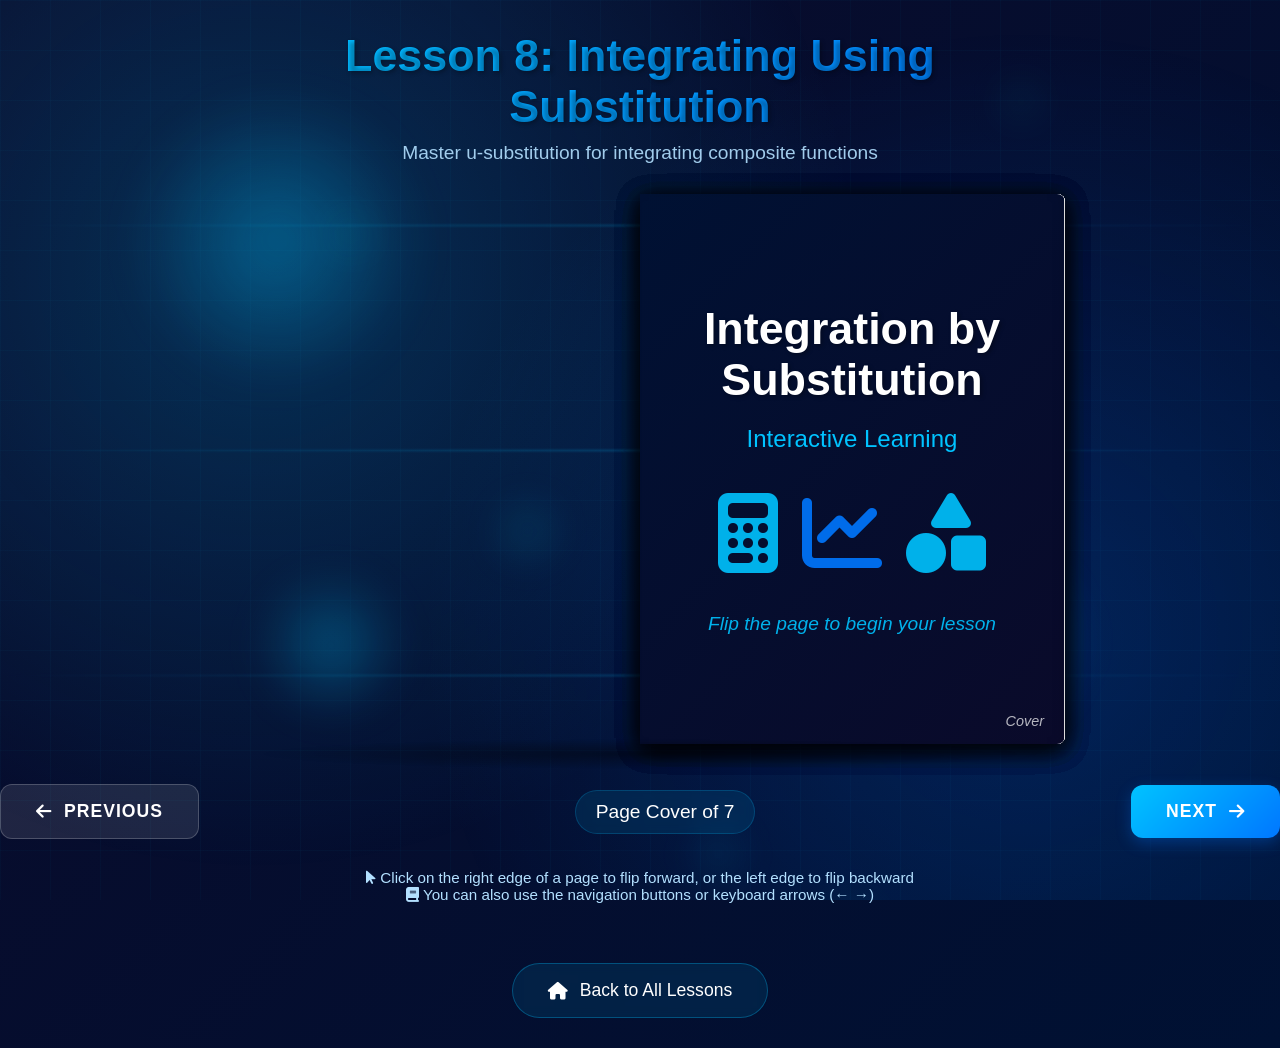
<file: lesson8.html>
<!DOCTYPE html>
<html lang="en">
<head>
    <meta charset="UTF-8">
    <meta name="viewport" content="width=device-width, initial-scale=1.0">
    <title>Lesson 8: Integration by Substitution</title>
    <link rel="stylesheet" href="style.css">
    <link rel="stylesheet" href="https://cdnjs.cloudflare.com/ajax/libs/font-awesome/6.4.0/css/all.min.css">
</head>
<body>
    <div class="header">
        <h1>Lesson 8: Integrating Using Substitution</h1>
        <p>Master u-substitution for integrating composite functions</p>
    </div>
    
    <div class="book-wrapper">
        <div class="book-container">
            <div class="book" id="book"></div>
            <div class="book-shadow"></div>
        </div>
    </div>
    
    <div class="controls">
        <button class="btn" id="prev-btn">
            <i class="fas fa-arrow-left"></i> Previous
        </button>
        
        <div class="page-indicator">
            Page <span id="current-page">1</span> of <span id="total-pages">6</span>
        </div>
        
        <button class="btn" id="next-btn">
            Next <i class="fas fa-arrow-right"></i>
        </button>
    </div>
    
    <div class="instructions">
        <p><i class="fas fa-mouse-pointer"></i> Click on the right edge of a page to flip forward, or the left edge to flip backward</p>
        <p><i class="fas fa-book"></i> You can also use the navigation buttons or keyboard arrows (← →)</p>
    </div>
    
    <div class="back-to-index">
        <a href="index.html">
            <i class="fas fa-home"></i> Back to All Lessons
        </a>
    </div>

    <script src="script.js"></script>
    <script>
        // Lesson 8 content - Integration by Substitution
        const lesson8Pages = [
            {
                bookTitle: "Integration by Substitution",
                title: "The Substitution Method (u-sub)",
                content: `<h3>Reverse Chain Rule</h3>
                <p>Substitution is the integration equivalent of the chain rule for differentiation. It's used when we see a composite function:</p>
                <div class="formula">∫ f(g(x))·g'(x) dx</div>
                
                <div class="math-example">
                    <h3>The Idea</h3>
                    <p>If we let u = g(x), then du = g'(x) dx.<br>
                    The integral becomes:</p>
                    <div class="formula">∫ f(g(x))·g'(x) dx = ∫ f(u) du</div>
                    <p>This is often simpler to integrate!</p>
                </div>
                
                <h3>When to Use Substitution</h3>
                <p>Look for these patterns:</p>
                <p>1. A function and its derivative appear together<br>
                2. Something like ∫ (something)ⁿ · (derivative of something) dx<br>
                3. Compositions like sin(x²), eˣ², √(x³+1)</p>
                
                <h3>Four-Step Process</h3>
                <div class="math-example">
                    <p>1. <strong>Choose u</strong> = g(x), usually the "inside function"<br>
                    2. <strong>Compute du</strong> = g'(x) dx<br>
                    3. <strong>Substitute</strong> to get ∫ f(u) du<br>
                    4. <strong>Integrate</strong> and substitute back u = g(x)</p>
                </div>
                
                <h3>Example Preview</h3>
                <p>∫ 2x·eˣ² dx<br>
                Notice: x² is inside eˣ², and its derivative 2x appears as a factor.<br>
                Perfect for substitution!</p>
                
                <h3>For Definite Integrals</h3>
                <p>When doing substitution with definite integrals, you can either:<br>
                1. Substitute back to x before evaluating<br>
                2. Change the limits of integration to u-values</p>`
            },
            {
                title: "Example 1: Basic Substitution",
                content: `<h3>Problem:</h3>
                <p>Find ∫ 2x·(x² + 1)⁴ dx</p>
                
                <div class="math-example">
                    <h3>Step 1 — Identify u and du</h3>
                    <p>We see (x² + 1)⁴. Its derivative is 2x, which appears as a factor.</p>
                    <div class="formula">Let u = x² + 1</div>
                    <div class="formula">Then du = 2x dx</div>
                </div>
                
                <div class="math-example">
                    <h3>Step 2 — Rewrite the integral in terms of u</h3>
                    <p>The integral becomes:</p>
                    <div class="formula">∫ (x² + 1)⁴ · (2x dx) = ∫ u⁴ du</div>
                    <p>Notice: 2x dx is exactly du, and (x² + 1)⁴ is u⁴.</p>
                </div>
                
                <div class="math-example">
                    <h3>Step 3 — Integrate with respect to u</h3>
                    <div class="formula">∫ u⁴ du = u⁵/5 + C</div>
                </div>
                
                <div class="math-example">
                    <h3>Step 4 — Substitute back u = x² + 1</h3>
                    <div class="formula">= (x² + 1)⁵/5 + C</div>
                </div>
                
                <div class="math-example">
                    <h3>Step 5 — Verify by differentiation</h3>
                    <div class="formula">d/dx [(x² + 1)⁵/5 + C] = (1/5)·5(x² + 1)⁴·2x<br>
                    = (x² + 1)⁴·2x ✓</div>
                    <p>This matches our original integrand!</p>
                </div>
                
                <h3>Why This Works</h3>
                <p>This is the reverse of the chain rule:</p>
                <div class="formula">d/dx [(x² + 1)⁵/5] = (x² + 1)⁴·2x</div>
                
                <h3>Pattern Recognition</h3>
                <p>Look for: ∫ [function]ⁿ × [its derivative] dx<br>
                Here: function = x² + 1, n = 4, derivative = 2x</p>
                
                <div class="math-example">
                    <h3>What if the coefficient isn't exactly right?</h3>
                    <p>Example: ∫ x·(x² + 1)⁴ dx<br>
                    Here we have x dx but need 2x dx.<br>
                    Solution: Write x dx = ½(2x dx) = ½ du</p>
                </div>`
            },
            {
                title: "Example 2: Trigonometric Substitution",
                content: `<h3>Problem:</h3>
                <p>Find ∫ sin² x cos x dx</p>
                
                <div class="math-example">
                    <h3>Step 1 — Identify u and du</h3>
                    <p>We see sin² x = (sin x)². The derivative of sin x is cos x, which appears.</p>
                    <div class="formula">Let u = sin x</div>
                    <div class="formula">Then du = cos x dx</div>
                </div>
                
                <div class="math-example">
                    <h3>Step 2 — Rewrite the integral</h3>
                    <div class="formula">∫ sin² x cos x dx = ∫ u² du</div>
                </div>
                
                <div class="math-example">
                    <h3>Step 3 — Integrate with respect to u</h3>
                    <div class="formula">∫ u² du = u³/3 + C</div>
                </div>
                
                <div class="math-example">
                    <h3>Step 4 — Substitute back u = sin x</h3>
                    <div class="formula">= (sin³ x)/3 + C</div>
                </div>
                
                <div class="math-example">
                    <h3>Step 5 — Verify by differentiation</h3>
                    <div class="formula">d/dx [(sin³ x)/3 + C] = (1/3)·3 sin² x·cos x<br>
                    = sin² x cos x ✓</div>
                </div>
                
                <h3>Alternative Choices</h3>
                <p>Could we choose u = cos x? Let's check:</p>
                <div class="formula">If u = cos x, then du = -sin x dx</div>
                <p>We'd have sin² x = 1 - cos² x = 1 - u², and cos x dx = du.</p>
                <div class="formula">∫ sin² x cos x dx = ∫ (1 - u²) du = u - u³/3 + C<br>
                = cos x - (cos³ x)/3 + C</div>
                
                <div class="math-example">
                    <h3>Are both answers correct?</h3>
                    <p>Yes! They differ by a constant:</p>
                    <div class="formula">sin³ x/3 = [1 - cos² x]·sin x/3 = sin x/3 - sin x cos² x/3</div>
                    <p>While cos x - cos³ x/3 = cos x - cos² x·cos x/3</p>
                    <p>They represent the same family of antiderivatives!</p>
                </div>
                
                <h3>General Trigonometric Pattern</h3>
                <div class="formula">∫ sinⁿ x cos x dx, let u = sin x</div>
                <div class="formula">∫ cosⁿ x sin x dx, let u = cos x (note: sin x dx = -du)</div>`
            },
            {
                title: "Adjusting Constants in Substitution",
                content: `<h3>When du Doesn't Match Exactly</h3>
                <p>Sometimes we need to adjust constants to make substitution work.</p>
                
                <h3>Example: Missing Constant Factor</h3>
                <p>∫ x·eˣ² dx</p>
                
                <div class="math-example">
                    <h3>Step 1 — Identify u</h3>
                    <div class="formula">Let u = x²</div>
                    <div class="formula">Then du = 2x dx</div>
                    <p>But we have x dx, not 2x dx.</p>
                </div>
                
                <div class="math-example">
                    <h3>Step 2 — Solve for what we have</h3>
                    <p>From du = 2x dx, we get:</p>
                    <div class="formula">x dx = ½ du</div>
                </div>
                
                <div class="math-example">
                    <h3>Step 3 — Substitute</h3>
                    <div class="formula">∫ x·eˣ² dx = ∫ eˣ²·(x dx) = ∫ eᵘ·(½ du) = ½∫ eᵘ du</div>
                </div>
                
                <div class="math-example">
                    <h3>Step 4 — Integrate</h3>
                    <div class="formula">½∫ eᵘ du = ½ eᵘ + C</div>
                </div>
                
                <div class="math-example">
                    <h3>Step 5 — Substitute back</h3>
                    <div class="formula">= ½ eˣ² + C</div>
                </div>
                
                <div class="math-example">
                    <h3>Verification</h3>
                    <div class="formula">d/dx [½ eˣ² + C] = ½·eˣ²·2x = x eˣ² ✓</div>
                </div>
                
                <h3>General Strategy for Missing Constants</h3>
                <p>If you have: ∫ f(g(x))·[k·g'(x)] dx where k is constant<br>
                Let u = g(x), du = g'(x) dx<br>
                Then: ∫ f(g(x))·[k·g'(x)] dx = k∫ f(u) du</p>
                
                <h3>Example: With Extra Factor</h3>
                <p>∫ 3x²·√(x³ + 4) dx</p>
                
                <div class="math-example">
                    <h3>Solution</h3>
                    <div class="formula">Let u = x³ + 4, du = 3x² dx</div>
                    <div class="formula">∫ 3x²·√(x³ + 4) dx = ∫ √u du = ∫ u¹/² du</div>
                    <div class="formula">= u³/²/(3/2) + C = (2/3)u³/² + C</div>
                    <div class="formula">= (2/3)(x³ + 4)³/² + C</div>
                </div>
                
                <h3>Check Your Substitution</h3>
                <p>After choosing u, make sure you can:<br>
                1. Express everything in terms of u<br>
                2. Account for any constant factors<br>
                3. Have no leftover x terms</p>
                
                <h3>Practice Pattern</h3>
                <div class="formula">∫ [f(x)]ⁿ·f'(x) dx = [f(x)]ⁿ⁺¹/(n+1) + C</div>
                <p>This is the power rule in disguise with substitution!</p>`
            },
            {
                title: "Definite Integrals with Substitution",
                content: `<h3>Two Methods for Definite Integrals</h3>
                <p>When evaluating definite integrals using substitution, you have a choice:</p>
                
                <div class="math-example">
                    <h3>Method 1: Substitute Back First</h3>
                    <p>1. Perform substitution as usual<br>
                    2. Find antiderivative in terms of u<br>
                    3. Substitute back to x<br>
                    4. Evaluate using original limits</p>
                </div>
                
                <div class="math-example">
                    <h3>Method 2: Change Limits</h3>
                    <p>1. Perform substitution u = g(x)<br>
                    2. Change limits: When x = a, u = g(a); when x = b, u = g(b)<br>
                    3. Integrate with respect to u using new limits<br>
                    4. No need to substitute back!</p>
                </div>
                
                <h3>Example: ∫₀¹ 2x(x² + 1)³ dx</h3>
                
                <div class="math-example">
                    <h3>Method 1 — Substitute back</h3>
                    <div class="formula">Let u = x² + 1, du = 2x dx</div>
                    <div class="formula">∫ 2x(x² + 1)³ dx = ∫ u³ du = u⁴/4 + C</div>
                    <div class="formula">= (x² + 1)⁴/4 + C</div>
                    <p>Now evaluate from 0 to 1:</p>
                    <div class="formula">[(1² + 1)⁴/4] - [(0² + 1)⁴/4] = [16/4] - [1/4] = 4 - 0.25 = 3.75</div>
                </div>
                
                <div class="math-example">
                    <h3>Method 2 — Change limits</h3>
                    <div class="formula">u = x² + 1</div>
                    <p>When x = 0: u = 0² + 1 = 1<br>
                    When x = 1: u = 1² + 1 = 2</p>
                    <div class="formula">∫₀¹ 2x(x² + 1)³ dx = ∫₁² u³ du</div>
                    <div class="formula">= [u⁴/4]₁² = [16/4] - [1/4] = 4 - 0.25 = 3.75</div>
                    <p>Same result! Often Method 2 is cleaner.</p>
                </div>
                
                <h3>Example with Trigonometric Function</h3>
                <p>∫₀^{π/2} sin² x cos x dx</p>
                
                <div class="math-example">
                    <h3>Solution (changing limits)</h3>
                    <div class="formula">Let u = sin x, du = cos x dx</div>
                    <p>When x = 0: u = sin 0 = 0<br>
                    When x = π/2: u = sin(π/2) = 1</p>
                    <div class="formula">∫₀^{π/2} sin² x cos x dx = ∫₀¹ u² du</div>
                    <div class="formula">= [u³/3]₀¹ = 1/3 - 0 = 1/3</div>
                </div>
                
                <h3>Advantages of Changing Limits</h3>
                <p>1. No need to substitute back<br>
                2. Fewer steps<br>
                3. Less chance of algebraic error<br>
                4. Especially useful when substitution is messy</p>
                
                <h3>When to Use Each Method</h3>
                <p>• <strong>Change limits:</strong> When u = g(x) is one-to-one on [a,b]<br>
                • <strong>Substitute back:</strong> When you're unsure about the new limits<br>
                • <strong>Substitute back:</strong> When finding indefinite integral anyway</p>
                
                <h3>Caution</h3>
                <p>Always check if the substitution function is one-to-one on the interval when changing limits. If not, you may need to break the integral into pieces.</p>`
            },
            {
                title: "Summary and Practice",
                content: `<h3>Substitution Method Summary</h3>
                <div class="math-example">
                    <p><strong>For ∫ f(g(x))·g'(x) dx:</strong></p>
                    <p>1. Let u = g(x)<br>
                    2. Compute du = g'(x) dx<br>
                    3. Substitute to get ∫ f(u) du<br>
                    4. Integrate<br>
                    5. Substitute back u = g(x)</p>
                </div>
                
                <h3>Key Patterns to Recognize</h3>
                <div class="math-example">
                    <p>1. ∫ [f(x)]ⁿ·f'(x) dx → Let u = f(x)<br>
                    2. ∫ eᶠ⁽ˣ⁾·f'(x) dx → Let u = f(x)<br>
                    3. ∫ sin(f(x))·f'(x) dx → Let u = f(x)<br>
                    4. ∫ 1/f(x)·f'(x) dx → Let u = f(x) (gives ln|f(x)|)</p>
                </div>
                
                <h3>Common u-Substitutions</h3>
                <table style="width:100%; border-collapse: collapse; margin: 15px 0;">
                    <tr style="background: #e8f4ff;">
                        <th style="padding: 8px; text-align: left;">Integral Form</th>
                        <th style="padding: 8px; text-align: left;">Substitution</th>
                    </tr>
                    <tr>
                        <td style="padding: 8px; border-bottom: 1px solid #ddd;">∫ f(ax + b) dx</td>
                        <td style="padding: 8px; border-bottom: 1px solid #ddd;">u = ax + b</td>
                    </tr>
                    <tr style="background: #f9f9f9;">
                        <td style="padding: 8px; border-bottom: 1px solid #ddd;">∫ xⁿ·f(xⁿ⁺¹) dx</td>
                        <td style="padding: 8px; border-bottom: 1px solid #ddd;">u = xⁿ⁺¹</td>
                    </tr>
                    <tr>
                        <td style="padding: 8px; border-bottom: 1px solid #ddd;">∫ sinⁿ x cos x dx</td>
                        <td style="padding: 8px; border-bottom: 1px solid #ddd;">u = sin x</td>
                    </tr>
                    <tr style="background: #f9f9f9;">
                        <td style="padding: 8px; border-bottom: 1px solid #ddd;">∫ cosⁿ x sin x dx</td>
                        <td style="padding: 8px; border-bottom: 1px solid #ddd;">u = cos x</td>
                    </tr>
                    <tr>
                        <td style="padding: 8px; border-bottom: 1px solid #ddd;">∫ eᶠ⁽ˣ⁾·f'(x) dx</td>
                        <td style="padding: 8px; border-bottom: 1px solid #ddd;">u = f(x)</td>
                    </tr>
                    <tr style="background: #f9f9f9;">
                        <td style="padding: 8px;">∫ f'(x)/f(x) dx</td>
                        <td style="padding: 8px;">u = f(x)</td>
                    </tr>
                </table>
                
                <h3>Try It Yourself</h3>
                <div class="math-example">
                    <p><strong>Practice Problem 1:</strong><br>
                    Find ∫ 3x²·eˣ³ dx</p>
                </div>
                
                <div class="math-example">
                    <p><strong>Practice Problem 2:</strong><br>
                    Evaluate ∫₀^{π/4} sec² x·tan x dx</p>
                    <p><em>Hint: Try u = tan x</em></p>
                </div>
                
                <div class="math-example">
                    <p><strong>Practice Problem 3:</strong><br>
                    Find ∫ x/√(x² + 4) dx</p>
                </div>
                
                <div class="math-example">
                    <p><strong>Practice Problem 4:</strong><br>
                    Evaluate ∫₀¹ 2x√(x² + 1) dx using both methods</p>
                </div>
                
                <h3>Troubleshooting Tips</h3>
                <p>1. If du doesn't match exactly, solve for what you have<br>
                2. If you have extra x terms after substitution, try a different u<br>
                3. Always verify by differentiating your answer<br>
                4. For definite integrals, consider changing limits for efficiency</p>
                
                <h3>Final Thought</h3>
                <p>Substitution is like finding the right key for a lock. With practice, you'll recognize patterns quickly. Remember: The goal is to transform a complicated integral into a basic form you know how to integrate.</p>`
            }
        ];

        // Initialize the book with Lesson 8 content
        document.addEventListener('DOMContentLoaded', function() {
            initBook(lesson8Pages);
        });
    </script>
</body>
</html>
</file>
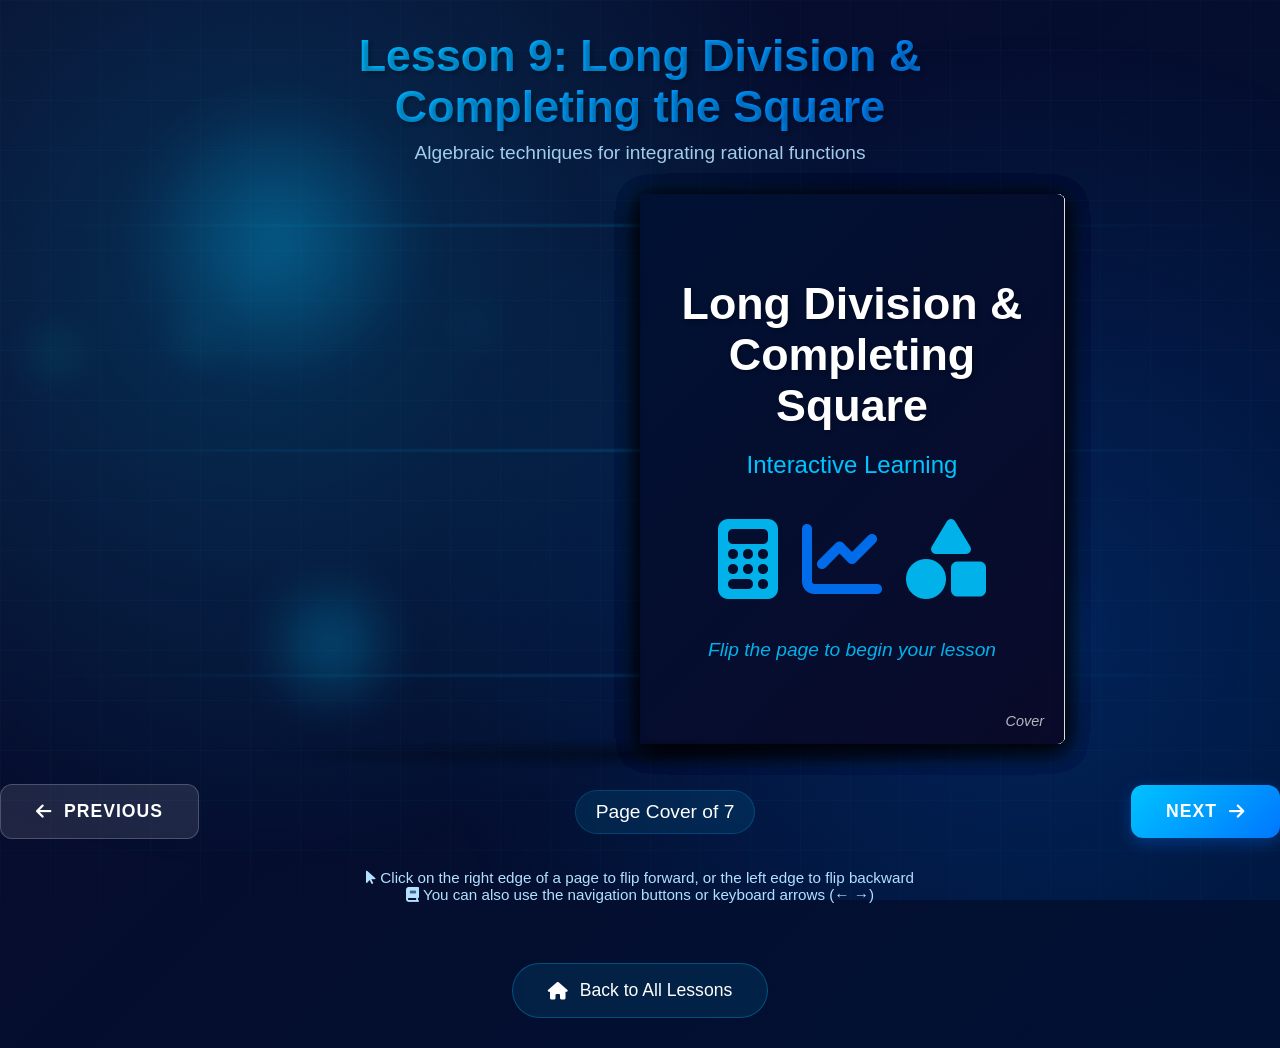
<file: lesson9.html>
<!DOCTYPE html>
<html lang="en">
<head>
    <meta charset="UTF-8">
    <meta name="viewport" content="width=device-width, initial-scale=1.0">
    <title>Lesson 9: Long Division & Completing the Square</title>
    <link rel="stylesheet" href="style.css">
    <link rel="stylesheet" href="https://cdnjs.cloudflare.com/ajax/libs/font-awesome/6.4.0/css/all.min.css">
</head>
<body>
    <div class="header">
        <h1>Lesson 9: Long Division & Completing the Square</h1>
        <p>Algebraic techniques for integrating rational functions</p>
    </div>
    
    <div class="book-wrapper">
        <div class="book-container">
            <div class="book" id="book"></div>
            <div class="book-shadow"></div>
        </div>
    </div>
    
    <div class="controls">
        <button class="btn" id="prev-btn">
            <i class="fas fa-arrow-left"></i> Previous
        </button>
        
        <div class="page-indicator">
            Page <span id="current-page">1</span> of <span id="total-pages">6</span>
        </div>
        
        <button class="btn" id="next-btn">
            Next <i class="fas fa-arrow-right"></i>
        </button>
    </div>
    
    <div class="instructions">
        <p><i class="fas fa-mouse-pointer"></i> Click on the right edge of a page to flip forward, or the left edge to flip backward</p>
        <p><i class="fas fa-book"></i> You can also use the navigation buttons or keyboard arrows (← →)</p>
    </div>
    
    <div class="back-to-index">
        <a href="index.html">
            <i class="fas fa-home"></i> Back to All Lessons
        </a>
    </div>

    <script src="script.js"></script>
    <script>
        // Lesson 9 content - Long Division & Completing the Square
        const lesson9Pages = [
            {
                bookTitle: "Long Division & Completing Square",
                title: "Algebraic Manipulation Before Integration",
                content: `<h3>Why Algebraic Manipulation?</h3>
                <p>Some integrals can't be evaluated directly with basic rules or substitution. We need algebraic techniques to rewrite them into integrable forms.</p>
                
                <div class="math-example">
                    <h3>Two Key Techniques</h3>
                    <p>1. <strong>Polynomial Long Division</strong><br>
                    When numerator degree ≥ denominator degree in rational functions</p>
                    <p>2. <strong>Completing the Square</strong><br>
                    For integrals involving quadratic expressions, especially with arctan or inverse hyperbolic forms</p>
                </div>
                
                <h3>Long Division for Rational Functions</h3>
                <p>A rational function P(x)/Q(x) is <strong>proper</strong> if deg(P) < deg(Q).<br>
                If deg(P) ≥ deg(Q), we use long division to write:</p>
                <div class="formula">P(x)/Q(x) = S(x) + R(x)/Q(x)</div>
                <p>where S(x) is a polynomial, and R(x) is the remainder with deg(R) < deg(Q).</p>
                
                <h3>Completing the Square</h3>
                <p>For ax² + bx + c, we rewrite it as:</p>
                <div class="formula">a(x - h)² + k</div>
                <p>This is useful because:</p>
                <p>1. ∫ 1/(u² + a²) du = (1/a) arctan(u/a) + C<br>
                2. ∫ 1/√(a² - u²) du = arcsin(u/a) + C<br>
                3. ∫ 1/√(u² ± a²) du has logarithmic forms</p>
                
                <h3>When to Use Each Technique</h3>
                <p>• <strong>Long division:</strong> When integrating rational functions where numerator degree ≥ denominator degree<br>
                • <strong>Completing square:</strong> When integrating expressions with irreducible quadratics</p>
                
                <h3>Example Preview</h3>
                <p>∫ (x³ + 2x² - 1)/(x + 1) dx<br>
                Degree numerator (3) ≥ degree denominator (1) → Use long division!</p>`
            },
            {
                title: "Example 1: Long Division",
                content: `<h3>Problem:</h3>
                <p>Find ∫ (x² + 3x - 5)/(x - 2) dx</p>
                
                <div class="math-example">
                    <h3>Step 1 — Perform polynomial long division</h3>
                    <p>Divide x² + 3x - 5 by x - 2:</p>
                    <div class="formula">x² ÷ x = x<br>
                    Multiply: x(x - 2) = x² - 2x<br>
                    Subtract: (x² + 3x - 5) - (x² - 2x) = 5x - 5</div>
                    <div class="formula">5x ÷ x = 5<br>
                    Multiply: 5(x - 2) = 5x - 10<br>
                    Subtract: (5x - 5) - (5x - 10) = 5</div>
                    <p>So: (x² + 3x - 5)/(x - 2) = x + 5 + 5/(x - 2)</p>
                </div>
                
                <div class="math-example">
                    <h3>Step 2 — Rewrite the integral</h3>
                    <div class="formula">∫ (x² + 3x - 5)/(x - 2) dx = ∫ [x + 5 + 5/(x - 2)] dx</div>
                </div>
                
                <div class="math-example">
                    <h3>Step 3 — Integrate term by term</h3>
                    <div class="formula">= ∫ x dx + ∫ 5 dx + ∫ 5/(x - 2) dx<br>
                    = x²/2 + 5x + 5∫ 1/(x - 2) dx</div>
                    <p>For ∫ 1/(x - 2) dx, use substitution: u = x - 2, du = dx</p>
                    <div class="formula">5∫ 1/(x - 2) dx = 5 ln|x - 2| + C₁</div>
                </div>
                
                <div class="math-example">
                    <h3>Step 4 — Combine results</h3>
                    <div class="formula">= x²/2 + 5x + 5 ln|x - 2| + C</div>
                </div>
                
                <div class="math-example">
                    <h3>Step 5 — Verify by differentiation</h3>
                    <div class="formula">d/dx [x²/2 + 5x + 5 ln|x - 2| + C]<br>
                    = x + 5 + 5/(x - 2)</div>
                    <p>Combine over common denominator:</p>
                    <div class="formula">= [(x + 5)(x - 2) + 5]/(x - 2)<br>
                    = [x² + 3x - 10 + 5]/(x - 2)<br>
                    = (x² + 3x - 5)/(x - 2) ✓</div>
                </div>
                
                <h3>Why Long Division Helps</h3>
                <p>The original integral ∫ (x² + 3x - 5)/(x - 2) dx looked complicated.<br>
                After division, we have simple terms: polynomial + basic rational function.</p>
                
                <div class="math-example">
                    <h3>Quick Check</h3>
                    <p>Always verify your division by multiplying back:</p>
                    <div class="formula">(x + 5)(x - 2) + 5 = x² + 3x - 10 + 5 = x² + 3x - 5 ✓</div>
                </div>
                
                <h3>General Process</h3>
                <p>1. Divide if deg(numerator) ≥ deg(denominator)<br>
                2. Rewrite as polynomial + proper fraction<br>
                3. Integrate polynomial part (easy)<br>
                4. Integrate proper fraction (may need further techniques)</p>`
            },
            {
                title: "Example 2: More Complex Division",
                content: `<h3>Problem:</h3>
                <p>Find ∫ (2x³ - 3x² + x - 1)/(x² + 1) dx</p>
                
                <div class="math-example">
                    <h3>Step 1 — Perform long division</h3>
                    <p>Divide 2x³ - 3x² + x - 1 by x² + 1:</p>
                    <div class="formula">2x³ ÷ x² = 2x<br>
                    Multiply: 2x(x² + 1) = 2x³ + 2x<br>
                    Subtract: (2x³ - 3x² + x - 1) - (2x³ + 2x) = -3x² - x - 1</div>
                    <div class="formula">-3x² ÷ x² = -3<br>
                    Multiply: -3(x² + 1) = -3x² - 3<br>
                    Subtract: (-3x² - x - 1) - (-3x² - 3) = -x + 2</div>
                    <p>So: (2x³ - 3x² + x - 1)/(x² + 1) = 2x - 3 + (-x + 2)/(x² + 1)</p>
                </div>
                
                <div class="math-example">
                    <h3>Step 2 — Rewrite the integral</h3>
                    <div class="formula">∫ (2x³ - 3x² + x - 1)/(x² + 1) dx = ∫ [2x - 3 + (-x + 2)/(x² + 1)] dx</div>
                </div>
                
                <div class="math-example">
                    <h3>Step 3 — Split the rational part</h3>
                    <div class="formula">(-x + 2)/(x² + 1) = -x/(x² + 1) + 2/(x² + 1)</div>
                </div>
                
                <div class="math-example">
                    <h3>Step 4 — Integrate each part</h3>
                    <p>First part: ∫ (2x - 3) dx = x² - 3x</p>
                    <p>Second part: ∫ -x/(x² + 1) dx<br>
                    Use substitution: u = x² + 1, du = 2x dx, so x dx = ½ du<br>
                    ∫ -x/(x² + 1) dx = -½∫ 1/u du = -½ ln|u| = -½ ln(x² + 1)</p>
                    <p>Third part: ∫ 2/(x² + 1) dx = 2 arctan x</p>
                </div>
                
                <div class="math-example">
                    <h3>Step 5 — Combine results</h3>
                    <div class="formula">= x² - 3x - ½ ln(x² + 1) + 2 arctan x + C</div>
                </div>
                
                <div class="math-example">
                    <h3>Step 6 — Verify by differentiation</h3>
                    <p>d/dx [x² - 3x - ½ ln(x² + 1) + 2 arctan x + C]:</p>
                    <div class="formula">= 2x - 3 - ½·(2x)/(x² + 1) + 2/(x² + 1)<br>
                    = 2x - 3 - x/(x² + 1) + 2/(x² + 1)<br>
                    = 2x - 3 + (-x + 2)/(x² + 1)</div>
                    <p>Combine 2x - 3 with the fraction by getting common denominator:</p>
                    <div class="formula">= [(2x - 3)(x² + 1) + (-x + 2)]/(x² + 1)<br>
                    = [2x³ + 2x - 3x² - 3 - x + 2]/(x² + 1)<br>
                    = (2x³ - 3x² + x - 1)/(x² + 1) ✓</div>
                </div>
                
                <h3>Key Insight</h3>
                <p>After long division, the rational part (-x + 2)/(x² + 1) splits into:<br>
                1. -x/(x² + 1) → integrates to -½ ln(x² + 1)<br>
                2. 2/(x² + 1) → integrates to 2 arctan x</p>
                
                <div class="math-example">
                    <h3>Pattern for ∫ (Ax + B)/(x² + a²) dx</h3>
                    <p>Split into: A∫ x/(x² + a²) dx + B∫ 1/(x² + a²) dx<br>
                    First: Let u = x² + a², gives (A/2) ln(x² + a²)<br>
                    Second: (B/a) arctan(x/a)</p>
                </div>`
            },
            {
                title: "Completing the Square Technique",
                content: `<h3>What is Completing the Square?</h3>
                <p>Rewriting a quadratic ax² + bx + c in the form a(x - h)² + k.</p>
                
                <div class="math-example">
                    <h3>Process for x² + bx + c</h3>
                    <p>1. Start with x² + bx<br>
                    2. Add and subtract (b/2)²<br>
                    3. x² + bx = (x + b/2)² - (b/2)²</p>
                    <p>Complete form: x² + bx + c = (x + b/2)² + (c - b²/4)</p>
                </div>
                
                <h3>Example: Complete the square for x² + 6x + 13</h3>
                <div class="math-example">
                    <div class="formula">x² + 6x + 13 = x² + 6x + 9 - 9 + 13<br>
                    = (x + 3)² + 4</div>
                    <p>Here: b = 6, so (b/2)² = 9<br>
                    Add and subtract 9, then combine constants.</p>
                </div>
                
                <h3>Why This Helps with Integration</h3>
                <p>Many integration formulas require perfect squares:</p>
                
                <div class="math-example">
                    <h3>Key Formulas</h3>
                    <div class="formula">∫ 1/(x² + a²) dx = (1/a) arctan(x/a) + C</div>
                    <div class="formula">∫ 1/√(a² - x²) dx = arcsin(x/a) + C</div>
                    <div class="formula">∫ 1/√(x² + a²) dx = ln|x + √(x² + a²)| + C</div>
                    <div class="formula">∫ 1/√(x² - a²) dx = ln|x + √(x² - a²)| + C</div>
                </div>
                
                <h3>General Process for Integration</h3>
                <p>1. Complete the square in the quadratic<br>
                2. Make a substitution u = x - h (the completed square part)<br>
                3. Recognize the integral form<br>
                4. Apply the appropriate formula</p>
                
                <h3>Example with Coefficient</h3>
                <p>Complete square for 2x² - 8x + 10:</p>
                <div class="math-example">
                    <div class="formula">2x² - 8x + 10 = 2(x² - 4x) + 10<br>
                    = 2(x² - 4x + 4 - 4) + 10<br>
                    = 2[(x - 2)² - 4] + 10<br>
                    = 2(x - 2)² - 8 + 10<br>
                    = 2(x - 2)² + 2</div>
                    <p>Factor out leading coefficient first!</p>
                </div>
                
                <h3>Irreducible Quadratics</h3>
                <p>A quadratic is <strong>irreducible</strong> over reals if it has no real roots (discriminant b² - 4ac < 0).<br>
                Completing the square reveals its positive constant term, allowing arctan integration.</p>
                
                <div class="math-example">
                    <h3>Example: x² + 4x + 13</h3>
                    <p>Discriminant: 4² - 4(1)(13) = 16 - 52 = -36 < 0<br>
                    Complete square: (x + 2)² + 9</p>
                </div>`
            },
            {
                title: "Example 3: Integration with Completing Square",
                content: `<h3>Problem:</h3>
                <p>Find ∫ 1/(x² + 6x + 13) dx</p>
                
                <div class="math-example">
                    <h3>Step 1 — Complete the square</h3>
                    <div class="formula">x² + 6x + 13 = x² + 6x + 9 - 9 + 13<br>
                    = (x + 3)² + 4</div>
                </div>
                
                <div class="math-example">
                    <h3>Step 2 — Rewrite the integral</h3>
                    <div class="formula">∫ 1/(x² + 6x + 13) dx = ∫ 1/[(x + 3)² + 4] dx</div>
                </div>
                
                <div class="math-example">
                    <h3>Step 3 — Use substitution</h3>
                    <p>Let u = x + 3, then du = dx</p>
                    <div class="formula">∫ 1/[(x + 3)² + 4] dx = ∫ 1/(u² + 4) du</div>
                </div>
                
                <div class="math-example">
                    <h3>Step 4 — Recognize the form</h3>
                    <p>This matches ∫ 1/(u² + a²) du with a² = 4, so a = 2.</p>
                    <div class="formula">∫ 1/(u² + 4) du = (1/2) arctan(u/2) + C</div>
                </div>
                
                <div class="math-example">
                    <h3>Step 5 — Substitute back</h3>
                    <div class="formula">= (1/2) arctan((x + 3)/2) + C</div>
                </div>
                
                <div class="math-example">
                    <h3>Step 6 — Verify by differentiation</h3>
                    <p>d/dx [(1/2) arctan((x + 3)/2) + C]:</p>
                    <div class="formula">= (1/2) × [1/(1 + ((x + 3)/2)²)] × (1/2)<br>
                    = 1/[4(1 + (x + 3)²/4)]<br>
                    = 1/[4 + (x + 3)²]<br>
                    = 1/(x² + 6x + 9 + 4)<br>
                    = 1/(x² + 6x + 13) ✓</div>
                </div>
                
                <h3>General Pattern</h3>
                <p>For ∫ 1/(ax² + bx + c) dx with b² - 4ac < 0:</p>
                <div class="math-example">
                    <p>1. Complete square to get ∫ 1/[A(u² + k)] du<br>
                    2. Becomes (1/√k) arctan(u/√k) / A (adjusted for constant)</p>
                </div>
                
                <h3>Example with Linear Numerator</h3>
                <p>∫ (x + 1)/(x² + 4x + 5) dx</p>
                
                <div class="math-example">
                    <h3>Solution</h3>
                    <div class="formula">Complete square: x² + 4x + 5 = (x + 2)² + 1</div>
                    <p>Write numerator to match derivative of completed square:</p>
                    <div class="formula">x + 1 = ½(2x + 4) - 1 = ½[2(x + 2)] - 1</div>
                    <div class="formula">∫ (x + 1)/(x² + 4x + 5) dx = ½∫ (2x + 4)/(x² + 4x + 5) dx - ∫ 1/(x² + 4x + 5) dx</div>
                    <p>First integral: Let u = x² + 4x + 5, du = (2x + 4) dx<br>
                    Second: Complete square as before</p>
                </div>
                
                <h3>Strategy</h3>
                <p>When numerator is linear Ax + B and denominator is quadratic:<br>
                Try to rewrite numerator as [derivative of denominator] + constant</p>`
            },
            {
                title: "Summary and Practice",
                content: `<h3>Technique Selection Guide</h3>
                <div class="math-example">
                    <p><strong>For ∫ P(x)/Q(x) dx:</strong></p>
                    <p>1. If deg(P) ≥ deg(Q) → Use long division first<br>
                    2. If deg(P) < deg(Q) and Q is quadratic → Consider completing square<br>
                    3. If denominator factors → Consider partial fractions (next lesson)</p>
                </div>
                
                <h3>Long Division Process</h3>
                <div class="math-example">
                    <p>1. Divide P(x) by Q(x)<br>
                    2. Write P(x)/Q(x) = S(x) + R(x)/Q(x)<br>
                    3. Integrate S(x) (polynomial)<br>
                    4. Integrate R(x)/Q(x) (may need further techniques)</p>
                </div>
                
                <h3>Completing Square Formulas</h3>
                <div class="formula">x² + bx + c = (x + b/2)² + (c - b²/4)</div>
                <div class="formula">ax² + bx + c = a(x + b/2a)² + (c - b²/4a)</div>
                
                <h3>Key Integration Formulas After Completing Square</h3>
                <div class="formula">∫ 1/(u² + a²) du = (1/a) arctan(u/a) + C</div>
                <div class="formula">∫ 1/√(a² - u²) du = arcsin(u/a) + C</div>
                <div class="formula">∫ 1/√(u² + a²) du = ln|u + √(u² + a²)| + C</div>
                
                <h3>Try It Yourself</h3>
                <div class="math-example">
                    <p><strong>Practice Problem 1:</strong><br>
                    Find ∫ (x³ - x + 1)/(x² - 1) dx</p>
                    <p><em>Hint: Long division first</em></p>
                </div>
                
                <div class="math-example">
                    <p><strong>Practice Problem 2:</strong><br>
                    Evaluate ∫ 1/(x² + 2x + 5) dx</p>
                    <p><em>Complete square: x² + 2x + 5 = (x + 1)² + 4</em></p>
                </div>
                
                <div class="math-example">
                    <p><strong>Practice Problem 3:</strong><br>
                    Find ∫ (2x + 3)/(x² + 4x + 8) dx</p>
                    <p><em>Hint: Write numerator as derivative of denominator plus constant</em></p>
                </div>
                
                <div class="math-example">
                    <p><strong>Practice Problem 4:</strong><br>
                    Evaluate ∫ x²/(x + 1) dx</p>
                </div>
                
                <h3>Common Pitfalls</h3>
                <p>1. Forgetting to check if division is needed<br>
                2. Not verifying your long division<br>
                3. Making algebraic errors in completing square<br>
                4. Forgetting to adjust constants when making substitutions<br>
                5. Not recognizing standard forms after manipulation</p>
                
                <h3>Verification Strategy</h3>
                <p>Always check your antiderivative by:<br>
                1. Differentiating<br>
                2. Combining back to single fraction if needed<br>
                3. Simplifying to match original integrand</p>
                
                <h3>Real-World Applications</h3>
                <p>These techniques appear in:<br>
                • Physics: Motion with resistance (rational functions)<br>
                • Engineering: Signal processing (quadratic forms)<br>
                • Economics: Cost functions (rational expressions)<br>
                • Statistics: Probability densities (quadratic in exponent)</p>
                
                <p>Mastering algebraic manipulation makes many more integrals solvable!</p>`
            }
        ];

        // Initialize the book with Lesson 9 content
        document.addEventListener('DOMContentLoaded', function() {
            initBook(lesson9Pages);
        });
    </script>
</body>
</html>
</file>
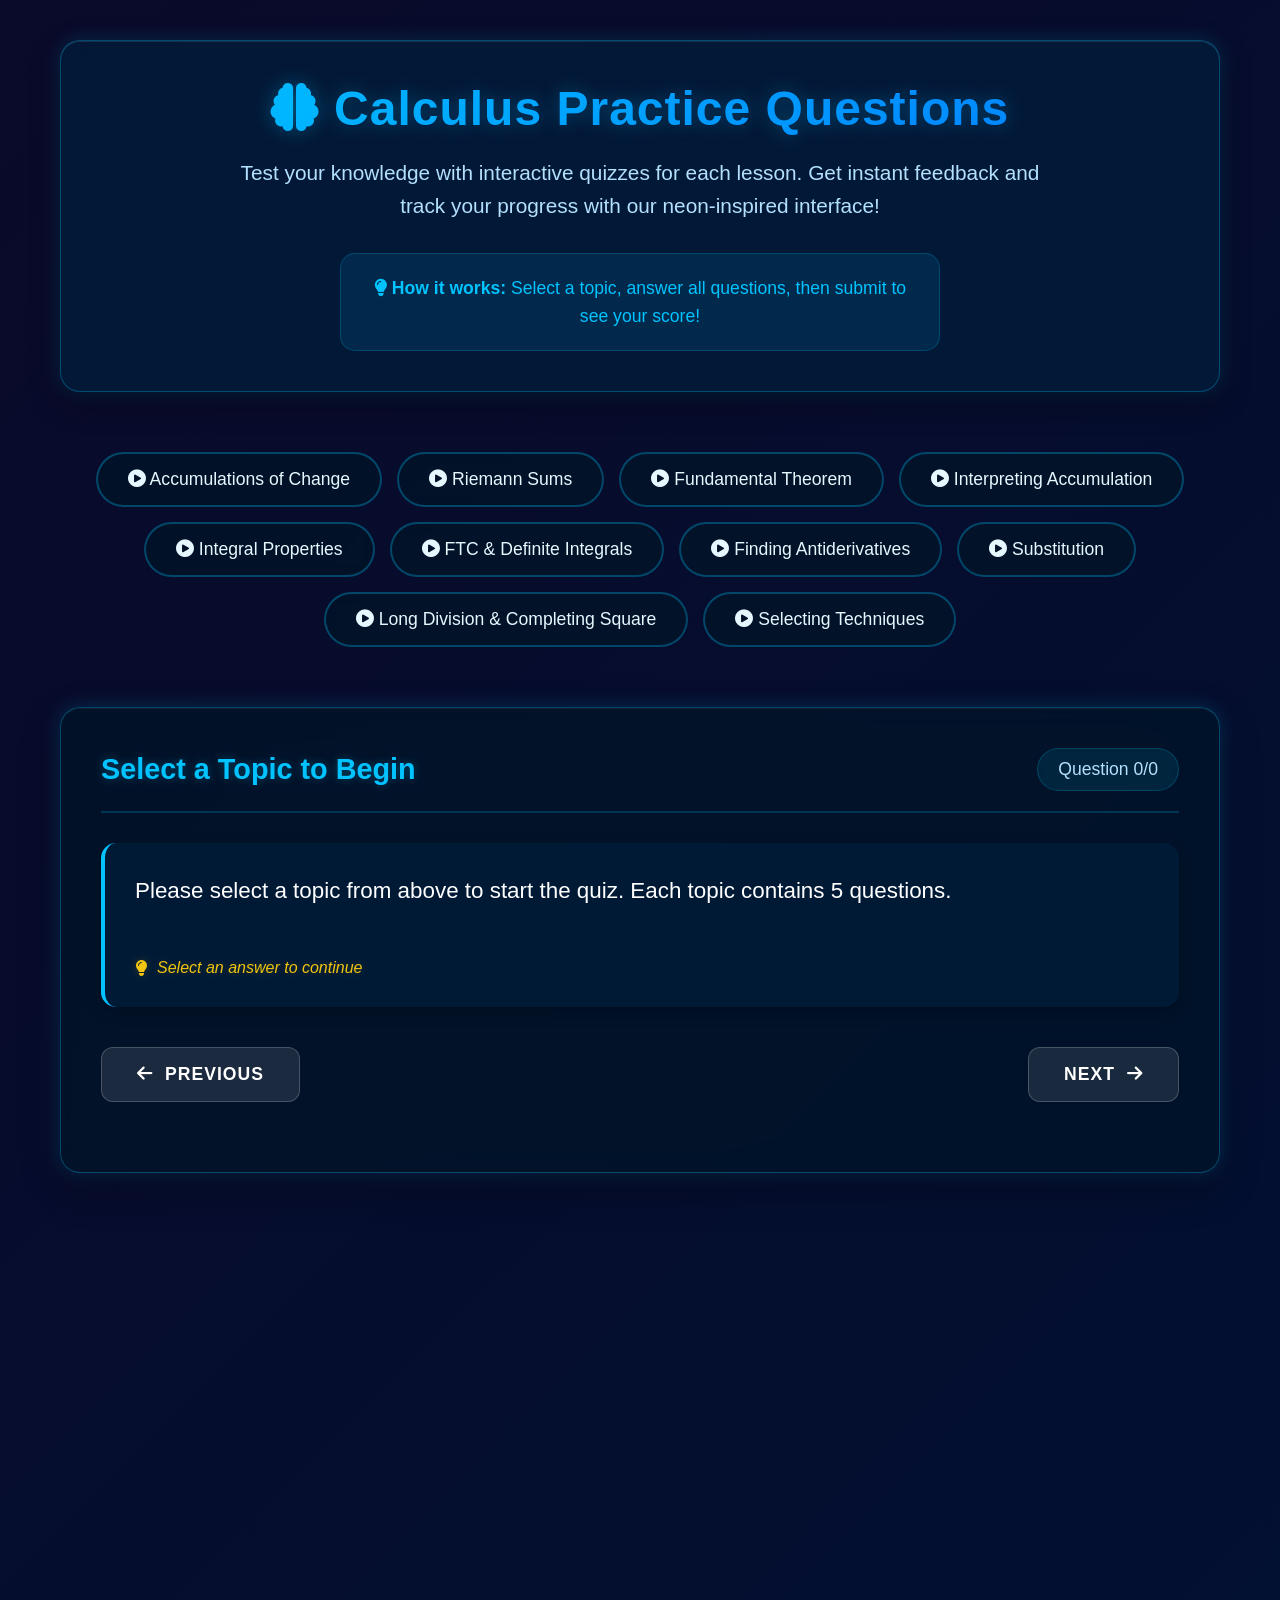
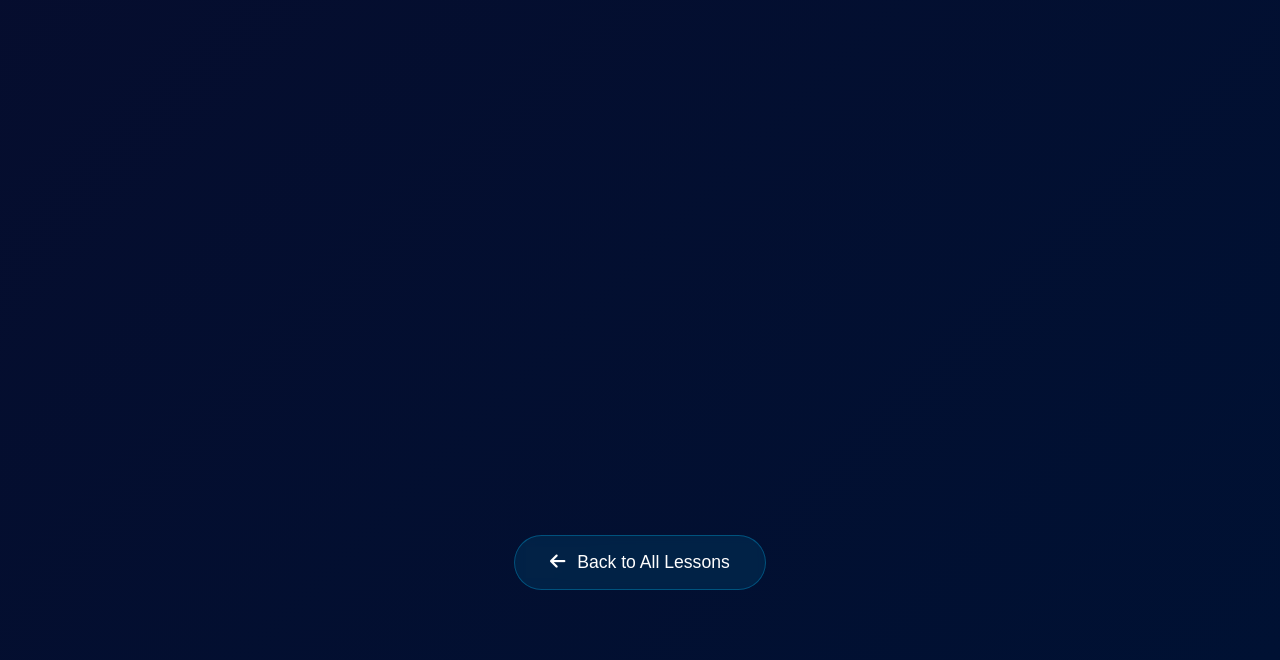
<file: practice.html>
<!DOCTYPE html>
<html lang="en">
<head>
    <meta charset="UTF-8">
    <meta name="viewport" content="width=device-width, initial-scale=1.0">
    <title>Calculus Practice Questions</title>
    <link rel="stylesheet" href="style.css">
    <link rel="stylesheet" href="https://cdnjs.cloudflare.com/ajax/libs/font-awesome/6.4.0/css/all.min.css">
</head>
<body>
    <div class="practice-container">
        <div class="practice-header">
            <h1><i class="fas fa-brain"></i> Calculus Practice Questions</h1>
            <p>Test your knowledge with interactive quizzes for each lesson. Get instant feedback and track your progress with our neon-inspired interface!</p>
            <div style="background: rgba(0, 195, 255, 0.1); padding: 20px; border-radius: 15px; max-width: 600px; margin: 30px auto 0; border: 1px solid rgba(0, 195, 255, 0.2);">
                <p style="margin: 0; font-size: 1.1rem; color: #00c3ff;">
                    <i class="fas fa-lightbulb"></i> <strong>How it works:</strong> Select a topic, answer all questions, then submit to see your score!
                </p>
            </div>
        </div>
        
        <div class="topic-selector" id="topicSelector">
            <!-- Topic buttons will be generated by JavaScript -->
        </div>
        
        <div class="quiz-container" id="quizContainer">
            <div class="quiz-header">
                <div class="quiz-title" id="quizTitle">Select a Topic to Begin</div>
                <div class="quiz-progress" id="quizProgress">Question 0/0</div>
            </div>
            
            <div class="question-box" id="questionBox">
                <div class="question-text" id="questionText">
                    Please select a topic from above to start the quiz. Each topic contains 5 questions.
                </div>
                
                <div class="options-container" id="optionsContainer">
                    <!-- Options will be generated by JavaScript -->
                </div>
                
                <div class="explanation" id="explanation">
                    <h4><i class="fas fa-info-circle"></i> Explanation</h4>
                    <p id="explanationText"></p>
                </div>
                
                <div class="hint" id="hint">
                    <i class="fas fa-lightbulb"></i> Select an answer to continue
                </div>
            </div>
            
            <div class="controls">
                <button class="btn btn-secondary" id="prevBtn" disabled>
                    <i class="fas fa-arrow-left"></i> Previous
                </button>
                
                <div style="display: flex; gap: 15px;">
                    <button class="btn btn-secondary" id="showExplanationBtn" style="display: none;">
                        <i class="fas fa-info-circle"></i> Show Explanation
                    </button>
                    <button class="btn" id="nextBtn" disabled>
                        Next <i class="fas fa-arrow-right"></i>
                    </button>
                </div>
            </div>
        </div>
        
        <div class="results-container" id="resultsContainer">
            <div class="results-header">Quiz Results</div>
            
            <div class="score-circle">
                <div class="score-circle-inner">
                    <span id="finalScore">0</span>/20
                </div>
            </div>
            
            <div class="score-display" id="scoreDisplay">0/20 Correct</div>
            
            <div class="results-message" id="resultsMessage">
                Select a topic and complete the quiz to see your results!
            </div>
            
            <div class="results-breakdown">
                <div class="result-stat correct-stat">
                    <div class="result-stat-value" id="correctCount">0</div>
                    <div>Correct</div>
                </div>
                <div class="result-stat incorrect-stat">
                    <div class="result-stat-value" id="incorrectCount">0</div>
                    <div>Incorrect</div>
                </div>
                <div class="result-stat accuracy-stat">
                    <div class="result-stat-value" id="accuracyPercent">0%</div>
                    <div>Accuracy</div>
                </div>
            </div>
            
            <button class="btn" id="retakeQuizBtn" style="margin-top: 30px;">
                <i class="fas fa-redo"></i> Retake This Quiz
            </button>
        </div>
        
        <div class="back-to-index">
            <a href="index.html">
                <i class="fas fa-arrow-left"></i> Back to All Lessons
            </a>
        </div>
    </div>
    
    <script src="practice-quiz.js"></script>
    
    <script>
        // Simple animation for elements on load
        document.addEventListener('DOMContentLoaded', function() {
            const quizContainer = document.getElementById('quizContainer');
            const resultsContainer = document.getElementById('resultsContainer');
            
            quizContainer.style.opacity = '0';
            quizContainer.style.transform = 'translateY(20px)';
            resultsContainer.style.opacity = '0';
            resultsContainer.style.transform = 'translateY(20px)';
            
            setTimeout(() => {
                quizContainer.style.transition = 'opacity 0.5s ease, transform 0.5s ease';
                quizContainer.style.opacity = '1';
                quizContainer.style.transform = 'translateY(0)';
                
                resultsContainer.style.transition = 'opacity 0.5s ease, transform 0.5s ease';
            }, 300);
        });
    </script>
</body>
</html>
</file>
<file: style.css>
* {
    margin: 0;
    padding: 0;
    box-sizing: border-box;
    font-family: 'Segoe UI', Tahoma, Geneva, Verdana, sans-serif;
}

body {
    min-height: 100vh;
    background: linear-gradient(135deg, #0a0a2a, #001133);
    color: #e6f7ff;
    overflow-x: hidden;
    position: relative;
}

/* Neon Background Effects */
.neon-bg {
    position: fixed;
    top: 0;
    left: 0;
    width: 100%;
    height: 100%;
    z-index: -1;
    overflow: hidden;
}

.neon-grid {
    position: absolute;
    width: 100%;
    height: 100%;
    background-image: 
        linear-gradient(rgba(0, 195, 255, 0.1) 1px, transparent 1px),
        linear-gradient(90deg, rgba(0, 195, 255, 0.1) 1px, transparent 1px);
    background-size: 50px 50px;
    opacity: 0.3;
}

.neon-pulse {
    position: absolute;
    width: 100%;
    height: 100%;
    background: radial-gradient(circle at 20% 30%, rgba(0, 195, 255, 0.2) 0%, transparent 50%),
               radial-gradient(circle at 80% 70%, rgba(0, 119, 255, 0.2) 0%, transparent 50%);
    animation: pulse 8s ease-in-out infinite alternate;
}

.neon-orbs {
    position: absolute;
    width: 100%;
    height: 100%;
}

.neon-orb {
    position: absolute;
    border-radius: 50%;
    background: radial-gradient(circle, rgba(0, 195, 255, 0.3), transparent 70%);
    filter: blur(20px);
    animation: float 15s infinite linear;
}

.neon-orb:nth-child(1) {
    width: 300px;
    height: 300px;
    top: 10%;
    left: 10%;
    animation-duration: 20s;
}

.neon-orb:nth-child(2) {
    width: 200px;
    height: 200px;
    top: 60%;
    right: 15%;
    animation-duration: 15s;
    animation-delay: -5s;
}

.neon-orb:nth-child(3) {
    width: 150px;
    height: 150px;
    bottom: 20%;
    left: 20%;
    animation-duration: 25s;
    animation-delay: -10s;
}

.neon-lines {
    position: absolute;
    width: 100%;
    height: 100%;
}

.neon-line {
    position: absolute;
    background: linear-gradient(90deg, transparent, rgba(0, 195, 255, 0.4), transparent);
    height: 1px;
    width: 100%;
    filter: blur(1px);
    animation: scan 4s linear infinite;
}

.neon-line:nth-child(1) {
    top: 25%;
    animation-delay: 0s;
}

.neon-line:nth-child(2) {
    top: 50%;
    animation-delay: -2s;
}

.neon-line:nth-child(3) {
    top: 75%;
    animation-delay: -1s;
}

/* Index Page Specific Styles */
.lessons-container {
    max-width: 1200px;
    margin: 0 auto;
    padding: 40px 20px;
    position: relative;
    z-index: 1;
}

.lessons-header {
    text-align: center;
    margin-bottom: 60px;
    padding: 40px 20px;
    background: rgba(0, 30, 60, 0.7);
    backdrop-filter: blur(10px);
    border-radius: 20px;
    border: 1px solid rgba(0, 195, 255, 0.3);
    box-shadow: 
        0 10px 30px rgba(0, 0, 0, 0.4),
        inset 0 1px 0 rgba(255, 255, 255, 0.1),
        0 0 20px rgba(0, 195, 255, 0.2);
}

.lessons-header h1 {
    font-size: 3.5rem;
    margin-bottom: 20px;
    background: linear-gradient(135deg, #00c3ff, #0077ff);
    -webkit-background-clip: text;
    -webkit-text-fill-color: transparent;
    text-shadow: 0 0 20px rgba(0, 195, 255, 0.3);
    letter-spacing: 1px;
}

.lessons-header p {
    font-size: 1.3rem;
    color: #b3e0ff;
    max-width: 800px;
    margin: 0 auto 30px;
    line-height: 1.6;
}

.feature-highlight {
    font-size: 1.1rem;
    margin-top: 30px;
    background: rgba(0, 195, 255, 0.1);
    padding: 20px;
    border-radius: 15px;
    border: 1px solid rgba(0, 195, 255, 0.2);
    color: #00c3ff;
    box-shadow: 0 0 15px rgba(0, 195, 255, 0.1);
}

.lessons-grid {
    display: grid;
    grid-template-columns: repeat(auto-fill, minmax(350px, 1fr));
    gap: 30px;
    margin-bottom: 80px;
}

.lesson-card {
    background: rgba(0, 20, 40, 0.8);
    backdrop-filter: blur(15px);
    border-radius: 20px;
    padding: 30px;
    color: #e6f7ff;
    text-decoration: none;
    transition: all 0.4s cubic-bezier(0.175, 0.885, 0.32, 1.275);
    border: 1px solid rgba(0, 195, 255, 0.2);
    box-shadow: 
        0 10px 30px rgba(0, 0, 0, 0.3),
        inset 0 1px 0 rgba(255, 255, 255, 0.05);
    display: flex;
    flex-direction: column;
    height: 100%;
    position: relative;
    overflow: hidden;
}

.lesson-card::before {
    content: '';
    position: absolute;
    top: 0;
    left: -100%;
    width: 100%;
    height: 100%;
    background: linear-gradient(90deg, transparent, rgba(0, 195, 255, 0.1), transparent);
    transition: left 0.6s;
}

.lesson-card:hover {
    transform: translateY(-10px) scale(1.02);
    border-color: rgba(0, 195, 255, 0.5);
    box-shadow: 
        0 20px 40px rgba(0, 0, 0, 0.4),
        0 0 30px rgba(0, 195, 255, 0.3),
        inset 0 1px 0 rgba(255, 255, 255, 0.1);
}

.lesson-card:hover::before {
    left: 100%;
}

.lesson-number {
    font-size: 1.5rem;
    font-weight: bold;
    color: #00c3ff;
    margin-bottom: 20px;
    display: flex;
    align-items: center;
    gap: 15px;
    text-shadow: 0 0 10px rgba(0, 195, 255, 0.3);
}

.lesson-number i {
    font-size: 2rem;
    filter: drop-shadow(0 0 5px rgba(0, 195, 255, 0.5));
}

.lesson-title {
    font-size: 1.7rem;
    margin-bottom: 20px;
    line-height: 1.4;
    color: #ffffff;
    font-weight: 600;
}

.lesson-description {
    font-size: 1.05rem;
    color: #b3e0ff;
    line-height: 1.7;
    flex-grow: 1;
    margin-bottom: 25px;
}

.lesson-link {
    margin-top: auto;
    padding: 15px 25px;
    background: linear-gradient(135deg, #00c3ff, #0077ff);
    border-radius: 12px;
    text-align: center;
    font-weight: 600;
    transition: all 0.3s ease;
    display: flex;
    align-items: center;
    justify-content: center;
    gap: 12px;
    color: white;
    text-transform: uppercase;
    letter-spacing: 1px;
    font-size: 0.95rem;
    box-shadow: 0 5px 15px rgba(0, 119, 255, 0.3);
    border: none;
    position: relative;
    overflow: hidden;
}

.lesson-link::before {
    content: '';
    position: absolute;
    top: 0;
    left: -100%;
    width: 100%;
    height: 100%;
    background: linear-gradient(90deg, transparent, rgba(255, 255, 255, 0.2), transparent);
    transition: left 0.5s;
}

.lesson-card:hover .lesson-link {
    background: linear-gradient(135deg, #0077ff, #0055cc);
    box-shadow: 0 8px 20px rgba(0, 119, 255, 0.4);
    transform: translateY(-2px);
}

.lesson-card:hover .lesson-link::before {
    left: 100%;
}

.lesson-card[href="practice.html"] {
    background: linear-gradient(135deg, rgba(155, 89, 182, 0.9), rgba(142, 68, 173, 0.9));
    border-color: rgba(255, 255, 255, 0.3);
}

.lesson-card[href="practice.html"] .lesson-number {
    color: #ffffff;
}

.lesson-card[href="practice.html"] .lesson-link {
    background: linear-gradient(135deg, #ffffff, #e0b0ff);
    color: #8e44ad;
}

.features {
    display: flex;
    flex-wrap: wrap;
    justify-content: center;
    gap: 40px;
    margin-top: 80px;
    color: #e6f7ff;
}

.feature {
    text-align: center;
    max-width: 300px;
    padding: 30px;
    background: rgba(0, 30, 60, 0.7);
    backdrop-filter: blur(10px);
    border-radius: 20px;
    border: 1px solid rgba(0, 195, 255, 0.2);
    box-shadow: 0 10px 30px rgba(0, 0, 0, 0.3);
    transition: transform 0.3s ease;
}

.feature:hover {
    transform: translateY(-5px);
    border-color: rgba(0, 195, 255, 0.4);
}

.feature i {
    font-size: 3.5rem;
    background: linear-gradient(135deg, #00c3ff, #0077ff);
    -webkit-background-clip: text;
    -webkit-text-fill-color: transparent;
    margin-bottom: 25px;
    filter: drop-shadow(0 0 10px rgba(0, 195, 255, 0.3));
}

.feature h3 {
    font-size: 1.6rem;
    margin-bottom: 15px;
    color: #ffffff;
}

.feature p {
    font-size: 1.05rem;
    color: #b3e0ff;
    line-height: 1.6;
}

.footer {
    text-align: center;
    color: #b3e0ff;
    padding: 50px 0;
    margin-top: 80px;
    border-top: 1px solid rgba(0, 195, 255, 0.2);
    background: rgba(0, 20, 40, 0.7);
    backdrop-filter: blur(10px);
    border-radius: 20px;
}

.creator-credit {
    margin-top: 25px;
    font-size: 1.1rem;
    background: rgba(0, 195, 255, 0.1);
    padding: 15px 30px;
    border-radius: 15px;
    display: inline-flex;
    align-items: center;
    gap: 15px;
    border: 1px solid rgba(0, 195, 255, 0.2);
    box-shadow: 0 5px 15px rgba(0, 0, 0, 0.2);
}

.creator-credit img {
    width: 50px;
    height: 50px;
    border-radius: 50%;
    border: 2px solid #00c3ff;
    box-shadow: 0 0 15px rgba(0, 195, 255, 0.3);
}

.creator-credit strong {
    color: #ffffff;
    font-size: 1.2rem;
}

/* Book Container Styles for Lesson Pages */
.book-wrapper {
    position: relative;
    display: flex;
    justify-content: center;
    align-items: center;
    width: 100%;
    margin-bottom: 30px;
}

.book-container {
    position: relative;
    width: 850px;
    height: 550px;
    max-width: 90vw;
    perspective: 1800px;
    transform-style: preserve-3d;
}

.book {
    position: absolute;
    width: 100%;
    height: 100%;
    top: 0;
    left: 0;
    transform-style: preserve-3d;
    transform: translateX(0%) rotateY(0deg);
    transition: transform 0.8s cubic-bezier(0.175, 0.885, 0.32, 1.275);
}

.page {
    position: absolute;
    width: 50%;
    height: 100%;
    top: 0;
    left: 50%;
    transform-origin: left center;
    transform-style: preserve-3d;
    transition: transform 1.2s cubic-bezier(0.645, 0.045, 0.355, 1);
    box-shadow: 0 5px 25px rgba(0, 0, 0, 0.3);
    border-radius: 0 8px 8px 0;
    overflow: hidden;
    background-color: rgba(249, 249, 249, 0.95);
}

.page-front, .page-back {
    position: absolute;
    width: 100%;
    height: 100%;
    top: 0;
    left: 0;
    backface-visibility: hidden;
    padding: 35px;
    background-color: rgba(249, 249, 249, 0.95);
    display: flex;
    flex-direction: column;
    justify-content: space-between;
    color: #001133;
}

.page-front {
    border-right: 1px solid #ddd;
    box-shadow: inset -5px 0 10px rgba(0, 0, 0, 0.05);
}

.page-back {
    transform: rotateY(180deg);
    border-left: 1px solid #ddd;
    box-shadow: inset 5px 0 10px rgba(0, 0, 0, 0.05);
}

.page-number {
    position: absolute;
    bottom: 15px;
    font-size: 0.9rem;
    color: #666;
    font-style: italic;
}

.page-front .page-number {
    right: 20px;
}

.page-back .page-number {
    left: 20px;
}

.page-header {
    font-size: 1.8rem;
    color: #0077ff;
    margin-bottom: 20px;
    padding-bottom: 12px;
    border-bottom: 2px solid #e6e6e6;
}

.page-content {
    flex-grow: 1;
    overflow-y: auto;
    padding-right: 10px;
    line-height: 1.7;
    color: #001133;
}

.page-content h3 {
    color: #0055cc;
    margin: 18px 0 12px 0;
    font-size: 1.3rem;
}

.page-content p {
    margin-bottom: 15px;
    color: #001133;
}

.math-example {
    background-color: rgba(240, 244, 255, 0.9);
    padding: 18px;
    border-radius: 8px;
    border-left: 4px solid #0077ff;
    margin: 18px 0;
    box-shadow: 0 3px 8px rgba(0, 0, 0, 0.05);
    color: #001133;
}

.formula {
    font-family: 'Cambria Math', serif;
    font-size: 1.4rem;
    text-align: center;
    padding: 12px;
    background-color: white;
    border-radius: 6px;
    box-shadow: 0 3px 6px rgba(0,0,0,0.08);
    margin: 12px 0;
    border: 1px solid #e0e0e0;
    color: #001133;
}

/* Controls for Lesson Pages */
.header {
    text-align: center;
    margin: 30px 0;
    color: white;
    max-width: 800px;
    margin-left: auto;
    margin-right: auto;
    padding: 0 20px;
}

.header h1 {
    font-size: 2.8rem;
    margin-bottom: 10px;
    text-shadow: 2px 2px 4px rgba(0, 0, 0, 0.3);
    background: linear-gradient(135deg, #00c3ff, #0077ff);
    -webkit-background-clip: text;
    -webkit-text-fill-color: transparent;
}

.header p {
    font-size: 1.2rem;
    opacity: 0.9;
    color: #b3e0ff;
}

.controls {
    display: flex;
    justify-content: center;
    align-items: center;
    gap: 30px;
    margin: 20px 0 30px 0;
    z-index: 10;
}

.btn {
    padding: 12px 25px;
    background: linear-gradient(135deg, #00c3ff, #0077ff);
    color: white;
    border: none;
    border-radius: 50px;
    font-size: 1.1rem;
    cursor: pointer;
    transition: all 0.3s ease;
    display: flex;
    align-items: center;
    gap: 10px;
    box-shadow: 0 4px 8px rgba(0, 195, 255, 0.2);
}

.btn:hover {
    background: linear-gradient(135deg, #0077ff, #0055cc);
    transform: translateY(-3px);
    box-shadow: 0 6px 12px rgba(0, 119, 255, 0.25);
}

.btn:disabled {
    background: #6c7a9c;
    cursor: not-allowed;
    transform: none;
    box-shadow: none;
}

.page-indicator {
    color: white;
    font-size: 1.2rem;
    padding: 10px 20px;
    background-color: rgba(0, 195, 255, 0.1);
    border-radius: 50px;
    min-width: 140px;
    text-align: center;
    backdrop-filter: blur(5px);
    border: 1px solid rgba(0, 195, 255, 0.2);
}

.instructions {
    color: #b3e0ff;
    text-align: center;
    margin: 30px 0;
    max-width: 600px;
    margin-left: auto;
    margin-right: auto;
    font-size: 0.95rem;
    padding: 0 20px;
}

/* Page flipping states */
.flipped {
    transform: rotateY(-180deg);
}

/* Decorative book shadow */
.book-shadow {
    position: absolute;
    width: 90%;
    height: 30px;
    bottom: -25px;
    left: 5%;
    background: radial-gradient(ellipse at center, rgba(0,0,0,0.4) 0%, rgba(0,0,0,0) 70%);
    border-radius: 50%;
    z-index: 1;
}

/* Back to index link */
.back-to-index {
    text-align: center;
    margin: 30px 0;
}

.back-to-index a {
    display: inline-flex;
    align-items: center;
    gap: 10px;
    padding: 12px 25px;
    background-color: rgba(0, 195, 255, 0.1);
    color: white;
    text-decoration: none;
    border-radius: 50px;
    transition: all 0.3s ease;
    backdrop-filter: blur(5px);
    border: 1px solid rgba(0, 195, 255, 0.2);
}

.back-to-index a:hover {
    background-color: rgba(0, 195, 255, 0.2);
    transform: translateY(-3px);
    box-shadow: 0 5px 15px rgba(0, 195, 255, 0.2);
}

/* Responsive adjustments */
@media (max-width: 900px) {
    .book-container {
        height: 500px;
    }
    
    .page-header {
        font-size: 1.6rem;
    }
    
    .header h1 {
        font-size: 2.3rem;
    }
    
    .lessons-header h1 {
        font-size: 2.8rem;
    }
}

@media (max-width: 768px) {
    .book-container {
        height: 450px;
    }
    
    .page-front, .page-back {
        padding: 25px 18px;
    }
    
    .header h1 {
        font-size: 2rem;
    }
    
    .controls {
        flex-direction: column;
        gap: 15px;
    }
    
    .lessons-header h1 {
        font-size: 2.3rem;
    }
    
    .lessons-grid {
        grid-template-columns: 1fr;
    }
    
    .features {
        flex-direction: column;
        align-items: center;
        gap: 25px;
    }
    
    .feature {
        max-width: 100%;
        width: 100%;
    }
    
    .creator-credit {
        flex-direction: column;
        gap: 10px;
        padding: 20px;
    }
}

@media (max-width: 600px) {
    .book-container {
        height: 400px;
    }
    
    .page-header {
        font-size: 1.4rem;
    }
    
    .page-content h3 {
        font-size: 1.2rem;
    }
    
    .formula {
        font-size: 1.2rem;
        padding: 10px;
    }
    
    .lessons-header h1 {
        font-size: 2rem;
    }
    
    .lesson-title {
        font-size: 1.5rem;
    }
    
    .creator-credit img {
        width: 40px;
        height: 40px;
    }
}

@media (max-width: 480px) {
    .lessons-header h1 {
        font-size: 1.8rem;
    }
    
    .lesson-title {
        font-size: 1.3rem;
    }
}

/* Hide scrollbar for page content */
.page-content::-webkit-scrollbar {
    width: 6px;
}

.page-content::-webkit-scrollbar-track {
    background: #f1f1f1;
    border-radius: 3px;
}

.page-content::-webkit-scrollbar-thumb {
    background: #c1c1c1;
    border-radius: 3px;
}

.page-content::-webkit-scrollbar-thumb:hover {
    background: #a1a1a1;
}

/* Animations */
@keyframes pulse {
    0% { opacity: 0.5; }
    100% { opacity: 1; }
}

@keyframes float {
    0% { transform: translate(0, 0) rotate(0deg); }
    25% { transform: translate(20px, -20px) rotate(90deg); }
    50% { transform: translate(0, -40px) rotate(180deg); }
    75% { transform: translate(-20px, -20px) rotate(270deg); }
    100% { transform: translate(0, 0) rotate(360deg); }
}

@keyframes scan {
    0% { transform: translateX(-100%); }
    100% { transform: translateX(100%); }
}

/* Scrollbar styling */
::-webkit-scrollbar {
    width: 10px;
}

::-webkit-scrollbar-track {
    background: rgba(0, 20, 40, 0.8);
    border-radius: 5px;
}

::-webkit-scrollbar-thumb {
    background: linear-gradient(135deg, #00c3ff, #0077ff);
    border-radius: 5px;
}

::-webkit-scrollbar-thumb:hover {
    background: linear-gradient(135deg, #0077ff, #0055cc);
}

/* ===== NEON PRACTICE PAGE STYLES ===== */
.practice-container {
    max-width: 1200px;
    margin: 0 auto;
    padding: 40px 20px;
    position: relative;
    z-index: 1;
}

.practice-header {
    text-align: center;
    margin-bottom: 60px;
    padding: 40px 20px;
    background: rgba(0, 30, 60, 0.7);
    backdrop-filter: blur(10px);
    border-radius: 20px;
    border: 1px solid rgba(0, 195, 255, 0.3);
    box-shadow: 
        0 10px 30px rgba(0, 0, 0, 0.4),
        inset 0 1px 0 rgba(255, 255, 255, 0.1),
        0 0 20px rgba(0, 195, 255, 0.2);
}

.practice-header h1 {
    font-size: 3rem;
    margin-bottom: 20px;
    background: linear-gradient(135deg, #00c3ff, #0077ff);
    -webkit-background-clip: text;
    -webkit-text-fill-color: transparent;
    text-shadow: 0 0 20px rgba(0, 195, 255, 0.3);
    letter-spacing: 1px;
}

.practice-header p {
    font-size: 1.3rem;
    color: #b3e0ff;
    max-width: 800px;
    margin: 0 auto 30px;
    line-height: 1.6;
}

.topic-selector {
    display: flex;
    flex-wrap: wrap;
    gap: 15px;
    justify-content: center;
    margin-bottom: 60px;
}

.topic-btn {
    padding: 15px 30px;
    background: rgba(0, 20, 40, 0.8);
    border: 2px solid rgba(0, 195, 255, 0.3);
    border-radius: 50px;
    color: #e6f7ff;
    cursor: pointer;
    transition: all 0.3s cubic-bezier(0.175, 0.885, 0.32, 1.275);
    font-weight: 500;
    font-size: 1.1rem;
    backdrop-filter: blur(5px);
    position: relative;
    overflow: hidden;
}

.topic-btn::before {
    content: '';
    position: absolute;
    top: 0;
    left: -100%;
    width: 100%;
    height: 100%;
    background: linear-gradient(90deg, transparent, rgba(0, 195, 255, 0.2), transparent);
    transition: left 0.6s;
}

.topic-btn:hover {
    background: rgba(0, 195, 255, 0.2);
    transform: translateY(-5px);
    border-color: rgba(0, 195, 255, 0.5);
    box-shadow: 0 10px 20px rgba(0, 195, 255, 0.2);
}

.topic-btn:hover::before {
    left: 100%;
}

.topic-btn.active {
    background: linear-gradient(135deg, #00c3ff, #0077ff);
    border-color: transparent;
    box-shadow: 0 5px 15px rgba(0, 119, 255, 0.3);
    transform: translateY(-2px);
}

.quiz-container {
    background: rgba(0, 20, 40, 0.8);
    backdrop-filter: blur(15px);
    border-radius: 20px;
    padding: 40px;
    margin-bottom: 60px;
    border: 1px solid rgba(0, 195, 255, 0.3);
    box-shadow: 
        0 15px 40px rgba(0, 0, 0, 0.3),
        inset 0 1px 0 rgba(255, 255, 255, 0.05),
        0 0 20px rgba(0, 195, 255, 0.2);
    position: relative;
    overflow: hidden;
}

.quiz-container::before {
    content: '';
    position: absolute;
    top: 0;
    left: -100%;
    width: 100%;
    height: 100%;
    background: linear-gradient(90deg, transparent, rgba(0, 195, 255, 0.1), transparent);
    transition: left 0.8s;
}

.quiz-container:hover::before {
    left: 100%;
}

.quiz-header {
    display: flex;
    justify-content: space-between;
    align-items: center;
    margin-bottom: 30px;
    padding-bottom: 20px;
    border-bottom: 2px solid rgba(0, 195, 255, 0.2);
    flex-wrap: wrap;
    gap: 20px;
}

.quiz-title {
    font-size: 1.8rem;
    color: #00c3ff;
    font-weight: 600;
    text-shadow: 0 0 10px rgba(0, 195, 255, 0.3);
}

.quiz-progress {
    font-size: 1.1rem;
    background: rgba(0, 195, 255, 0.1);
    padding: 10px 20px;
    border-radius: 50px;
    border: 1px solid rgba(0, 195, 255, 0.2);
    color: #b3e0ff;
    backdrop-filter: blur(5px);
}

.question-box {
    background: rgba(0, 30, 60, 0.7);
    padding: 30px;
    border-radius: 15px;
    margin-bottom: 30px;
    border-left: 4px solid #00c3ff;
    box-shadow: 0 5px 15px rgba(0, 0, 0, 0.2);
}

.question-text {
    font-size: 1.4rem;
    margin-bottom: 30px;
    line-height: 1.6;
    color: #ffffff;
    font-weight: 500;
}

.options-container {
    display: grid;
    grid-template-columns: 1fr;
    gap: 15px;
}

@media (min-width: 768px) {
    .options-container {
        grid-template-columns: 1fr 1fr;
    }
}

.option {
    background: rgba(0, 40, 80, 0.7);
    padding: 20px;
    border-radius: 12px;
    cursor: pointer;
    transition: all 0.3s cubic-bezier(0.175, 0.885, 0.32, 1.275);
    border: 2px solid transparent;
    font-size: 1.1rem;
    color: #e6f7ff;
    position: relative;
    overflow: hidden;
}

.option::before {
    content: '';
    position: absolute;
    top: 0;
    left: -100%;
    width: 100%;
    height: 100%;
    background: linear-gradient(90deg, transparent, rgba(255, 255, 255, 0.1), transparent);
    transition: left 0.5s;
}

.option:hover {
    background: rgba(0, 60, 120, 0.8);
    transform: translateY(-5px);
    border-color: rgba(0, 195, 255, 0.4);
    box-shadow: 0 5px 15px rgba(0, 195, 255, 0.2);
}

.option:hover::before {
    left: 100%;
}

.option.selected {
    background: rgba(0, 195, 255, 0.2);
    border-color: #00c3ff;
    box-shadow: 0 0 15px rgba(0, 195, 255, 0.3);
}

.option.correct {
    background: rgba(46, 204, 113, 0.2);
    border-color: #2ecc71;
    box-shadow: 0 0 15px rgba(46, 204, 113, 0.3);
}

.option.incorrect {
    background: rgba(231, 76, 60, 0.2);
    border-color: #e74c3c;
    box-shadow: 0 0 15px rgba(231, 76, 60, 0.3);
}

.explanation {
    background: rgba(241, 196, 15, 0.1);
    padding: 25px;
    border-radius: 12px;
    margin-top: 30px;
    display: none;
    border-left: 4px solid #f1c40f;
    box-shadow: 0 5px 15px rgba(0, 0, 0, 0.2);
    animation: fadeIn 0.5s ease;
}

@keyframes fadeIn {
    from { opacity: 0; transform: translateY(10px); }
    to { opacity: 1; transform: translateY(0); }
}

.explanation h4 {
    color: #f1c40f;
    margin-bottom: 15px;
    font-size: 1.3rem;
    text-shadow: 0 0 10px rgba(241, 196, 15, 0.3);
}

.controls {
    display: flex;
    justify-content: space-between;
    margin-top: 40px;
    flex-wrap: wrap;
    gap: 20px;
}

.btn {
    padding: 16px 35px;
    background: linear-gradient(135deg, #00c3ff, #0077ff);
    border: none;
    border-radius: 12px;
    color: white;
    font-size: 1.1rem;
    cursor: pointer;
    transition: all 0.3s cubic-bezier(0.175, 0.885, 0.32, 1.275);
    display: flex;
    align-items: center;
    gap: 12px;
    font-weight: 600;
    text-transform: uppercase;
    letter-spacing: 1px;
    box-shadow: 0 5px 15px rgba(0, 119, 255, 0.3);
    position: relative;
    overflow: hidden;
}

.btn::before {
    content: '';
    position: absolute;
    top: 0;
    left: -100%;
    width: 100%;
    height: 100%;
    background: linear-gradient(90deg, transparent, rgba(255, 255, 255, 0.2), transparent);
    transition: left 0.5s;
}

.btn:hover {
    background: linear-gradient(135deg, #0077ff, #0055cc);
    transform: translateY(-5px);
    box-shadow: 0 10px 25px rgba(0, 119, 255, 0.4);
}

.btn:hover::before {
    left: 100%;
}

.btn:disabled {
    background: rgba(255, 255, 255, 0.1);
    cursor: not-allowed;
    transform: none;
    box-shadow: none;
    border: 1px solid rgba(255, 255, 255, 0.2);
}

.btn:disabled:hover::before {
    left: -100%;
}

.btn-secondary {
    background: rgba(255, 255, 255, 0.1);
    border: 1px solid rgba(255, 255, 255, 0.2);
}

.btn-secondary:hover {
    background: rgba(255, 255, 255, 0.2);
}

.results-container {
    background: rgba(0, 20, 40, 0.9);
    backdrop-filter: blur(20px);
    border-radius: 20px;
    padding: 50px;
    margin-bottom: 60px;
    border: 1px solid rgba(0, 195, 255, 0.3);
    box-shadow: 
        0 20px 50px rgba(0, 0, 0, 0.4),
        inset 0 1px 0 rgba(255, 255, 255, 0.1),
        0 0 30px rgba(0, 195, 255, 0.3);
    text-align: center;
    position: relative;
    overflow: hidden;
}

.results-container::before {
    content: '';
    position: absolute;
    top: -50%;
    left: -50%;
    width: 200%;
    height: 200%;
    background: radial-gradient(circle at center, rgba(0, 195, 255, 0.1) 0%, transparent 70%);
    animation: rotate 20s linear infinite;
}

@keyframes rotate {
    0% { transform: rotate(0deg); }
    100% { transform: rotate(360deg); }
}

.results-header {
    font-size: 2.8rem;
    margin-bottom: 40px;
    color: #00c3ff;
    text-shadow: 0 0 20px rgba(0, 195, 255, 0.3);
    position: relative;
    z-index: 1;
}

.score-circle {
    width: 220px;
    height: 220px;
    border-radius: 50%;
    margin: 0 auto 40px;
    display: flex;
    align-items: center;
    justify-content: center;
    position: relative;
    z-index: 1;
    box-shadow: 0 0 50px rgba(0, 195, 255, 0.3);
}

.score-circle-inner {
    width: 180px;
    height: 180px;
    background: linear-gradient(135deg, #001133, #0a0a2a);
    border-radius: 50%;
    display: flex;
    align-items: center;
    justify-content: center;
    flex-direction: column;
    font-size: 3.5rem;
    font-weight: bold;
    color: white;
    text-shadow: 0 0 10px rgba(255, 255, 255, 0.5);
}

.score-display {
    font-size: 3rem;
    font-weight: bold;
    color: #2ecc71;
    margin: 30px 0;
    text-shadow: 0 0 20px rgba(46, 204, 113, 0.3);
    position: relative;
    z-index: 1;
}

.results-message {
    font-size: 1.4rem;
    margin: 30px 0;
    line-height: 1.6;
    color: #b3e0ff;
    max-width: 600px;
    margin-left: auto;
    margin-right: auto;
    position: relative;
    z-index: 1;
}

.results-breakdown {
    display: flex;
    justify-content: center;
    gap: 40px;
    flex-wrap: wrap;
    margin-top: 50px;
    position: relative;
    z-index: 1;
}

.result-stat {
    text-align: center;
    padding: 25px;
    background: rgba(0, 40, 80, 0.7);
    border-radius: 15px;
    min-width: 160px;
    border: 1px solid rgba(0, 195, 255, 0.2);
    backdrop-filter: blur(10px);
    transition: transform 0.3s ease;
}

.result-stat:hover {
    transform: translateY(-5px);
    border-color: rgba(0, 195, 255, 0.4);
}

.result-stat-value {
    font-size: 3rem;
    font-weight: bold;
    margin-bottom: 10px;
}

.correct-stat .result-stat-value {
    color: #2ecc71;
    text-shadow: 0 0 15px rgba(46, 204, 113, 0.3);
}

.incorrect-stat .result-stat-value {
    color: #e74c3c;
    text-shadow: 0 0 15px rgba(231, 76, 60, 0.3);
}

.accuracy-stat .result-stat-value {
    color: #00c3ff;
    text-shadow: 0 0 15px rgba(0, 195, 255, 0.3);
}

.hint {
    color: #f1c40f;
    font-style: italic;
    margin-top: 20px;
    font-size: 1rem;
    display: flex;
    align-items: center;
    gap: 10px;
    text-shadow: 0 0 10px rgba(241, 196, 15, 0.2);
}

.back-to-index {
    text-align: center;
    margin-top: 60px;
}

.back-to-index a {
    display: inline-flex;
    align-items: center;
    gap: 12px;
    padding: 16px 35px;
    background: rgba(0, 195, 255, 0.1);
    color: white;
    text-decoration: none;
    border-radius: 50px;
    transition: all 0.3s cubic-bezier(0.175, 0.885, 0.32, 1.275);
    backdrop-filter: blur(5px);
    border: 1px solid rgba(0, 195, 255, 0.3);
    font-size: 1.1rem;
    position: relative;
    overflow: hidden;
}

.back-to-index a::before {
    content: '';
    position: absolute;
    top: 0;
    left: -100%;
    width: 100%;
    height: 100%;
    background: linear-gradient(90deg, transparent, rgba(0, 195, 255, 0.2), transparent);
    transition: left 0.6s;
}

.back-to-index a:hover {
    background: rgba(0, 195, 255, 0.2);
    transform: translateY(-5px);
    box-shadow: 0 10px 25px rgba(0, 195, 255, 0.2);
    border-color: rgba(0, 195, 255, 0.5);
}

.back-to-index a:hover::before {
    left: 100%;
}

/* Responsive adjustments for practice page */
@media (max-width: 992px) {
    .practice-header h1 {
        font-size: 2.5rem;
    }
    
    .quiz-title {
        font-size: 1.6rem;
    }
    
    .score-circle {
        width: 180px;
        height: 180px;
    }
    
    .score-circle-inner {
        width: 140px;
        height: 140px;
        font-size: 2.8rem;
    }
}

@media (max-width: 768px) {
    .practice-header {
        padding: 30px 15px;
    }
    
    .practice-header h1 {
        font-size: 2.2rem;
    }
    
    .quiz-container {
        padding: 25px;
    }
    
    .quiz-header {
        flex-direction: column;
        align-items: flex-start;
        gap: 15px;
    }
    
    .results-container {
        padding: 30px;
    }
    
    .results-header {
        font-size: 2.2rem;
    }
    
    .score-display {
        font-size: 2.5rem;
    }
    
    .results-breakdown {
        gap: 20px;
    }
    
    .result-stat {
        min-width: 130px;
        padding: 20px;
    }
    
    .result-stat-value {
        font-size: 2.5rem;
    }
}

@media (max-width: 480px) {
    .practice-header h1 {
        font-size: 1.8rem;
    }
    
    .topic-btn {
        padding: 12px 20px;
        font-size: 1rem;
    }
    
    .question-text {
        font-size: 1.2rem;
    }
    
    .option {
        padding: 16px;
        font-size: 1rem;
    }
    
    .btn {
        padding: 14px 25px;
        font-size: 1rem;
    }
    
    .results-header {
        font-size: 1.8rem;
    }
    
    .score-circle {
        width: 150px;
        height: 150px;
    }
    
    .score-circle-inner {
        width: 120px;
        height: 120px;
        font-size: 2.2rem;
    }
}
</file>
